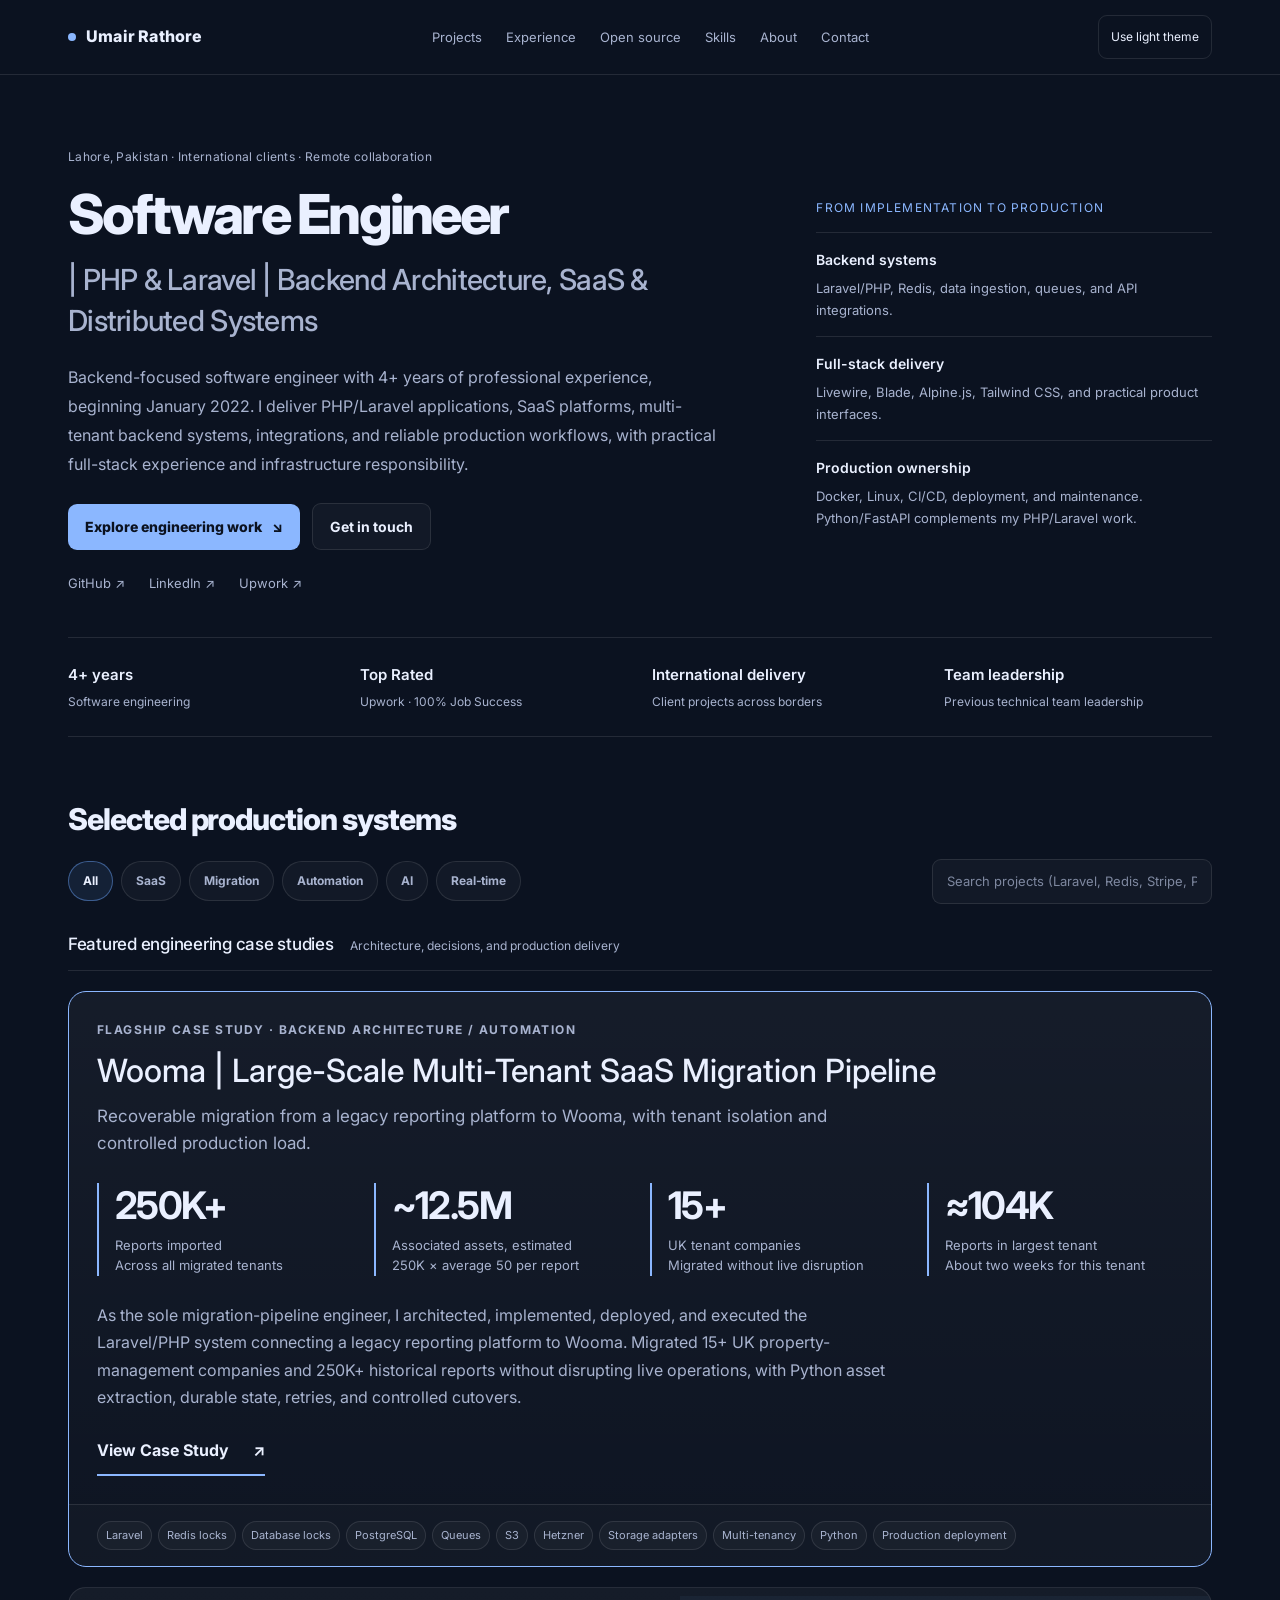
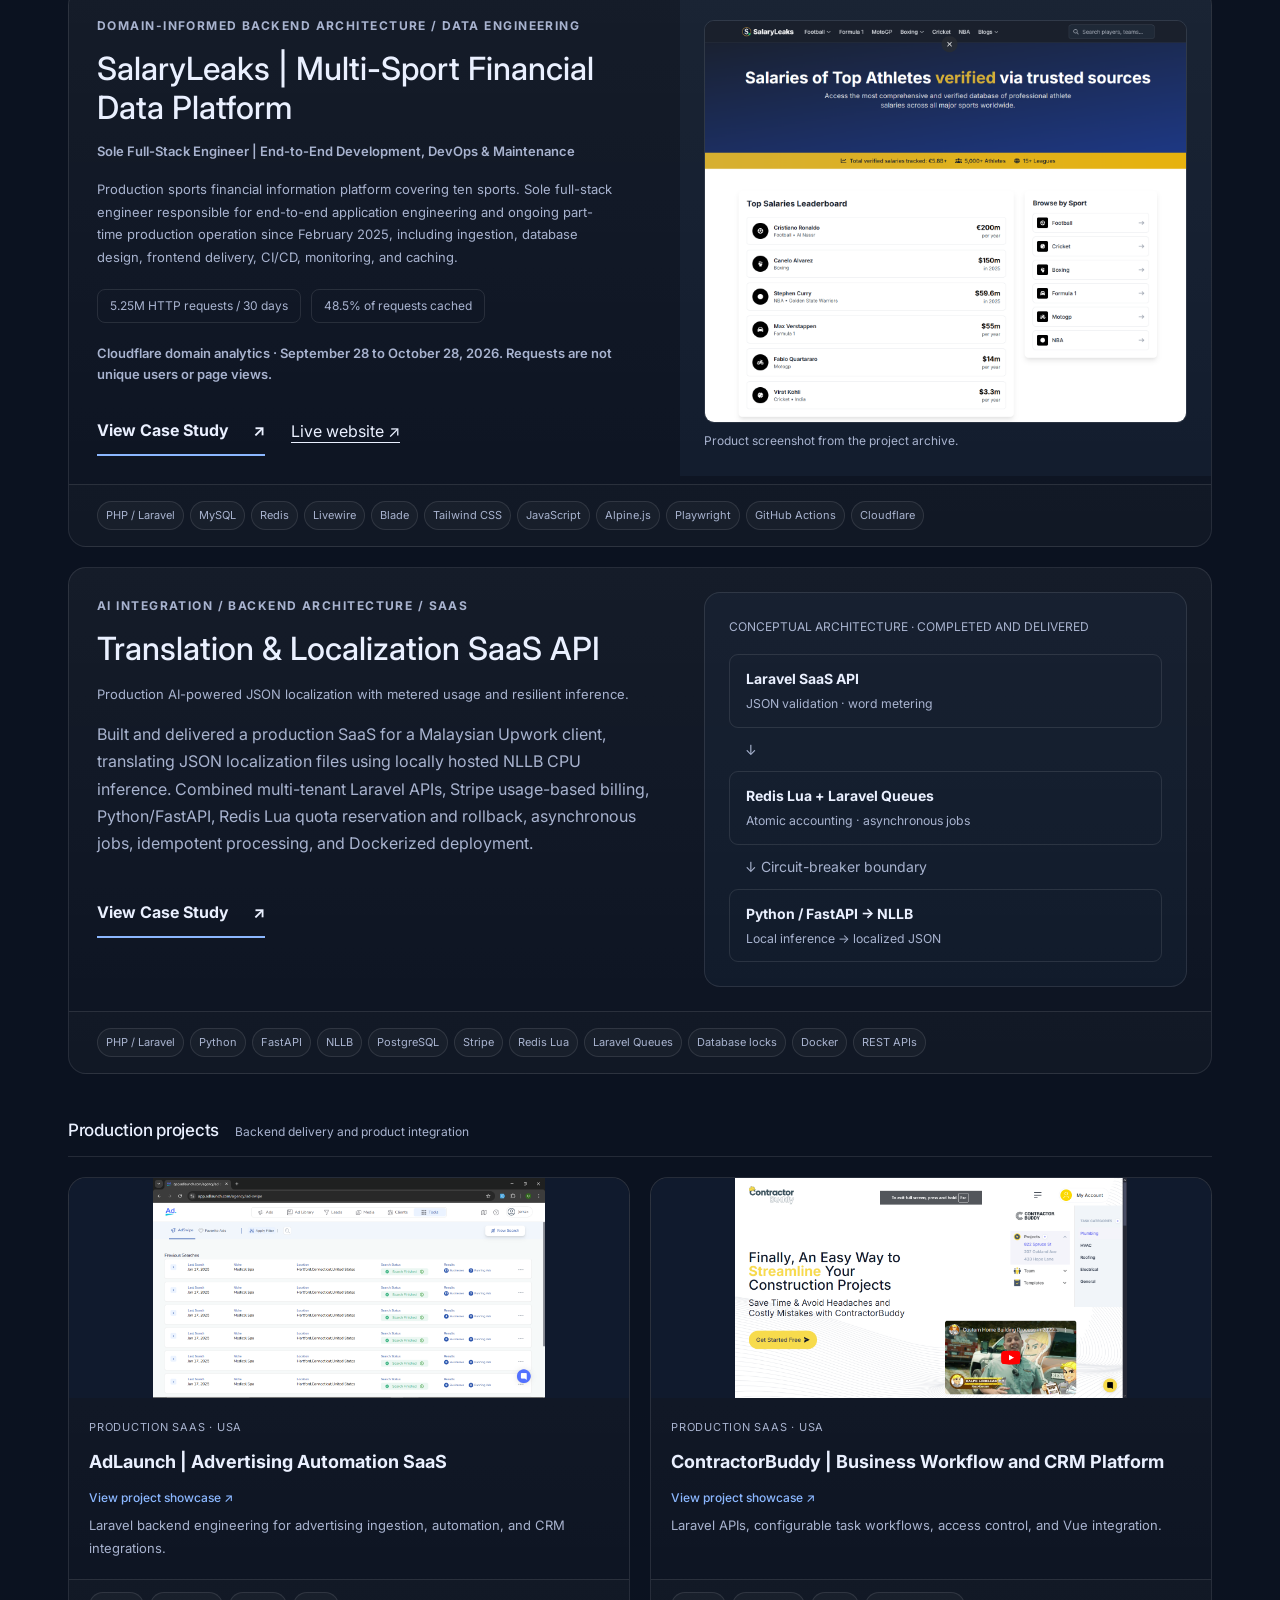
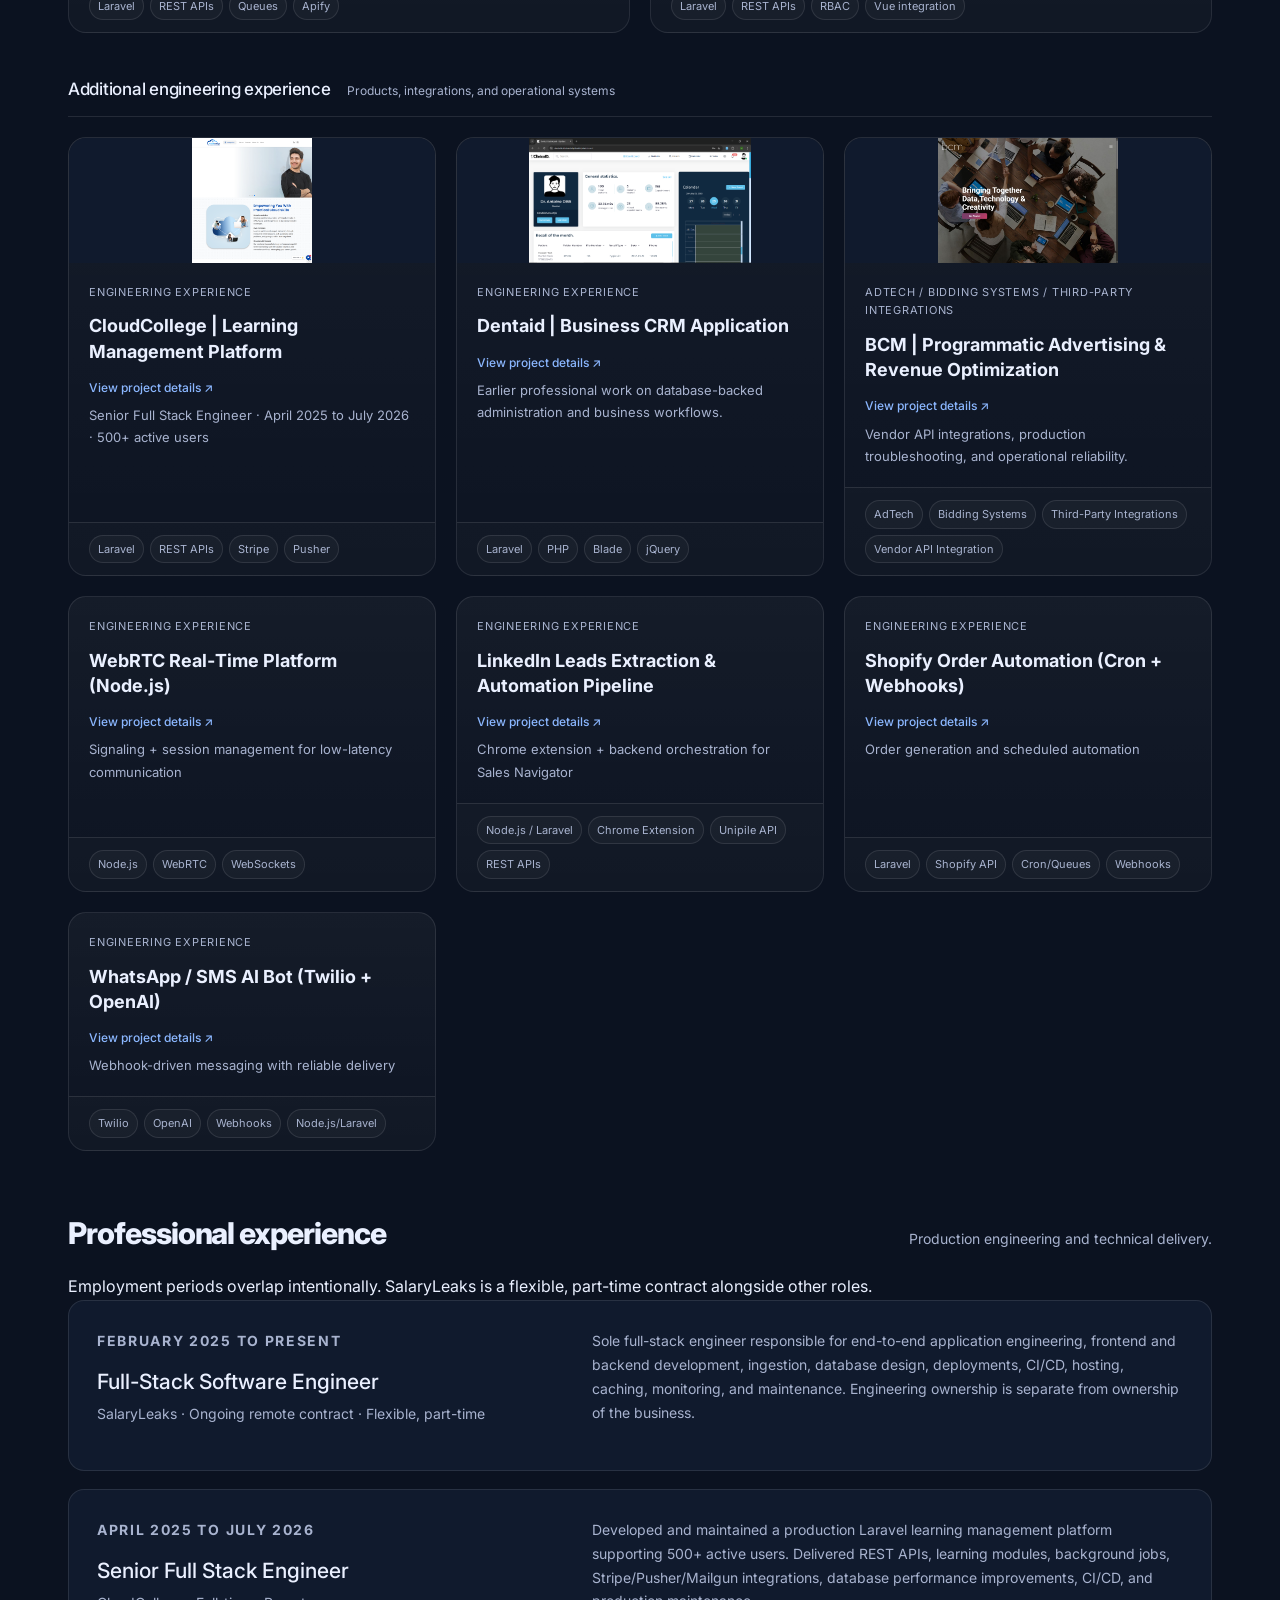
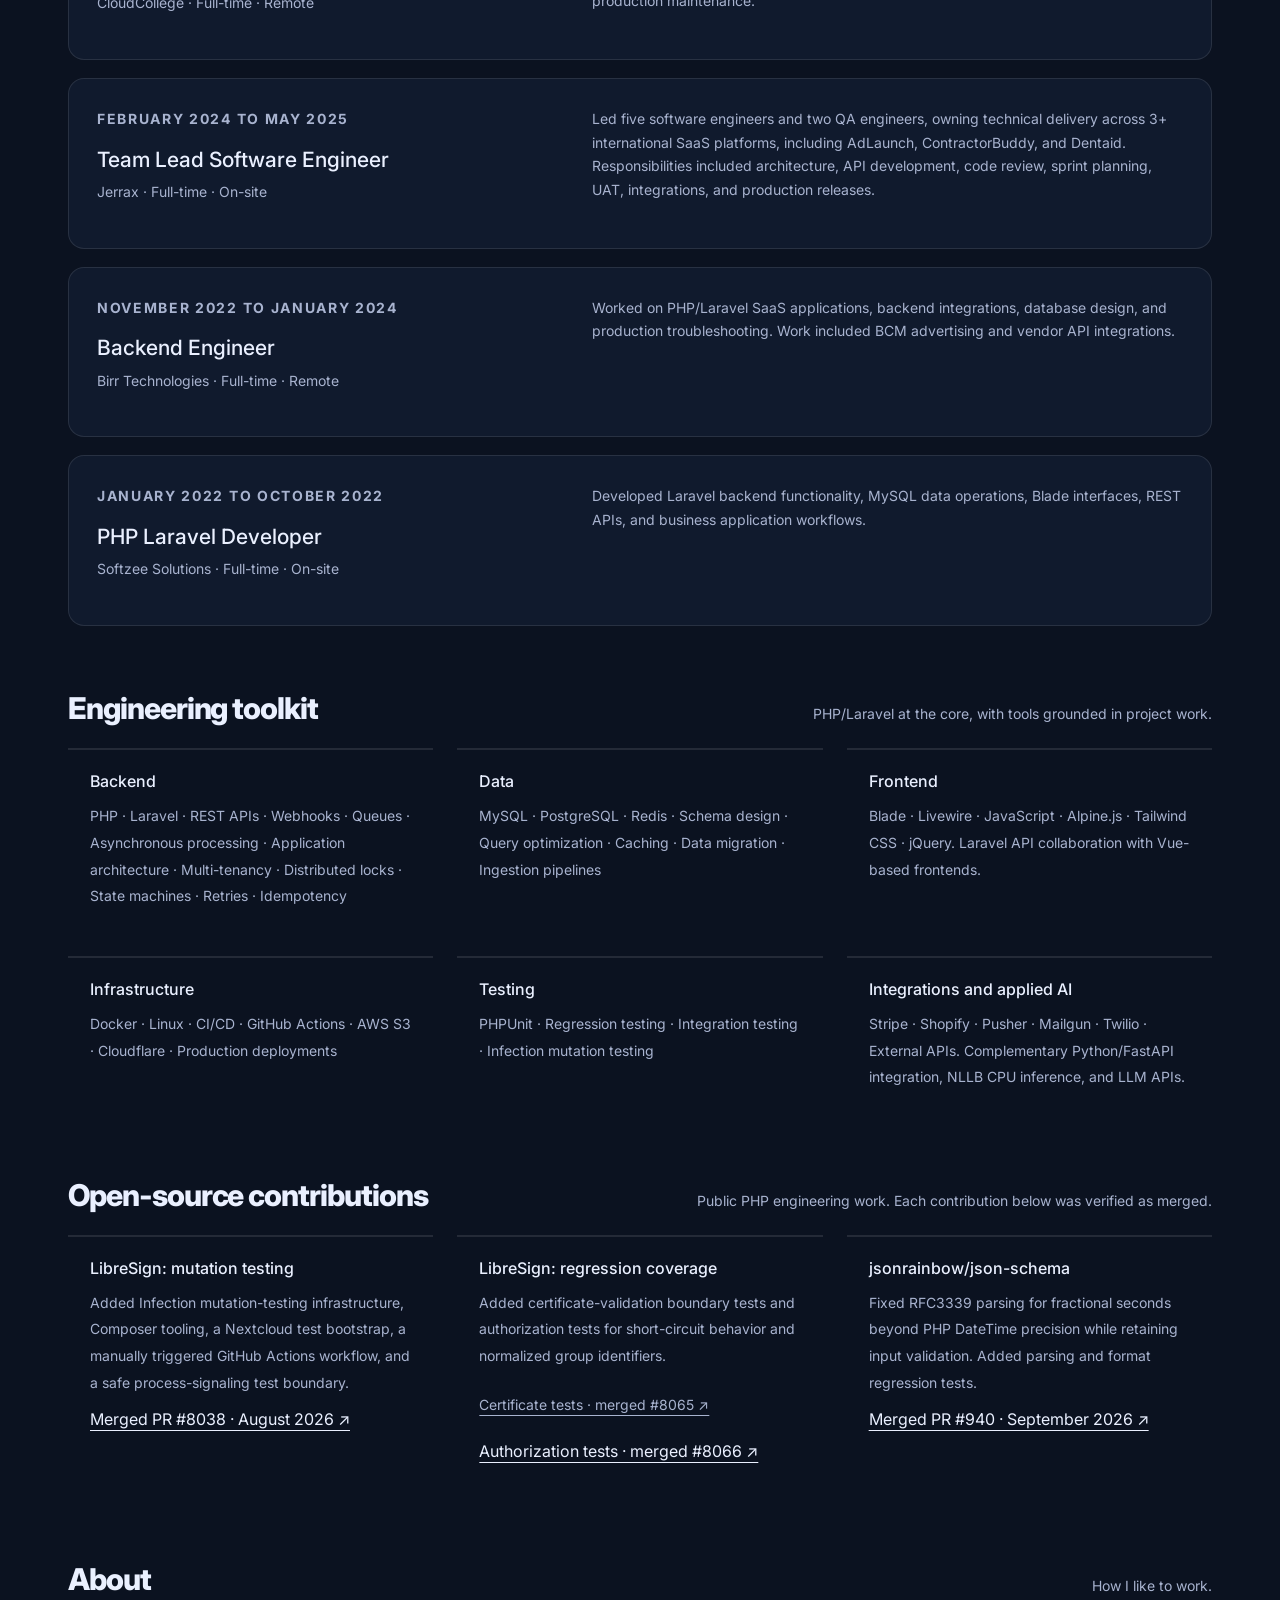
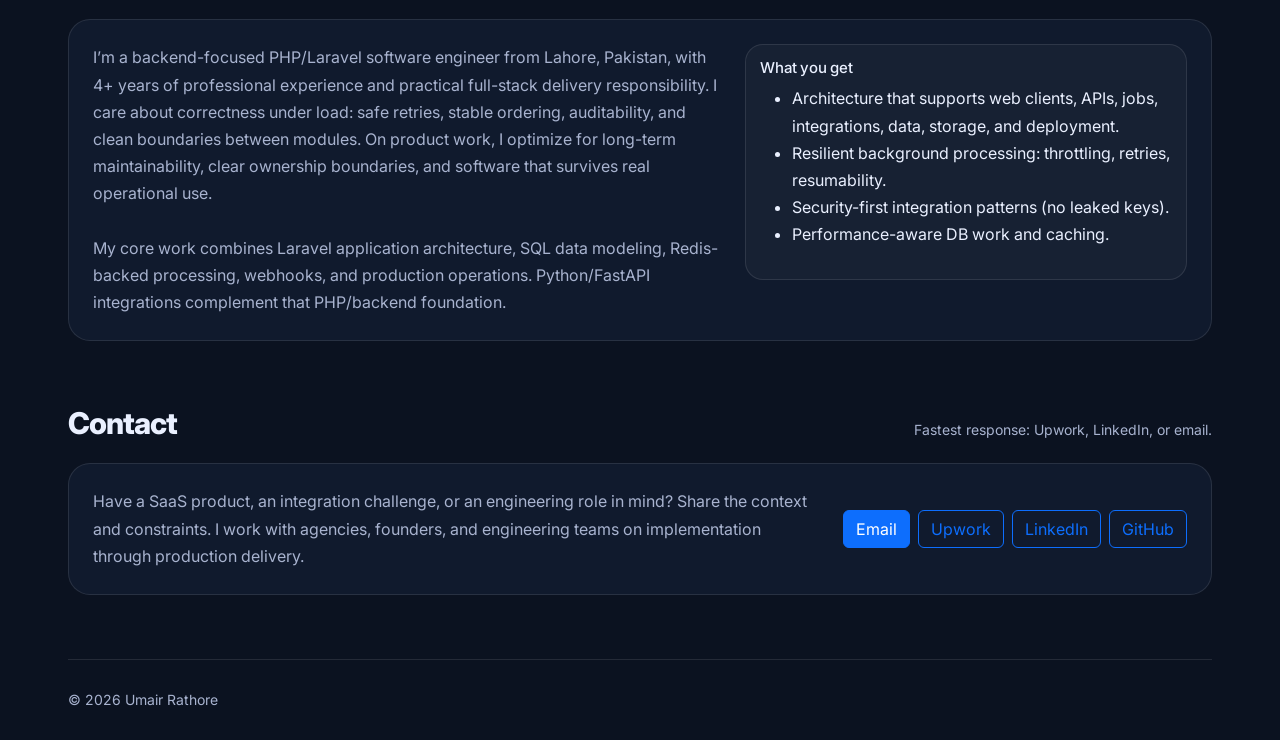
<file: index.html>
<!doctype html>
<html lang="en">
<head>
    <meta charset="utf-8" />
    <meta name="viewport" content="width=device-width, initial-scale=1" />
    <meta name="theme-color" content="#0b1220" />
    <title>Umair Rathore | Software Engineer | PHP &amp; Laravel | Backend Architecture, SaaS &amp; Distributed Systems</title>
    <meta name="description" content="Backend-focused software engineer with 4+ years in PHP/Laravel, SaaS, multi-tenant systems, integrations, production infrastructure and PHP open-source contributions." />
    <link rel="icon" type="image/svg+xml" href="img/favicon.svg">
    <meta name="keywords" content="Umair Rathore,PHP,Laravel,Backend Engineering,Full-Stack,SaaS,PostgreSQL,MySQL,Redis" />
    <meta name="author" content="Umair Rathore" />

    <!-- Open Graph -->
    <meta property="og:title" content="Umair Rathore | Software Engineer | PHP &amp; Laravel | Backend Architecture, SaaS &amp; Distributed Systems" />
    <meta property="og:description" content="Backend-focused software engineer with 4+ years in PHP/Laravel, SaaS, multi-tenant systems, integrations, production infrastructure and PHP open-source contributions." />
    <meta property="og:type" content="website" />
    <meta property="og:site_name" content="Umair Rathore | PHP, Laravel &amp; Backend Engineering" />

    <meta property="og:url" content="https://umairrathore.github.io/PortFolio/" />
    <meta property="og:image" content="https://umairrathore.github.io/PortFolio/img/og-cover.jpg" />
    <meta property="og:image:width" content="1200" />
    <meta property="og:image:height" content="630" />

    <link rel="canonical" href="https://umairrathore.github.io/PortFolio/" />

    <!-- Twitter / X -->
    <meta property="og:image:alt" content="Umair Rathore, Software Engineer specializing in PHP and Laravel, backend architecture, SaaS and distributed systems.">
  <meta name="twitter:image:alt" content="Umair Rathore, Software Engineer specializing in PHP and Laravel, backend architecture, SaaS and distributed systems.">
  <meta name="twitter:card" content="summary_large_image" />
    <meta name="twitter:title" content="Umair Rathore | Software Engineer | PHP &amp; Laravel | Backend Architecture, SaaS &amp; Distributed Systems" />
    <meta name="twitter:description" content="Backend-focused software engineer with 4+ years in PHP/Laravel, SaaS, multi-tenant systems, integrations, production infrastructure and PHP open-source contributions." />
    <meta name="twitter:image" content="https://umairrathore.github.io/PortFolio/img/og-cover.jpg" />

    <!-- Bootstrap 5 -->
    <link href="https://cdn.jsdelivr.net/npm/bootstrap@5.3.3/dist/css/bootstrap.min.css" rel="stylesheet"
          integrity="sha384-QWTKZyjpPEjISv5WaRU9OFeRpok6YctnYmDr5pNlyT2bRjXh0JMhjY6hW+ALEwIH" crossorigin="anonymous" />
    <link rel="preconnect" href="https://fonts.googleapis.com">
    <link rel="preconnect" href="https://fonts.gstatic.com" crossorigin>
    <link href="https://fonts.googleapis.com/css2?family=Inter:wght@400;500;600;700;800&display=swap" rel="stylesheet">

    <link rel="stylesheet" href="css/wooma.css">
    <link rel="stylesheet" href="css/salaryleaks.css">
    <link rel="stylesheet" href="css/translation.css">
    <style>
        :root{
            --bg:#0b1220;
            --panel:#0f1b33;
            --panel2:#101a2d;
            --text:#eaf0ff;
            --muted:#a8b3cf;
            --line:rgba(255,255,255,.10);
            --brand:#6ea8ff;
            --brand2:#8b5cf6;
            --good:#22c55e;
            --warn:#fbbf24;
            --shadow: 0 18px 60px rgba(0,0,0,.38);
            --radius: 18px;
            --radius2: 26px;
            --max: 1160px;
        }
        [data-theme="light"]{
            --bg:#f7f8fb;
            --panel:#ffffff;
            --panel2:#ffffff;
            --text:#0f172a;
            --muted:#475569;
            --line:rgba(2,6,23,.10);
            --shadow: 0 18px 60px rgba(2,6,23,.12);
        }

        *{box-sizing:border-box}
        html{scroll-behavior:smooth}
        body{
            margin:0;
            font-family: Inter, system-ui, -apple-system, Segoe UI, Roboto, Helvetica, Arial, sans-serif;
            background:
                    radial-gradient(1000px 500px at 15% 12%, rgba(110,168,255,.22), transparent 55%),
                    radial-gradient(900px 520px at 85% 16%, rgba(139,92,246,.16), transparent 55%),
                    radial-gradient(900px 520px at 65% 90%, rgba(34,197,94,.10), transparent 55%),
                    var(--bg);
            color:var(--text);
        }
        a{color:inherit}
        .wrap{max-width:var(--max); margin:0 auto; padding:0 18px}

        /* Top bar */
        .topbar{
            position:sticky; top:0; z-index:50;
            backdrop-filter: blur(14px);
            background: color-mix(in srgb, var(--bg) 72%, transparent);
            border-bottom:1px solid var(--line);
        }
        .topbar-inner{
            display:flex; align-items:center; justify-content:space-between;
            padding:12px 0; gap:10px;
        }
        .brand{
            display:flex; align-items:center; gap:10px;
            text-decoration:none;
            font-weight:800; letter-spacing:.2px;
            font-family: Montserrat, Inter, system-ui, sans-serif;
        }
        .brand-dot{
            width:12px; height:12px; border-radius:50%;
            background: linear-gradient(135deg, var(--brand), var(--brand2));
            box-shadow: 0 0 0 5px rgba(110,168,255,.16);
        }
        .navlinks{display:flex; gap:10px; flex-wrap:wrap; justify-content:flex-end}
        .navlinks a{
            text-decoration:none; font-size:14px;
            color:var(--muted);
            padding:8px 10px;
            border-radius:12px;
            border:1px solid transparent;
        }
        .navlinks a:hover{
            color:var(--text);
            border-color: var(--line);
            background: rgba(255,255,255,.04);
        }

        /* Hero */
        .hero{padding:44px 0 18px}
        .hero-grid{
            display:grid;
            grid-template-columns: 1.25fr .75fr;
            gap:18px;
            align-items:stretch;
        }
        @media (max-width: 992px){
            .hero-grid{grid-template-columns:1fr}
        }
        .p-card{
            background: linear-gradient(180deg, rgba(255,255,255,.045), rgba(255,255,255,.012));
            border:1px solid var(--line);
            border-radius: var(--radius2);
            box-shadow: var(--shadow);
            overflow:hidden;
        }
        .hero-left{padding:24px; position:relative}
        .kicker{
            display:inline-flex; align-items:center; gap:10px;
            color:var(--muted); font-weight:600; font-size:14px;
        }
        .pill{
            border:1px solid var(--line);
            background: rgba(255,255,255,.04);
            padding:6px 10px;
            border-radius:999px;
            font-size:12px;
            color:var(--muted);
        }
        h1{
            margin:14px 0 10px;
            font-family: Montserrat, Inter, system-ui, sans-serif;
            font-weight:800;
            letter-spacing:-.6px;
            line-height:1.05;
            font-size: clamp(32px, 3.2vw, 46px);
        }
        .sub{
            color:var(--muted);
            max-width: 70ch;
            margin: 0 0 16px;
            font-size: 15.5px;
        }
        .cta-row{display:flex; gap:10px; flex-wrap:wrap; align-items:center}
        .btn-brand{
            background: linear-gradient(135deg, var(--brand), var(--brand2));
            color: #061024;
            border:0;
            font-weight:800;
            padding:10px 14px;
            border-radius:14px;
            text-decoration:none;
            display:inline-flex; align-items:center; gap:10px;
            box-shadow: 0 12px 30px rgba(110,168,255,.20);
        }
        .btn-ghost{
            border:1px solid var(--line);
            background: rgba(255,255,255,.03);
            color: var(--text);
            font-weight:700;
            padding:10px 14px;
            border-radius:14px;
            text-decoration:none;
            display:inline-flex; align-items:center; gap:10px;
        }
        .btn-ghost:hover{background: rgba(255,255,255,.05)}
        .hero-right{padding:18px}
        .mini{
            border:1px solid var(--line);
            border-radius: 18px;
            background: rgba(255,255,255,.03);
            padding:14px;
            margin-bottom:12px;
        }
        .mini h3{
            margin:0 0 8px;
            font-family: Montserrat, Inter, system-ui, sans-serif;
            font-size: 15px;
            letter-spacing:-.2px;
        }
        .kv{display:flex; gap:10px; flex-wrap:wrap}
        .kv .tag{
            font-size:12px;
            padding:6px 10px;
            border-radius:999px;
            background: rgba(255,255,255,.04);
            border:1px solid var(--line);
            color: var(--muted);
        }

        /* Sections */
        section{padding:36px 0 0}
        .section-title{
            display:flex; align-items:flex-end; justify-content:space-between;
            gap:12px; margin: 0 0 14px;
        }
        .section-title h2{
            font-family: Montserrat, Inter, system-ui, sans-serif;
            font-weight:800; letter-spacing:-.4px;
            margin:0;
        }
        .section-title p{margin:0; color:var(--muted); font-size:14px}

        /* Project grid */
        .filters{
            display:flex; gap:10px; flex-wrap:wrap; align-items:center;
            margin: 10px 0 18px;
        }
        .chip{
            border:1px solid var(--line);
            background: rgba(255,255,255,.03);
            color: var(--muted);
            font-weight:700;
            padding:8px 12px;
            border-radius:999px;
            font-size:13px;
            cursor:pointer;
            user-select:none;
        }
        .chip.active{
            color: var(--text);
            border-color: rgba(110,168,255,.45);
            background: rgba(110,168,255,.10);
        }
        .search{
            margin-left:auto;
            min-width: 260px;
        }
        .search input{
            width:100%;
            border-radius:999px;
            padding:10px 14px;
            border:1px solid var(--line);
            background: rgba(255,255,255,.03);
            color: var(--text);
            outline:none;
        }
        .search input::placeholder{color: color-mix(in srgb, var(--muted) 72%, transparent)}

        .grid{
            display:grid;
            grid-template-columns: repeat(12, 1fr);
            gap:14px;
        }
        @media (max-width: 992px){
            .grid{grid-template-columns: repeat(6, 1fr);}
        }
        @media (max-width: 640px){
            .grid{grid-template-columns: repeat(1, 1fr);}
        }
        .proj{
            grid-column: span 6;
            background: linear-gradient(180deg, rgba(255,255,255,.045), rgba(255,255,255,.012));
            border:1px solid var(--line);
            border-radius: var(--radius);
            overflow:hidden;
            box-shadow: 0 14px 44px rgba(0,0,0,.22);
            transition: transform .25s ease, border-color .25s ease;
            cursor:pointer;
            display:flex; flex-direction:column;
            min-height: 320px;
        }
        @media (max-width: 992px){ .proj{grid-column: span 6;} }
        @media (max-width: 640px){ .proj{grid-column: span 12;} }
        .proj:hover{
            transform: translateY(-6px);
            border-color: rgba(110,168,255,.40);
        }
        .thumb{
            position:relative;
            height: 170px;
            background: rgba(255,255,255,.04);
            overflow:hidden;
        }
        .thumb img{
            width:100%; height:100%;
            object-fit:cover;
            transform: scale(1.03);
            transition: transform .35s ease;
            filter: saturate(1.1);
        }
        .proj:hover .thumb img{transform: scale(1.08)}
        .thumb .overlay{
            position:absolute; inset:0;
            background: linear-gradient(180deg, rgba(0,0,0,0), rgba(0,0,0,.55));
            display:flex;
            align-items:flex-end;
            padding:10px 12px;
            gap:8px;
        }
        .badge-pill{
            font-size:12px;
            font-weight:800;
            padding:6px 10px;
            border-radius:999px;
            background: rgba(0,0,0,.35);
            border:1px solid rgba(255,255,255,.18);
            color:#fff;
        }
        .proj-body{padding:14px 14px 12px; flex:1}
        .proj-title{
            font-family: Montserrat, Inter, system-ui, sans-serif;
            font-weight:800;
            letter-spacing:-.25px;
            margin:0 0 6px;
            font-size: 17px;
            line-height:1.15;
        }
        .proj-desc{margin:0; color:var(--muted); font-size:14px}
        .proj-tags{
            display:flex; flex-wrap:wrap; gap:8px;
            padding: 10px 14px 14px;
            border-top:1px solid var(--line);
            background: rgba(255,255,255,.015);
        }
        .t{
            font-size:12px;
            padding:6px 10px;
            border-radius:999px;
            border:1px solid var(--line);
            background: rgba(255,255,255,.03);
            color: var(--muted);
            white-space:nowrap;
        }

        /* Skills */
        .skills{
            display:flex; flex-wrap:wrap; gap:10px;
        }
        .skill{
            font-size:13px;
            padding:10px 12px;
            border-radius: 999px;
            border:1px solid var(--line);
            background: rgba(255,255,255,.03);
            color: var(--text);
            font-weight:700;
        }
        .skill small{color:var(--muted); font-weight:700}

        /* Footer */
        footer{
            padding:34px 0 40px;
            color: var(--muted);
            border-top:1px solid var(--line);
            margin-top: 38px;
            font-size:14px;
        }

        /* Modal polish (Upwork-ish) */
        .modal-content{
            background: var(--panel);
            border:1px solid var(--line);
            border-radius: 20px;
            box-shadow: var(--shadow);
            color: var(--text);
        }
        .modal-header, .modal-footer{border-color: var(--line)}
        .modal-title{font-family: Montserrat, Inter, system-ui, sans-serif; font-weight:800}
        .modal .meta{
            display:flex; gap:10px; flex-wrap:wrap;
            margin-top: 6px;
        }
        .modal .meta a{
            color: var(--brand);
            text-decoration: none;
            font-weight: 800;
            font-size: 13px;
            border:1px solid color-mix(in srgb, var(--brand) 40%, transparent);
            padding:7px 10px;
            border-radius:999px;
            background: rgba(110,168,255,.10);
        }
        .modal .meta a:hover{background: rgba(110,168,255,.16)}
        .modal .bullets{margin:12px 0 0; padding-left: 18px; color: var(--muted)}
        .carousel-inner{
            border-radius: 16px;
            border:1px solid var(--line);
            overflow:hidden;
            background: transparent;
        }

        .carousel-item img{
            width:100%;
            height: 370px;
            object-fit: cover;
        }
        .carousel-control-prev,
        .carousel-control-next {
            opacity: 1;
        }
        .carousel-control-prev-icon,
        .carousel-control-next-icon {
            filter: none;
            background-color: rgba(0,0,0,0.75);
            border-radius: 50%;
            padding: 12px;
            box-shadow: 0 6px 16px rgba(0,0,0,0.6);
            background-size: 55%;

            mix-blend-mode: difference;

        }
        .carousel-control-prev:hover .carousel-control-prev-icon,
        .carousel-control-next:hover .carousel-control-next-icon {
            transform: scale(1.08);
        }

        @supports not (mix-blend-mode: difference) {
            .carousel-control-prev-icon,
            .carousel-control-next-icon {
                background-color: rgba(0,0,0,0.8);
            }
        }

        .carousel-indicators [data-bs-target] {
            /*width: 8px;*/
            /*height: 8px;*/
            border-radius: 50%;
            /*margin: 0 5px;*/
            width: 7px;
            height: 7px;
            margin: 0 4px;
            background-color: rgba(255,255,255,0.85);

            /* 🔥 adaptive contrast */
            mix-blend-mode: difference;

            opacity: 1;
            border: none;
        }

        .carousel-indicators .active {
            background-color: rgba(255,255,255,1);
            transform: scale(1.25);
        }
        @supports not (mix-blend-mode: difference) {
            .carousel-indicators [data-bs-target] {
                background-color: rgba(0,0,0,0.65);
            }

            .carousel-indicators .active {
                background-color: rgba(0,0,0,0.9);
            }
        }
        .carousel-control-prev,
        .carousel-control-next,
        .carousel-indicators {
            z-index: 3;
        }
        .carousel-indicators {
            display: inline-flex;
            align-items: center;
            justify-content: center;

            width: auto;
            max-width: max-content;

            background: rgba(0, 0, 0, 0.35);
            backdrop-filter: blur(6px);

            padding: 4px 8px;
            border-radius: 999px;

            margin: 0 auto 10px auto;
        }



        @media (max-width: 640px){
            .carousel-item img{height: 260px;}
            .search{min-width: 160px;}
        }


        @media (max-width: 768px){
            .wrap{padding:0 14px}
            .topbar-inner{align-items:flex-start; flex-direction:column}
            .topbar-inner > .d-flex{width:100%; flex-direction:column; align-items:stretch !important}
            .navlinks{display:grid; grid-template-columns:repeat(4, minmax(0, 1fr)); width:100%; gap:6px}
            .navlinks a{text-align:center; padding:8px 6px; font-size:13px}
            #themeBtn{width:100%; margin-top:2px}
            .hero{padding:24px 0 8px}
            .hero-left,.hero-right{padding:16px}
            .kicker{display:flex; flex-wrap:wrap; gap:8px}
            h1{font-size:clamp(30px, 9vw, 38px); line-height:1.08; letter-spacing:-.2px}
            .sub{font-size:15px; max-width:none}
            .cta-row{display:grid; grid-template-columns:1fr 1fr; gap:8px}
            .cta-row a{justify-content:center; min-height:42px; text-align:center}
            .btn-brand{grid-column:1 / -1}
            .section-title{display:block}
            .section-title p{margin-top:6px}
            .filters{display:grid; grid-template-columns:1fr 1fr; gap:8px}
            .chip{text-align:center; padding:9px 10px}
            .search{grid-column:1 / -1; margin-left:0; min-width:0; width:100%}
            .proj{min-height:0}
            .thumb{height:150px}
            .proj-tags{gap:6px}
            .t{white-space:normal}
            .skills{display:grid; grid-template-columns:1fr; gap:8px}
            .skill{border-radius:14px; line-height:1.35}
            .modal-dialog{margin:10px}
            .modal-body{padding:14px}
            .carousel-item img{height:220px; object-fit:contain; background:rgba(255,255,255,.03)}
        }

        @media (max-width: 430px){
            .wrap{padding:0 12px}
            .brand span:last-child{font-size:15px}
            .navlinks{grid-template-columns:repeat(2, minmax(0, 1fr))}
            .hero-left,.hero-right{padding:14px; border-radius:18px}
            .pill,.kv .tag,.badge-pill{font-size:11px}
            .cta-row{grid-template-columns:1fr}
            .btn-brand{grid-column:auto}
            .filters{grid-template-columns:1fr}
            .thumb{height:138px}
            .proj-title{font-size:16px}
            .proj-desc{font-size:13.5px}
            .p-card.p-4{padding:16px !important}
            .col-lg-4.d-flex{justify-content:flex-start !important}
        }
    </style>
    <link rel="stylesheet" href="css/portfolio-polish.css">
</head>

<body>
<a class="home-skip" href="#top">Skip to main content</a>
<header class="topbar"><div class="wrap"><div class="topbar-inner">
<a class="brand" href="#top"><span class="brand-dot" aria-hidden="true"></span>Umair Rathore</a>
<nav class="navlinks" aria-label="Main navigation"><a href="#projects">Projects</a><a href="#experience">Experience</a><a href="#open-source">Open source</a><a href="#skills">Skills</a><a href="#about">About</a><a href="#contact">Contact</a></nav>
<button id="themeBtn" type="button" class="theme-control" aria-pressed="false">Use light theme</button>
</div></div></header>
<main id="top" class="wrap">
    <!-- Hero -->
    <div class="hero" aria-labelledby="hero-title"><div class="hero-grid">
      <div class="hero-left"><p class="hero-kicker">Lahore, Pakistan · International clients · Remote collaboration</p>
        <h1 id="hero-title">Software Engineer <span>| PHP &amp; Laravel | Backend Architecture, SaaS &amp; Distributed Systems</span></h1>
        <p class="sub">Backend-focused software engineer with 4+ years of professional experience, beginning January 2022. I deliver PHP/Laravel applications, SaaS platforms, multi-tenant backend systems, integrations, and reliable production workflows, with practical full-stack experience and infrastructure responsibility.</p>
        <div class="cta-row"><a class="btn-brand" href="#projects">Explore engineering work <span aria-hidden="true">↘</span></a><a class="btn-ghost" href="mailto:umairrathore05@gmail.com">Get in touch</a></div>
        <div class="hero-socials"><a href="https://github.com/UmairRathore" target="_blank" rel="noopener">GitHub ↗</a><a href="https://www.linkedin.com/in/umairrathore/" target="_blank" rel="noopener">LinkedIn ↗</a><a href="https://www.upwork.com/freelancers/~0189e2b25fac579624" target="_blank" rel="noopener">Upwork ↗</a></div>
      </div>
      <aside class="hero-right" aria-label="Engineering focus"><div class="focus-heading">From implementation to production</div><dl class="focus-list"><div><dt>Backend systems</dt><dd>Laravel/PHP, Redis, data ingestion, queues, and API integrations.</dd></div><div><dt>Full-stack delivery</dt><dd>Livewire, Blade, Alpine.js, Tailwind CSS, and practical product interfaces.</dd></div><div><dt>Production ownership</dt><dd>Docker, Linux, CI/CD, deployment, and maintenance. Python/FastAPI complements my PHP/Laravel work.</dd></div></dl></aside>
    </div></div>
    <section class="credibility" aria-label="Professional credentials"><div><strong>4+ years</strong><span>Software engineering</span></div><div><a href="https://www.upwork.com/freelancers/~0189e2b25fac579624" target="_blank" rel="noopener"><strong>Top Rated</strong><span>Upwork · 100% Job Success</span></a></div><div><strong>International delivery</strong><span>Client projects across borders</span></div><div><strong>Team leadership</strong><span>Previous technical team leadership</span></div></section>
    <!-- Projects -->
    <section id="projects">
        <div class="section-title">
            <h2>Selected production systems</h2>
<!--            <p>Click a card for an Upwork-style image preview + details.</p>-->
        </div>

        <div class="filters">
            <button type="button" class="chip active" data-filter="all" aria-pressed="true">All</button>
            <button type="button" class="chip" data-filter="saas" aria-pressed="false">SaaS</button>
            <button type="button" class="chip" data-filter="migration" aria-pressed="false">Migration</button>
            <button type="button" class="chip" data-filter="automation" aria-pressed="false">Automation</button>
            <button type="button" class="chip" data-filter="ai" aria-pressed="false">AI</button>
            <button type="button" class="chip" data-filter="realtime" aria-pressed="false">Real‑time</button>

            <div class="search">
                <label class="visually-hidden" for="searchInput">Search projects</label><input id="searchInput" type="text" placeholder="Search projects (Laravel, Redis, Stripe, PDF)…" />
            </div>
        </div>

        <p id="projectStatus" class="visually-hidden" role="status" aria-live="polite"></p><div id="projectGrid" class="grid"></div>
    </section>

    <!-- Experience -->
    <section id="experience">
<div class="section-title"><h2>Professional experience</h2><p>Production engineering and technical delivery.</p></div><p class="experience-note">Employment periods overlap intentionally. SalaryLeaks is a flexible, part-time contract alongside other roles.</p><article class="experience-entry"><div><p class="wooma-eyebrow">February 2025 to Present</p><h3>Full-Stack Software Engineer</h3><p>SalaryLeaks · Ongoing remote contract · Flexible, part-time</p></div><div><p>Sole full-stack engineer responsible for end-to-end application engineering, frontend and backend development, ingestion, database design, deployments, CI/CD, hosting, caching, monitoring, and maintenance. Engineering ownership is separate from ownership of the business.</p></div></article>
<article class="experience-entry"><div><p class="wooma-eyebrow">April 2025 to July 2026</p><h3>Senior Full Stack Engineer</h3><p>CloudCollege · Full-time · Remote</p></div><div><p>Developed and maintained a production Laravel learning management platform supporting 500+ active users. Delivered REST APIs, learning modules, background jobs, Stripe/Pusher/Mailgun integrations, database performance improvements, CI/CD, and production maintenance.</p></div></article>
<article class="experience-entry"><div><p class="wooma-eyebrow">February 2024 to May 2025</p><h3>Team Lead Software Engineer</h3><p>Jerrax · Full-time · On-site</p></div><div><p>Led five software engineers and two QA engineers, owning technical delivery across 3+ international SaaS platforms, including AdLaunch, ContractorBuddy, and Dentaid. Responsibilities included architecture, API development, code review, sprint planning, UAT, integrations, and production releases.</p></div></article>
<article class="experience-entry"><div><p class="wooma-eyebrow">November 2022 to January 2024</p><h3>Backend Engineer</h3><p>Birr Technologies · Full-time · Remote</p></div><div><p>Worked on PHP/Laravel SaaS applications, backend integrations, database design, and production troubleshooting. Work included BCM advertising and vendor API integrations.</p></div></article>
<article class="experience-entry"><div><p class="wooma-eyebrow">January 2022 to October 2022</p><h3>PHP Laravel Developer</h3><p>Softzee Solutions · Full-time · On-site</p></div><div><p>Developed Laravel backend functionality, MySQL data operations, Blade interfaces, REST APIs, and business application workflows.</p></div></article>
  </section>
    <!-- Skills -->
    <section id="skills">
<div class="section-title"><h2>Engineering toolkit</h2><p>PHP/Laravel at the core, with tools grounded in project work.</p></div><div class="skill-groups"><article><h3>Backend</h3><p>PHP · Laravel · REST APIs · Webhooks · Queues · Asynchronous processing · Application architecture · Multi-tenancy · Distributed locks · State machines · Retries · Idempotency</p></article><article><h3>Data</h3><p>MySQL · PostgreSQL · Redis · Schema design · Query optimization · Caching · Data migration · Ingestion pipelines</p></article><article><h3>Frontend</h3><p>Blade · Livewire · JavaScript · Alpine.js · Tailwind CSS · jQuery. Laravel API collaboration with Vue-based frontends.</p></article><article><h3>Infrastructure</h3><p>Docker · Linux · CI/CD · GitHub Actions · AWS S3 · Cloudflare · Production deployments</p></article><article><h3>Testing</h3><p>PHPUnit · Regression testing · Integration testing · Infection mutation testing</p></article><article><h3>Integrations and applied AI</h3><p>Stripe · Shopify · Pusher · Mailgun · Twilio · External APIs. Complementary Python/FastAPI integration, NLLB CPU inference, and LLM APIs.</p></article></div>
  </section>
<section id="open-source"><div class="section-title"><h2>Open-source contributions</h2><p>Public PHP engineering work. Each contribution below was verified as merged.</p></div><div class="skill-groups">
 <article><h3>LibreSign: mutation testing</h3><p>Added Infection mutation-testing infrastructure, Composer tooling, a Nextcloud test bootstrap, a manually triggered GitHub Actions workflow, and a safe process-signaling test boundary.</p><a href="https://github.com/LibreSign/libresign/pull/8038" target="_blank" rel="noopener">Merged PR #8038 · August 2026 ↗</a></article>
 <article><h3>LibreSign: regression coverage</h3><p>Added certificate-validation boundary tests and authorization tests for short-circuit behavior and normalized group identifiers.</p><p><a href="https://github.com/LibreSign/libresign/pull/8065" target="_blank" rel="noopener">Certificate tests · merged #8065 ↗</a></p><a href="https://github.com/LibreSign/libresign/pull/8066" target="_blank" rel="noopener">Authorization tests · merged #8066 ↗</a></article>
 <article><h3>jsonrainbow/json-schema</h3><p>Fixed RFC3339 parsing for fractional seconds beyond PHP DateTime precision while retaining input validation. Added parsing and format regression tests.</p><a href="https://github.com/jsonrainbow/json-schema/pull/940" target="_blank" rel="noopener">Merged PR #940 · September 2026 ↗</a></article>
 </div></section>
    <!-- About -->
    <section id="about">
        <div class="section-title">
            <h2>About</h2>
            <p>How I like to work.</p>
        </div>

        <div class="p-card p-4" style="border-radius:22px">
            <div class="row g-4">
                <div class="col-lg-7">
                    <div style="color:var(--muted)">
                        I’m a backend-focused PHP/Laravel software engineer from Lahore, Pakistan, with 4+ years of professional experience and practical full-stack delivery responsibility. I care about correctness under load: safe retries, stable ordering,
                        auditability, and clean boundaries between modules. On product work, I optimize for long-term maintainability, clear ownership boundaries, and software that survives real operational use.
                        <br/><br/>
                        My core work combines Laravel application architecture, SQL data modeling, Redis-backed processing, webhooks, and production operations. Python/FastAPI integrations complement that PHP/backend foundation.
                    </div>
                </div>
                <div class="col-lg-5">
                    <div class="mini" style="margin:0">
                        <h3>What you get</h3>
                        <ul class="bullets">
                            <li>Architecture that supports web clients, APIs, jobs, integrations, data, storage, and deployment.</li>
                            <li>Resilient background processing: throttling, retries, resumability.</li>
                            <li>Security-first integration patterns (no leaked keys).</li>
                            <li>Performance-aware DB work and caching.</li>
                        </ul>
                    </div>
                </div>
            </div>
        </div>
    </section>

    <!-- Contact -->
    <section id="contact">
        <div class="section-title">
            <h2>Contact</h2>
            <p>Fastest response: Upwork, LinkedIn, or email.</p>
        </div>

        <div class="p-card p-4" style="border-radius:22px">
            <div class="row g-3 align-items-center">
                <div class="col-lg-8" style="color:var(--muted)">
                    Have a SaaS product, an integration challenge, or an engineering role in mind? Share the context and constraints. I work with agencies, founders, and engineering teams on implementation through production delivery.
                </div>
                <div class="col-lg-4 d-flex gap-2 justify-content-lg-end flex-wrap">
                    <a class="btn btn-primary" href="mailto:umairrathore05@gmail.com">Email</a>
                    <a class="btn btn-outline-primary" href="https://www.upwork.com/freelancers/~0189e2b25fac579624" target="_blank" rel="noopener">Upwork</a>
                    <a class="btn btn-outline-primary" href="https://www.linkedin.com/in/umairrathore/" target="_blank" rel="noopener">LinkedIn</a>
                    <a class="btn btn-outline-primary" href="https://github.com/UmairRathore" target="_blank" rel="noopener">GitHub</a>
                </div>
            </div>
        </div>
    </section>

    <footer>
        <div class="d-flex flex-wrap justify-content-between gap-2">
            <div>© <span id="year"></span> Umair Rathore
<!--                - Built as a single-file GitHub Pages site.-->
            </div>
<!--            <div>Tip: replace the image URLs inside <code>projects</code> in the script to use your own screenshots.</div>-->
        </div>
    </footer>
</main>

<!-- Project Modal -->
<div class="modal" id="projectModal" tabindex="-1" aria-hidden="true" aria-labelledby="pmTitle">
    <div class="modal-dialog modal-xl modal-dialog-centered modal-dialog-scrollable">
        <div class="modal-content">
            <div class="modal-header">
                <div>
                    <h2 class="modal-title h5" id="pmTitle">Project</h2>
                    <div class="meta" id="pmLinks"></div>
                </div>
                <button type="button" class="btn-close btn-close-white" data-bs-dismiss="modal" aria-label="Close"></button>
            </div>

            <div class="modal-body">
                <div id="pmCarouselWrap" class="mb-3"></div>

                <div class="row g-4">
                    <div class="col-lg-7">
                        <div id="pmDesc" style="color:var(--muted)"></div>
                        <ul id="pmBullets" class="bullets"></ul>
                    </div>
                    <div class="col-lg-5">
                        <div class="mini" style="margin:0">
                            <h3>Tech</h3>
                            <div id="pmTech" class="kv"></div>
                        </div>
                        <div class="mini" style="margin:12px 0 0">
                            <h3>Category</h3>
                            <div id="pmCats" class="kv"></div>
                        </div>
                    </div>
                </div>
            </div>

            <div class="modal-footer">
<!--                <div class="me-auto" style="color:var(&#45;&#45;muted); font-size:13px">-->
<!--                    Preview images are placeholders - swap with your real screenshots anytime.-->
<!--                </div>-->
                <button type="button" class="btn btn-outline-light" style="border-color:var(--line); color:var(--text)" data-bs-dismiss="modal">Close</button>
            </div>
        </div>
    </div>
</div>

<!-- Bootstrap JS -->
<script src="https://cdn.jsdelivr.net/npm/bootstrap@5.3.3/dist/js/bootstrap.bundle.min.js"
        integrity="sha384-YvpcrYf0tY3lHB60NNkmXc5s9fDVZLESaAA55NDzOxhy9GkcIdslK1eN7N6jIeHz"
        crossorigin="anonymous"></script>

<script>
    // ---------------------------
    // Data
    // ---------------------------
    const projects = [
        {
            id: "wooma-migration",
            title: "Wooma | Large-Scale Multi-Tenant SaaS Migration Pipeline",
            subtitle: "Recoverable migration from a legacy reporting platform to Wooma, with tenant isolation and controlled production load.",
            cover: "",
            images: [],
            desc: "As the sole migration-pipeline engineer, I architected, implemented, deployed, and executed the Laravel/PHP system connecting a legacy reporting platform to Wooma. Migrated 15+ UK property-management companies and 250K+ historical reports without disrupting live operations, with Python asset extraction, durable state, retries, and controlled cutovers.",
            bullets: [
                "Persistent states, tenant-scoped idempotency, retry-safe jobs, Redis locks, and database locks.",
                "One active migration and a single production worker to protect live systems.",
                "Separate report import and asset preservation with two administrative approvals."
            ],
            tech: ["Laravel", "Redis locks", "Database locks", "PostgreSQL", "Queues", "S3", "Hetzner", "Storage adapters", "Multi-tenancy", "Python", "Production deployment"],
            cats: ["migration", "automation", "saas"],
            links: []
        },
        {
            id: "salaryleaks",
            title: "SalaryLeaks | Multi-Sport Financial Data Platform",
            subtitle: "Ten sports; historical Cloudflare delivery: 5.25M HTTP requests over 30 days, 48.5% cached (September 28 to October 28, 2026).",
            cover: "img/projects/salayrleaks/landing_page.png",
            images: [
                "img/projects/salayrleaks/landing_page.png",
                "img/projects/salayrleaks/admin_portal.png",
                "img/projects/salayrleaks/player_information_page.png"
            ],
            desc: "Production sports financial information platform covering ten sports. Sole full-stack engineer responsible for end-to-end application engineering and ongoing part-time production operation since February 2025, including ingestion, database design, frontend delivery, CI/CD, monitoring, and caching.",
            bullets: [
                "Shared athlete and sport entities with sport-specific financial models and services.",
                "Historical API integrations, source-specific ingestion, and normalization workflows.",
                "Admin operations and searchable public sport, athlete, team, and league experiences.",
                "MySQL query and indexing optimization, Redis caching, and Cloudflare configuration."
            ],
            tech: ["PHP / Laravel", "MySQL", "Redis", "Livewire", "Blade", "Tailwind CSS", "JavaScript", "Alpine.js", "Playwright", "GitHub Actions", "Cloudflare"],
            cats: ["automation"],
            links: [
                { label: "Live website", url: "https://www.salaryleaks.com/" }
            ]
        },
        {
            id: "translation-localization",
            title: "Translation & Localization SaaS API",
            subtitle: "Production AI-powered JSON localization with metered usage and resilient inference.",
            cover: "",
            images: [],
            desc: "Built and delivered a production SaaS for a Malaysian Upwork client, translating JSON localization files using locally hosted NLLB CPU inference. Combined multi-tenant Laravel APIs, Stripe usage-based billing, Python/FastAPI, Redis Lua quota reservation and rollback, asynchronous jobs, idempotent processing, and Dockerized deployment.",
            bullets: [
                "Laravel SaaS API with multi-tenant access, Stripe usage-based billing, and a separate Python/FastAPI inference service.",
                "Redis Lua atomic quota reservations and rollback, persisted state, and database locks.",
                "Asynchronous request processing with retries, idempotency, and a circuit breaker.",
                "Dockerized, tested, deployed, and successfully delivered to a Malaysian Upwork client."
            ],
            tech: ["PHP / Laravel", "Python", "FastAPI", "NLLB", "PostgreSQL", "Stripe", "Redis Lua", "Laravel Queues", "Database locks", "Docker", "REST APIs"],
            cats: ["ai", "automation", "saas"],
            links: []
        },
        {
            id: "adlaunch",
            title: "AdLaunch | Advertising Automation SaaS",
            subtitle: "Laravel backend engineering for advertising ingestion, automation, and CRM integrations.",
            cover: "img/projects/adluanch/home_page.png",
            images: ["img/projects/adluanch/home_page.png", "img/projects/adluanch/search_for_category.png", "img/projects/adluanch/searched_Ads_details.png"],
            desc: "Advertising automation SaaS for a US client. My work focused on Laravel backend services, asynchronous advertising workflows, data ingestion, third-party API integrations, and operational tools.",
            bullets: ["Laravel services and REST APIs", "Background jobs and repeated automation", "Source ingestion and CRM synchronization"],
            tech: ["Laravel", "REST APIs", "Queues", "Apify", "CRM integrations"],
            cats: ["saas", "automation"],
            client: "USA",
            sections: [
                {title: "Product overview", text: "An advertising automation product supported by backend workflows that coordinate data collection, API integrations, and recurring operations. Archived screenshots show the ad-search and results experience from my project work."},
                {title: "My engineering responsibilities", text: "I developed Laravel backend services, REST APIs, background jobs, and administrative functionality. My contribution centered on the backend and integration layer, collaborating with the product frontend."},
                {title: "Data ingestion and automation", text: "I worked on advertising-related scraping and ingestion workflows, including Apify-based collection where applicable. Asynchronous jobs supported repeated background operations and data processing."},
                {title: "API and CRM integrations", text: "Third-party integrations and CRM synchronization connected external data with application workflows. The backend coordinated repeated API operations and structured application data."},
                {title: "Backend architecture and processing", text: "Laravel services and REST APIs organized application logic, while background jobs handled automation outside the immediate request. Operational and admin tools supported day-to-day use."},
                {title: "Outcomes and technical takeaways", text: "The work brought together ingestion, background automation, and integrations in a production SaaS. It demonstrates backend delivery across external dependencies and repeatable operations."}
            ],
            links: [{label: "AdLaunch website", url: "https://adlaunch.com/"}]
        },
        {
            id: "contractorbuddy",
            title: "ContractorBuddy | Business Workflow and CRM Platform",
            subtitle: "Laravel APIs, configurable task workflows, access control, and Vue integration.",
            cover: "img/projects/contractorbuddy/homepage.png",
            images: ["img/projects/contractorbuddy/homepage.png", "img/projects/contractorbuddy/projects_listing.png", "img/projects/contractorbuddy/project_summary.png"],
            desc: "A business workflow and CRM platform for a US client. I contributed Laravel backend APIs, role-based access control, configurable workflows, task management pipelines, and integration with Vue-based frontend components.",
            bullets: ["Configurable workflows and task pipelines", "Role-based access control", "Laravel APIs integrated with Vue components"],
            tech: ["Laravel", "REST APIs", "RBAC", "Vue integration", "Database design"],
            cats: ["saas"],
            client: "USA",
            sections: [
                {title: "Product overview", text: "A business and contractor management platform connecting CRM functionality with workflow and task management. Archived screens show project listings and project summaries."},
                {title: "My engineering responsibilities", text: "I developed Laravel APIs and database-backed logic, collaborating with the product team to integrate those APIs with Vue-based frontend components."},
                {title: "Workflow and task management", text: "Configurable workflows and task management pipelines supported business operations. My work connected those workflows to the application backend and its persistent data."},
                {title: "RBAC and permissions", text: "Role-based access control governed application functionality. Access checks formed part of the backend behavior alongside workflow and business logic."},
                {title: "Backend APIs and database design", text: "Laravel APIs and database-backed application logic supported the platform's workflow, task, business, and contractor management functionality."},
                {title: "Frontend integration", text: "API integration with Vue-based components connected backend behavior to the user interface. My contribution connected backend workflows with frontend functionality in collaboration with the product team."},
                {title: "Engineering outcomes", text: "The project demonstrates delivery across API design, configurable workflows, permissions, and frontend integration in a business SaaS."}
            ],
            links: [{label: "ContractorBuddy application", url: "https://app.contractorbuddy.io/login"}]
        },
        {
            id: "cloudcollege",
            title: "CloudCollege | Learning Management Platform",
            subtitle: "Senior Full Stack Engineer · April 2025 to July 2026 · 500+ active users",
            cover: "img/projects/cloudcollege/landing_page.png",
            images: ["img/projects/cloudcollege/landing_page.png", "img/projects/cloudcollege/dashboard.png", "img/projects/cloudcollege/courses_listing.png"],
            desc: "As Senior Full Stack Engineer from April 2025 to July 2026, I developed and maintained a Laravel learning management platform supporting more than 500 active users. My work included learning modules, REST APIs, background jobs, database performance, CI/CD, and production releases and maintenance.",
            bullets: ["Integrated Stripe billing, Pusher real-time notifications, and Mailgun email workflows.", "Worked on database queries, caching, and background jobs.", "Supported production stability, releases, and ongoing maintenance."],
            tech: ["Laravel", "REST APIs", "Stripe", "Pusher", "Mailgun", "Caching"],
            cats: ["saas"],
            links: []
        },
        {
            id: "dentaid",
            title: "Dentaid | Business CRM Application",
            subtitle: "Earlier professional work on database-backed administration and business workflows.",
            cover: "img/projects/dentaid/dashboard.png",
            images: ["img/projects/dentaid/dashboard.png", "img/projects/dentaid/task_lists_for_dentist.png", "img/projects/dentaid/stock_graph.png"],
            desc: "An earlier professional CRM project built with Laravel, PHP, Blade, jQuery, and MySQL. My work contributed to database-backed application functionality, administrative interfaces, and business workflows.",
            bullets: ["Administrative dashboard and statistics views represented in the project archive.", "Task and stock-management interfaces supported by database-backed application logic.", "Laravel and Blade development with jQuery interactions and MySQL persistence."],
            tech: ["Laravel", "PHP", "Blade", "jQuery", "MySQL"],
            cats: ["saas"],
            // Former public destination no longer resolves. Retain for future verification.
            archivedUrl: "https://dentaid.clinicaid.ch/login",
            links: []
        },
        {
            id: "bcm",
            title: "BCM | Programmatic Advertising & Revenue Optimization",
            category: "AdTech / Bidding Systems / Third-Party Integrations",
            subtitle: "Vendor API integrations, production troubleshooting, and operational reliability.",
            cover: "img/projects/bcm/homepage.jpg",
            images: ["img/projects/bcm/homepage.jpg"],
            desc: "BCM is an AdTech platform focused on ad placement, bidding-related operations, third-party advertising vendors, and revenue optimization for registered publisher websites. My contribution focused on technical support, vendor API integrations, production troubleshooting, and integration reliability.",
            bullets: ["Investigated production logs and failed vendor API requests.", "Resolved authentication and expired-credential issues.", "Understood and extended existing vendor integrations, supporting operational reliability."],
            tech: ["AdTech", "Bidding Systems", "Third-Party Integrations", "Vendor API Integration", "Production Support", "Logging"],
            cats: ["automation"],
                          sections: [{"title": "Product overview and business purpose", "text": "BCM connects publisher websites with external advertising and demand vendors. Ad placement and bidding-related operations support its revenue-optimization objective; no measured revenue uplift is attributed to my work."}, {"title": "Publisher and vendor ecosystem", "text": "Registered publisher websites interact with the BCM platform and third-party demand vendors. The conceptual diagram shows responsibilities without asserting a real-time bidding protocol or auction architecture."}, {"title": "My integration engineering responsibilities", "text": "My work primarily involved technical support and vendor API integration. I understood and extended existing integrations and debugged third-party behavior within the advertising workflow."}, {"title": "Production troubleshooting", "text": "I investigated logs and production failures, diagnosed failed API requests, and resolved authentication and expired-credential issues."}, {"title": "Operational reliability", "text": "Integration troubleshooting and operational support helped maintain the advertising workflow. I did not architect the bidding engine or develop the entire platform; backend API development, revenue reporting implementation, and bidding algorithms are not attributed to me."}],
links: [{label: "BCM website", url: "https://www.bcm.ltd/"}]
        },
        /*{
          id: "beezjobs",
          title: "Beez Jobs",
          subtitle: "Web app with production backend features",
          cover: "https://images.unsplash.com/photo-1521737604893-d14cc237f11d?auto=format&fit=crop&w=1400&q=80",
          images: [
            "https://images.unsplash.com/photo-1504384308090-c894fdcc538d?auto=format&fit=crop&w=1600&q=80",
            "https://images.unsplash.com/photo-1531297484001-80022131f5a1?auto=format&fit=crop&w=1600&q=80",
            "https://images.unsplash.com/photo-1545239351-1141bd82e8a6?auto=format&fit=crop&w=1600&q=80"
          ],
          desc: "A production web app demonstrating solid Laravel development fundamentals across backend features and workflows.",
          bullets: [
            "Stable backend patterns and CRUD flows.",
            "Production deployment and maintenance experience."
          ],
          tech: ["Laravel", "MySQL", "Product UI delivery"],
          cats: ["saas"],
          links: [
            { label: "http://beezjobs.com", url: "http://beezjobs.com" }
          ]
        },*/
        {
            id: "webrtc-node",
            title: "WebRTC Real‑Time Platform (Node.js)",
            subtitle: "Signaling + session management for low-latency communication",
            cover: "",
            images: [],
            desc: "A Node.js + WebRTC real-time system focusing on correct signaling, session state, and scalable room management. Designed as a backend-first real-time service that can power calls, streaming, or collaborative apps.",
            bullets: [
                "WebRTC signaling (offer/answer/ICE) with room + participant state.",
                "WebSocket transport and guarded reconnection flows.",
                "Backpressure-safe messaging and basic observability hooks.",
                "Backend architecture transferable to call, streaming, or collaborative clients without claiming mobile specialization."
            ],
            tech: ["Node.js", "WebRTC", "WebSockets"],
            cats: ["realtime", "saas"],
            links: [
                // { label: "GitHub (add repo link)", url: "https://github.com/UmairRathore" }
            ]
        },
        {
            id: "linkedin-leads-pipeline",
            title: "LinkedIn Leads Extraction & Automation Pipeline",
            subtitle: "Chrome extension + backend orchestration for Sales Navigator",
            cover: "",
            images: [],
            desc: "A backend-driven lead extraction system built around a Chrome extension and third-party APIs to collect structured LinkedIn Sales Navigator lead data for sales and marketing workflows. The system focuses on controlled, user-initiated capture, data normalization, and safe rate-limited processing.",
            bullets: [
                "Chrome extension for user-initiated lead capture from Sales Navigator profiles.",
                "Backend APIs to normalize, enrich, and export structured lead datasets.",
                "Integration with Unipile API for LinkedIn session and identity handling.",
                "Rate-limit aware workflows to reduce account risk and prevent throttling.",
                "CSV and structured exports for CRM and outreach pipelines."
            ],
            tech: [
                "Node.js / Laravel",
                "Chrome Extension",
                "Unipile API",
                "REST APIs",
                "Queues & Rate Limiting",
                "CSV / Data Pipelines"
            ],
            cats: ["automation", "saas"],
            links: []
        },

        {
            id: "shopify-bot",
            title: "Shopify Order Automation (Cron + Webhooks)",
            subtitle: "Order generation and scheduled automation",
            cover: "",
            images: [],
            desc: "Automated Shopify order creation using cron-driven jobs, with careful rate limiting and error handling to keep flows stable.",
            bullets: [
                "Cron-based scheduling and safe retry patterns.",
                "Shopify API integration + structured payload handling.",
                "Operational logging and failure visibility."
            ],
            tech: ["Laravel", "Shopify API", "Cron/Queues", "Webhooks"],
            cats: ["automation"],
            links: []
        },
        {
            id: "twilio-openai",
            title: "WhatsApp / SMS AI Bot (Twilio + OpenAI)",
            subtitle: "Webhook-driven messaging with reliable delivery",
            cover: "",
            images: [],
            desc: "Production-style AI integration work around Twilio webhooks and OpenAI calls. The emphasis is software reliability: validating incoming webhooks, orchestrating async LLM calls, logging failures, and preserving delivery behavior.",
            bullets: [
                "Twilio webhook handling with strict request validation.",
                "Async AI orchestration and delivery handling.",
                "Observability-friendly logging and failure handling."
            ],
            tech: ["Twilio", "OpenAI", "Webhooks", "Node.js/Laravel"],
            cats: ["ai", "automation"],
            links: []
        },

    ];

    // ---------------------------
    // UI rendering
    // ---------------------------
    const grid = document.getElementById("projectGrid");
    const searchInput = document.getElementById("searchInput");
    const chips = Array.from(document.querySelectorAll(".chip"));

    let activeFilter = "all";
    let activeSearch = "";

    function matches(project){
        const inFilter = activeFilter === "all" || project.cats.includes(activeFilter);
        const s = activeSearch.trim().toLowerCase();
        if(!s) return inFilter;

        const hay = [
            project.title, project.subtitle, project.desc,
            ...(project.tech || []), ...(project.cats || [])
        ].join(" ").toLowerCase();

        return inFilter && hay.includes(s);
    }

    function cardHTML(p){
        if(p.id === "translation-localization"){
            return `<article class="proj translation-card" aria-labelledby="translation-card-title">
              <div class="translation-card-layout">
                <div class="proj-body">
                  <div class="wooma-eyebrow">AI Integration / Backend Architecture / SaaS</div>
                  <h4 id="translation-card-title">${escapeHtml(p.title)}</h4>
                  <p class="proj-desc">${escapeHtml(p.subtitle)}</p>
                  <p class="wooma-summary">${escapeHtml(p.desc)}</p>
                  <a class="wooma-link" href="case-studies/translation.html">View Case Study <span aria-hidden="true">↗</span></a>
                </div>
                <figure class="translation-preview" aria-label="Conceptual architecture preview">
                  <figcaption>CONCEPTUAL ARCHITECTURE · COMPLETED AND DELIVERED</figcaption>
                  <div class="mini-flow">
                    <div><strong>Laravel SaaS API</strong><small>JSON validation · word metering</small></div>
                    <div class="flow-arrow" aria-hidden="true">↓</div>
                    <div><strong>Redis Lua + Laravel Queues</strong><small>Atomic accounting · asynchronous jobs</small></div>
                    <div class="flow-arrow" aria-hidden="true">↓ Circuit-breaker boundary</div>
                    <div><strong>Python / FastAPI → NLLB</strong><small>Local inference → localized JSON</small></div>
                  </div>
                </figure>
              </div>
              <div class="proj-tags">${p.tech.map(t => `<span class="t">${escapeHtml(t)}</span>`).join("")}</div>
            </article>`;
        }
        if(p.id === "salaryleaks"){
            return `<article class="proj salary-card" aria-labelledby="salary-card-title">
              <div class="salary-card-layout">
                <div class="proj-body">
                  <div class="wooma-eyebrow">Domain-Informed Backend Architecture / Data Engineering</div>
                  <h4 id="salary-card-title">${escapeHtml(p.title)}</h4>
                  <p class="salary-card-role">Sole Full-Stack Engineer | End-to-End Development, DevOps &amp; Maintenance</p>
                  <p class="proj-desc">${escapeHtml(p.desc)}</p>
                  <div class="infra" aria-label="Historical delivery metrics"><span>5.25M HTTP requests / 30 days</span><span>48.5% of requests cached</span></div>
                  <p class="salary-card-role">Cloudflare domain analytics · September 28 to October 28, 2026. Requests are not unique users or page views.</p>
                  <div class="salary-actions">
                    <a class="wooma-link" href="case-studies/salaryleaks.html">View Case Study <span aria-hidden="true">↗</span></a>
                    <a href="https://www.salaryleaks.com/" target="_blank" rel="noopener">Live website <span aria-hidden="true">↗</span><span class="visually-hidden"> (opens in a new tab)</span></a>
                  </div>
                </div>
                <figure class="salary-card-preview">
                  <img src="${escapeAttr(p.cover)}" alt="SalaryLeaks homepage with athlete rankings and sport navigation" width="1434" height="1196" loading="lazy">
                  <figcaption>Product screenshot from the project archive.</figcaption>
                </figure>
              </div>
              <div class="proj-tags">${p.tech.map(t => `<span class="t">${escapeHtml(t)}</span>`).join("")}</div>
            </article>`;
        }
        if(p.id === "wooma-migration"){
            return `<article class="proj wooma-card" aria-labelledby="wooma-card-title">
              <div class="proj-body">
                <div class="wooma-eyebrow">Flagship case study · Backend Architecture / Automation</div>
                <h4 id="wooma-card-title">${escapeHtml(p.title)}</h4>
                <p class="proj-desc">${escapeHtml(p.subtitle)}</p>
                <div class="wooma-metrics wooma-scale" aria-label="Migration scale">
                  <div class="wooma-metric"><strong>250K+</strong><span>Reports imported<br>Across all migrated tenants</span></div>
                  <div class="wooma-metric"><strong>~12.5M</strong><span>Associated assets, estimated<br>250K × average 50 per report</span></div>
                  <div class="wooma-metric"><strong>15+</strong><span>UK tenant companies<br>Migrated without live disruption</span></div>
                  <div class="wooma-metric"><strong>≈104K</strong><span>Reports in largest tenant<br>About two weeks for this tenant</span></div>
                </div>
                <p class="wooma-summary">${escapeHtml(p.desc)}</p>
                <a class="wooma-link" href="case-studies/wooma.html">View Case Study <span aria-hidden="true">↗</span></a>
              </div>
              <div class="proj-tags">${p.tech.map(t => `<span class="t">${escapeHtml(t)}</span>`).join("")}</div>
            </article>`;
        }
        const hasCover = !!(p.cover && String(p.cover).trim());
        const isProduction = ["adlaunch", "contractorbuddy"].includes(p.id);
        return `<article class="proj" data-project-id="${escapeAttr(p.id)}">
          ${hasCover ? `<div class="thumb"><img loading="lazy" src="${escapeAttr(p.cover)}" alt="${escapeAttr(p.title)} archived interface"></div>` : ""}
          <div class="proj-body">
            <div class="project-category">${escapeHtml(p.category || (isProduction ? "Production SaaS · USA" : "Engineering experience"))}</div>
            <h4 class="proj-title"><button type="button" class="project-open" data-id="${escapeAttr(p.id)}"><span class="card-name">${escapeHtml(p.title)}</span><span>View ${isProduction ? "project showcase" : "project details"} ↗</span></button></h4>
            <p class="proj-desc">${escapeHtml(p.subtitle)}</p>
          </div>
          <div class="proj-tags">${(p.tech || []).slice(0,4).map(t => `<span class="t">${escapeHtml(t)}</span>`).join("")}</div>
        </article>`;
    }

    function render(){
        const visible = projects.filter(matches);
        document.getElementById("projectStatus").textContent = `${visible.length} ${visible.length === 1 ? "project" : "projects"} shown`;
        if(!visible.length){
            grid.innerHTML = `<div class="p-card p-4"><div style="color:var(--muted)">No projects match your search/filter.</div></div>`;
            return;
        }
        const tiers = [
            {title: "Featured engineering case studies", note: "Architecture, decisions, and production delivery", cls: "featured-tier", ids: ["wooma-migration", "salaryleaks", "translation-localization"]},
            {title: "Production projects", note: "Backend delivery and product integration", cls: "production-tier", ids: ["adlaunch", "contractorbuddy"]},
            {title: "Additional engineering experience", note: "Products, integrations, and operational systems", cls: "additional-tier", ids: projects.map(p => p.id).filter(id => !["wooma-migration", "salaryleaks", "translation-localization", "adlaunch", "contractorbuddy"].includes(id))}
        ];
        grid.innerHTML = tiers.map((tier,i) => {
            const items = tier.ids.map(id => visible.find(p => p.id === id)).filter(Boolean);
            if(!items.length) return "";
            return `<div class="project-tier ${tier.cls}" aria-labelledby="tier-${i}"><div class="tier-header"><h3 id="tier-${i}">${tier.title}</h3><span>${tier.note}</span></div><div class="grid">${items.map(cardHTML).join("")}</div></div>`;
        }).join("");
        grid.querySelectorAll(".project-open").forEach(el => {
            el.addEventListener("click", () => openProject(el.dataset.id));
        });
        grid.querySelectorAll("[data-project-id]").forEach(card => {
            card.addEventListener("click", event => {
                if(event.target.closest("button, a")) return;
                card.querySelector(".project-open").focus();
                openProject(card.dataset.projectId);
            });
        });
    }
    // ---------------------------
    // Modal
    // ---------------------------
    const modalEl = document.getElementById("projectModal");
    const modal = typeof bootstrap !== "undefined" ? new bootstrap.Modal(modalEl) : null;
    let projectTrigger = null;
    modalEl.addEventListener("hidden.bs.modal", () => { if(projectTrigger?.isConnected) projectTrigger.focus(); });
    const pmTitle = document.getElementById("pmTitle");
    const pmLinks = document.getElementById("pmLinks");
    const pmCarouselWrap = document.getElementById("pmCarouselWrap");
    const pmDesc = document.getElementById("pmDesc");
    const pmBullets = document.getElementById("pmBullets");
    const pmTech = document.getElementById("pmTech");
    const pmCats = document.getElementById("pmCats");

    function openProject(id){
        const p = projects.find(x => x.id === id);
        if(!p) return;

        if(!modal){ alert("Project details need the Bootstrap script. Please reload when your connection is available."); return; }
        projectTrigger = document.activeElement;
        const oldCarousel = modalEl.querySelector(".carousel");
        if(oldCarousel) bootstrap.Carousel.getInstance(oldCarousel)?.dispose();
        pmTitle.textContent = p.title;

        pmLinks.innerHTML = (p.links || []).filter(l => l.url && l.url !== "#").map(l => {
            return `<a href="${escapeAttr(l.url)}" target="_blank" rel="noopener">${escapeHtml(l.label)}</a>`;
        }).join("");

        pmDesc.innerHTML = `<p>${escapeHtml(p.desc || "")}</p>` + (p.sections?.length ? `<div class="showcase-sections">${p.sections.map(s => `<article><h3>${escapeHtml(s.title)}</h3><p>${escapeHtml(s.text)}</p></article>`).join("")}</div>` : "");

        pmBullets.innerHTML = (p.bullets || []).map(b => `<li>${escapeHtml(b)}</li>`).join("");

        pmTech.innerHTML = (p.tech || []).map(t => `<span class="tag">${escapeHtml(t)}</span>`).join("");
        pmCats.innerHTML = (p.category ? [p.category] : (p.cats || [])).map(c => `<span class="tag">${escapeHtml(c)}</span>`).join("");

        // Build carousel only when screenshots exist.
        const imgs = (p.images && p.images.length) ? p.images.filter(Boolean) : (p.cover ? [p.cover] : []);
        if(p.id === "bcm"){
            pmCarouselWrap.innerHTML = `<figure class="mini" aria-labelledby="bcm-diagram-title">
              <h3 id="bcm-diagram-title">Publisher and demand-vendor ecosystem</h3>
              <ol class="row g-3 list-unstyled mt-2 mb-0">
                <li class="col-md-4"><div class="mini h-100 mb-0"><strong>Registered Publisher Websites</strong><div style="color:var(--muted);font-size:13px">Publisher integration and ad placement context</div><span aria-hidden="true">→</span></div></li>
                <li class="col-md-4"><div class="mini h-100 mb-0"><strong>BCM Advertising Platform</strong><div style="color:var(--muted);font-size:13px">Advertising placement, bidding-related interactions, and reporting</div><span aria-hidden="true">→</span></div></li>
                <li class="col-md-4"><div class="mini h-100 mb-0"><strong>Third-Party Demand Vendors</strong><div style="color:var(--muted);font-size:13px">Advertising API interactions and reporting data</div></div></li>
              </ol>
              <figcaption class="mt-3" style="color:var(--muted);font-size:13px">Conceptual integration flow: publisher websites → BCM → demand vendors. Bidding-related interactions and reporting are shown by responsibility, without specifying a bidding protocol or auction design.</figcaption>
            </figure>
            <figure class="mt-4 mb-0">
              <a href="${escapeAttr(p.cover)}" target="_blank" rel="noopener" aria-label="Open BCM homepage screenshot at full size in a new tab"><img src="${escapeAttr(p.cover)}" class="img-fluid rounded" width="1440" height="1000" alt="BCM homepage with its logo and Bringing Together Data, Technology and Creativity headline" loading="lazy"></a>
              <figcaption class="mt-2" style="color:var(--muted);font-size:13px">BCM public homepage. Select the screenshot to view it at full size.</figcaption>
            </figure>`;
        } else if(!imgs.length){
            pmCarouselWrap.innerHTML = `<div class="mini" style="margin:0 0 12px">
              <h3>Engineering scope</h3>
              <div style="color:var(--muted); font-size:14px">Implementation responsibilities and technical details.</div>
            </div>`;
        } else {
        const carouselId = "pmCarousel";
        const indicators = imgs.map((_, i) =>
            `<button type="button" data-bs-target="#${carouselId}" data-bs-slide-to="${i}" ${i===0?'class="active" aria-current="true"':''} aria-label="Slide ${i+1}"></button>`
        ).join("");

        const slides = imgs.map((src, i) =>
            `<div class="carousel-item ${i===0?'active':''}">
          <img src="${escapeAttr(src)}" alt="${escapeAttr(p.title)} screenshot ${i+1}" />
        </div>`
        ).join("");

        pmCarouselWrap.innerHTML = `
        <div id="${carouselId}" class="carousel slide">
          <div class="carousel-indicators">${indicators}</div>
          <div class="carousel-inner">${slides}</div>
          <button class="carousel-control-prev" type="button" data-bs-target="#${carouselId}" data-bs-slide="prev">
            <span class="carousel-control-prev-icon" aria-hidden="true"></span>
            <span class="visually-hidden">Previous</span>
          </button>
          <button class="carousel-control-next" type="button" data-bs-target="#${carouselId}" data-bs-slide="next">
            <span class="carousel-control-next-icon" aria-hidden="true"></span>
            <span class="visually-hidden">Next</span>
          </button>
        </div>
      `;
        }

        modal.show();
    }

    // ---------------------------
    // Filter + search
    // ---------------------------
    chips.forEach(chip => {
        chip.addEventListener("click", () => {
            chips.forEach(c => { c.classList.remove("active"); c.setAttribute("aria-pressed", "false"); });
            chip.classList.add("active");
            chip.setAttribute("aria-pressed", "true");
            activeFilter = chip.dataset.filter;
            render();
        });
    });

    searchInput.addEventListener("input", () => {
        activeSearch = searchInput.value || "";
        render();
    });


    // ---------------------------
    // Theme toggle
    // ---------------------------
    const themeBtn = document.getElementById("themeBtn");
    const root = document.documentElement;

    function setTheme(mode){
        if(mode === "light") root.setAttribute("data-theme","light");
        else root.removeAttribute("data-theme");
        try { localStorage.setItem("theme", mode); } catch (_) {}
        themeBtn.textContent = mode === "light" ? "Use dark theme" : "Use light theme";
        themeBtn.setAttribute("aria-pressed", String(mode === "light"));
        document.querySelector('meta[name="theme-color"]').content = mode === "light" ? "#f7f8fb" : "#0b1220";
    }
    let saved;
    try { saved = localStorage.getItem("theme"); } catch (_) {}
    if(saved) setTheme(saved);

    themeBtn.addEventListener("click", () => {
        const isLight = root.getAttribute("data-theme") === "light";
        setTheme(isLight ? "dark" : "light");
    });

    // ---------------------------
    // Helpers
    // ---------------------------
    function escapeHtml(str){
        return String(str ?? "")
            .replaceAll("&","&amp;")
            .replaceAll("<","&lt;")
            .replaceAll(">","&gt;")
            .replaceAll('"',"&quot;")
            .replaceAll("'","&#039;");
    }
    function escapeAttr(str){ return escapeHtml(str); }

    document.getElementById("year").textContent = new Date().getFullYear();

    // Initial render
    render();
</script>
<script type="application/ld+json">
    {
        "@context": "https://schema.org",
        "@type": "Person",
        "name": "Umair Rathore",
        "url": "https://umairrathore.github.io/PortFolio/",
        "sameAs": [
            "https://www.linkedin.com/in/umairrathore/",
            "https://github.com/UmairRathore",
            "https://www.upwork.com/freelancers/~0189e2b25fac579624"
        ],
        "jobTitle": "Software Engineer | PHP & Laravel | Backend Architecture, SaaS & Distributed Systems",
        "email": "umairrathore05@gmail.com",
        "knowsAbout": ["PHP", "Laravel", "Backend Architecture", "Distributed Systems", "Multi-tenant Architecture", "Full-Stack Engineering", "SaaS", "REST APIs", "Redis", "PostgreSQL", "MySQL", "Queues", "Production Deployment"]
    }
</script>

</body>
</html>
</file>
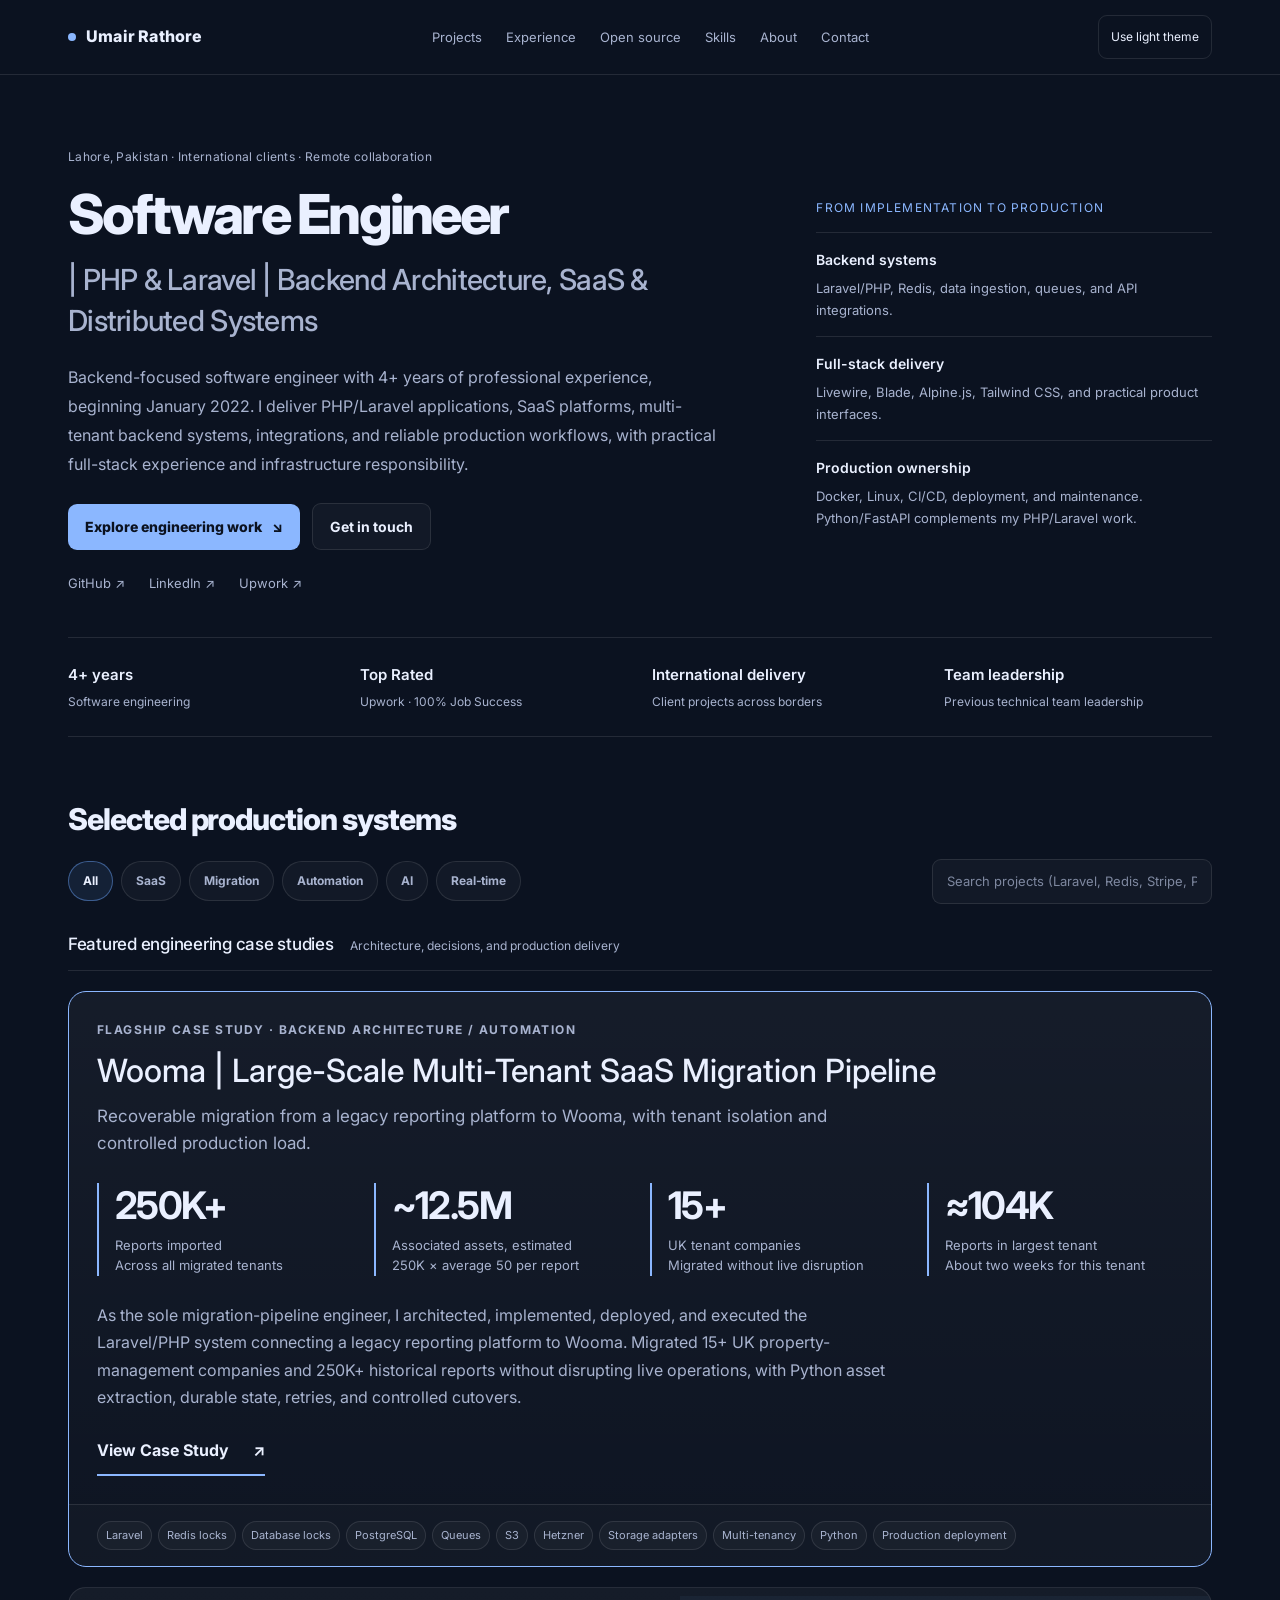
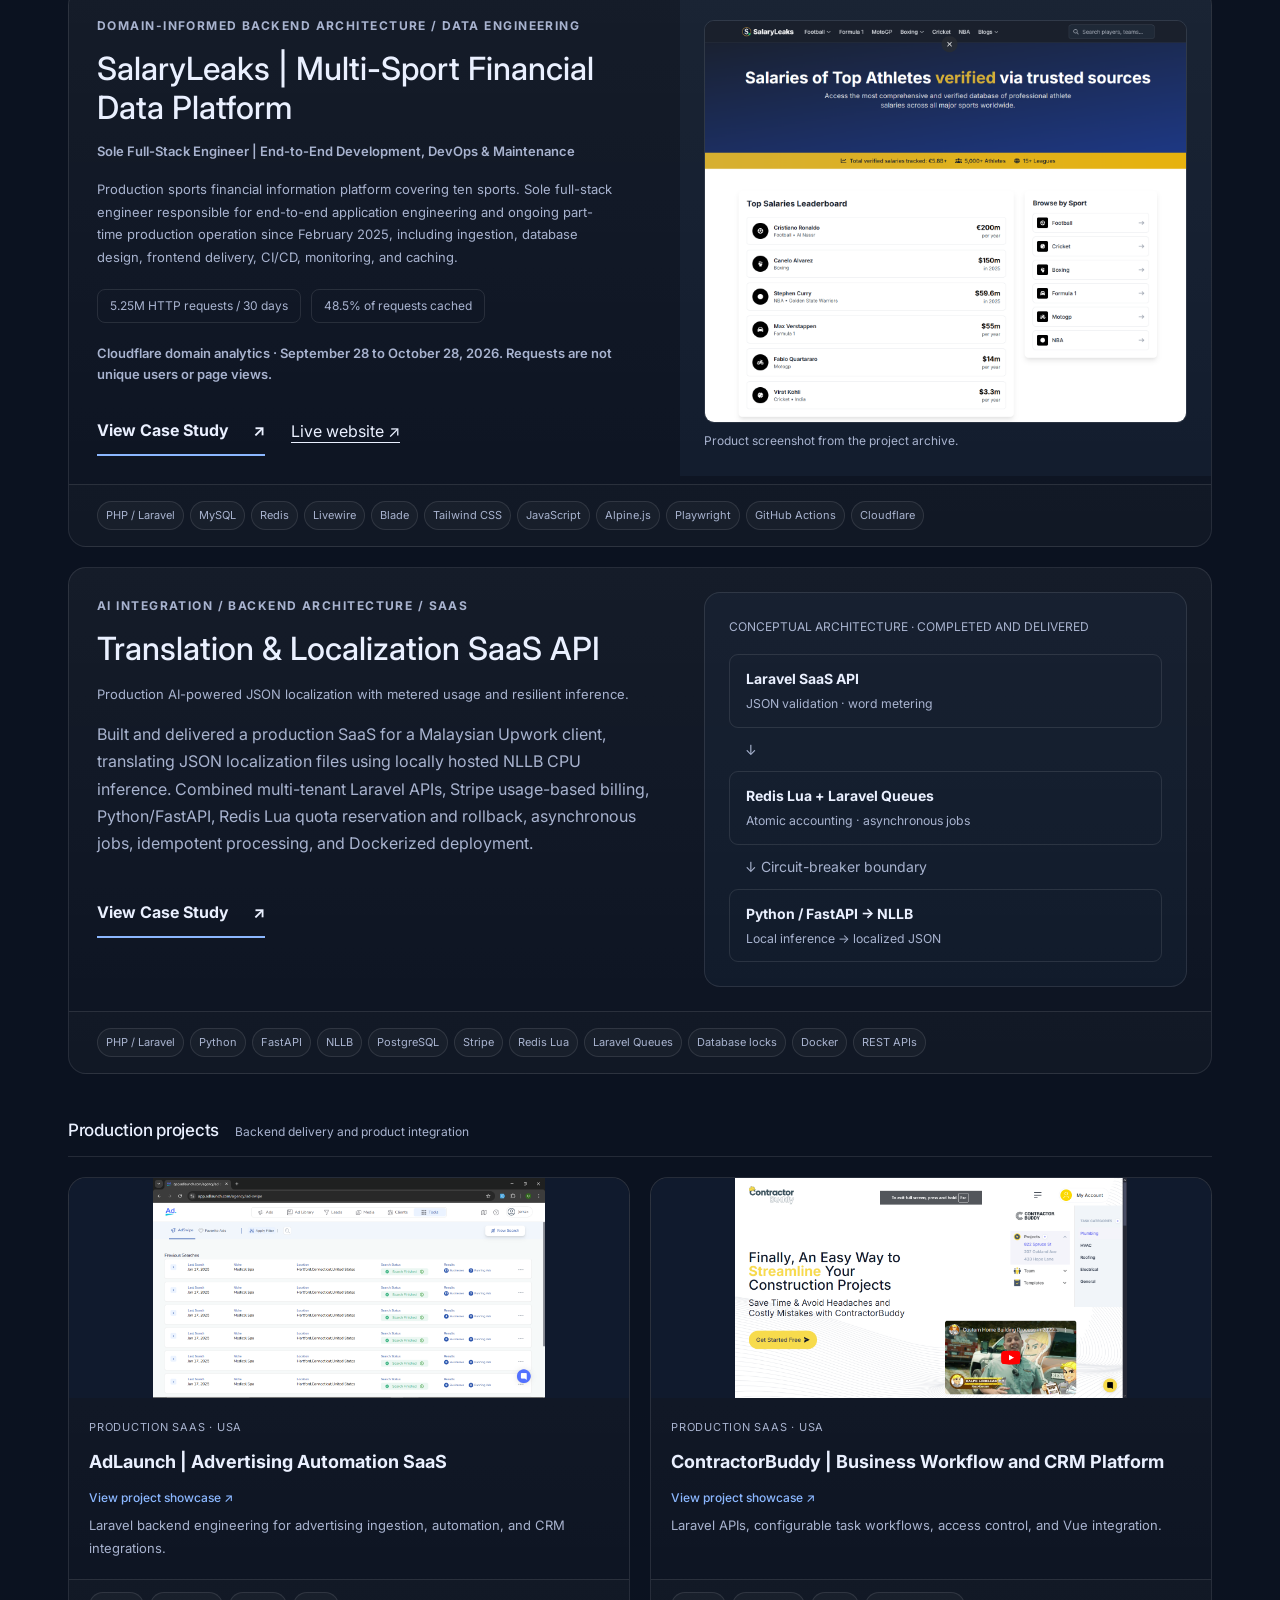
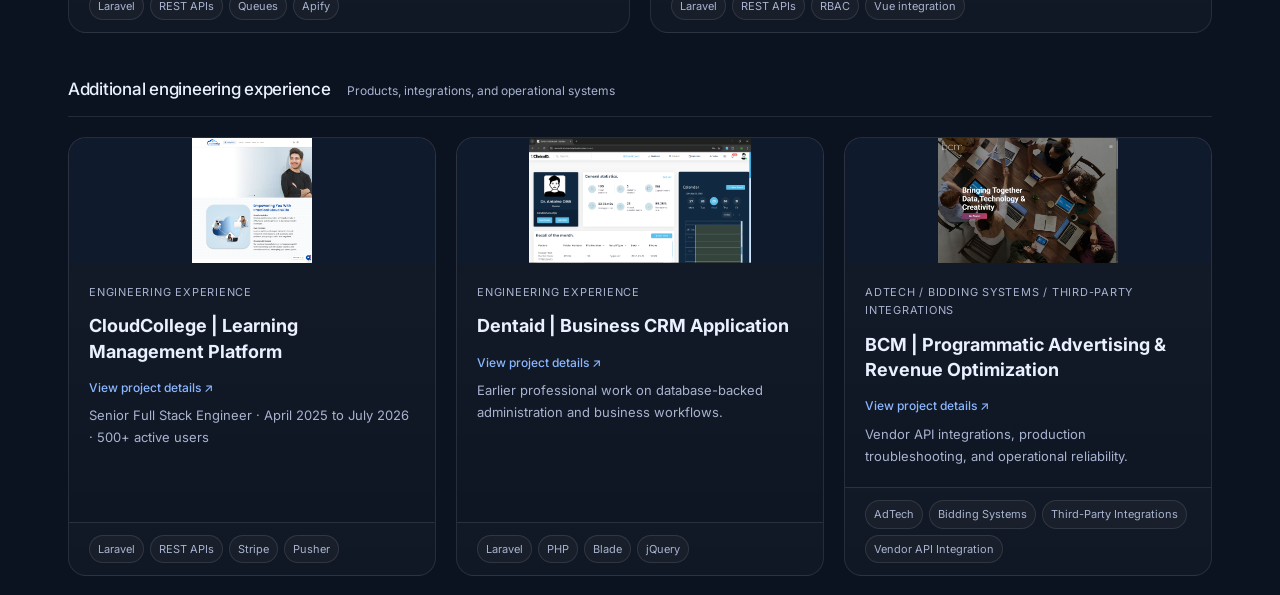
<file: portfolio_final.html>
<!doctype html>
<html lang="en"><head><meta charset="utf-8"><meta name="viewport" content="width=device-width, initial-scale=1"><meta name="robots" content="noindex,follow"><link rel="canonical" href="https://umairrathore.github.io/PortFolio/"><meta http-equiv="refresh" content="0;url=index.html"><title>Umair Rathore | Portfolio</title></head><body><p>This earlier portfolio draft has moved. <a href="index.html">Visit the current portfolio</a>.</p></body></html>
</file>
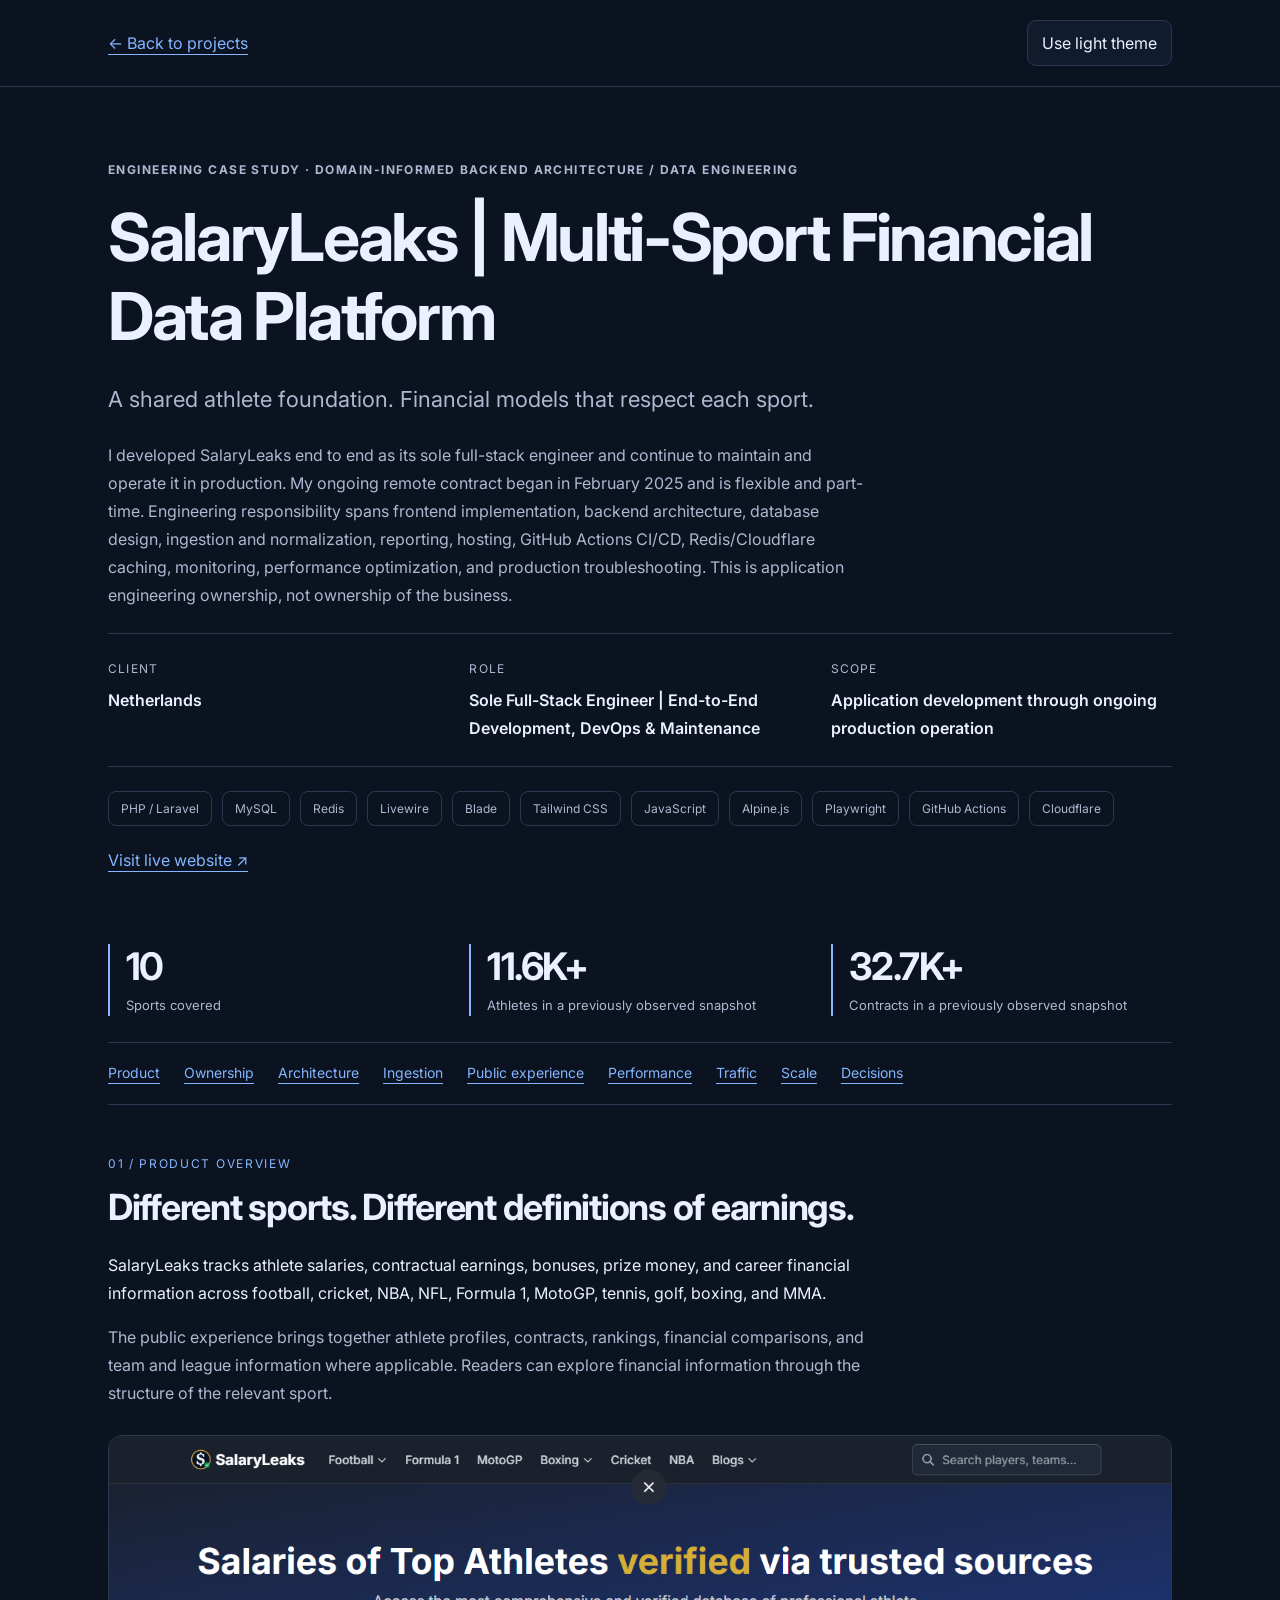
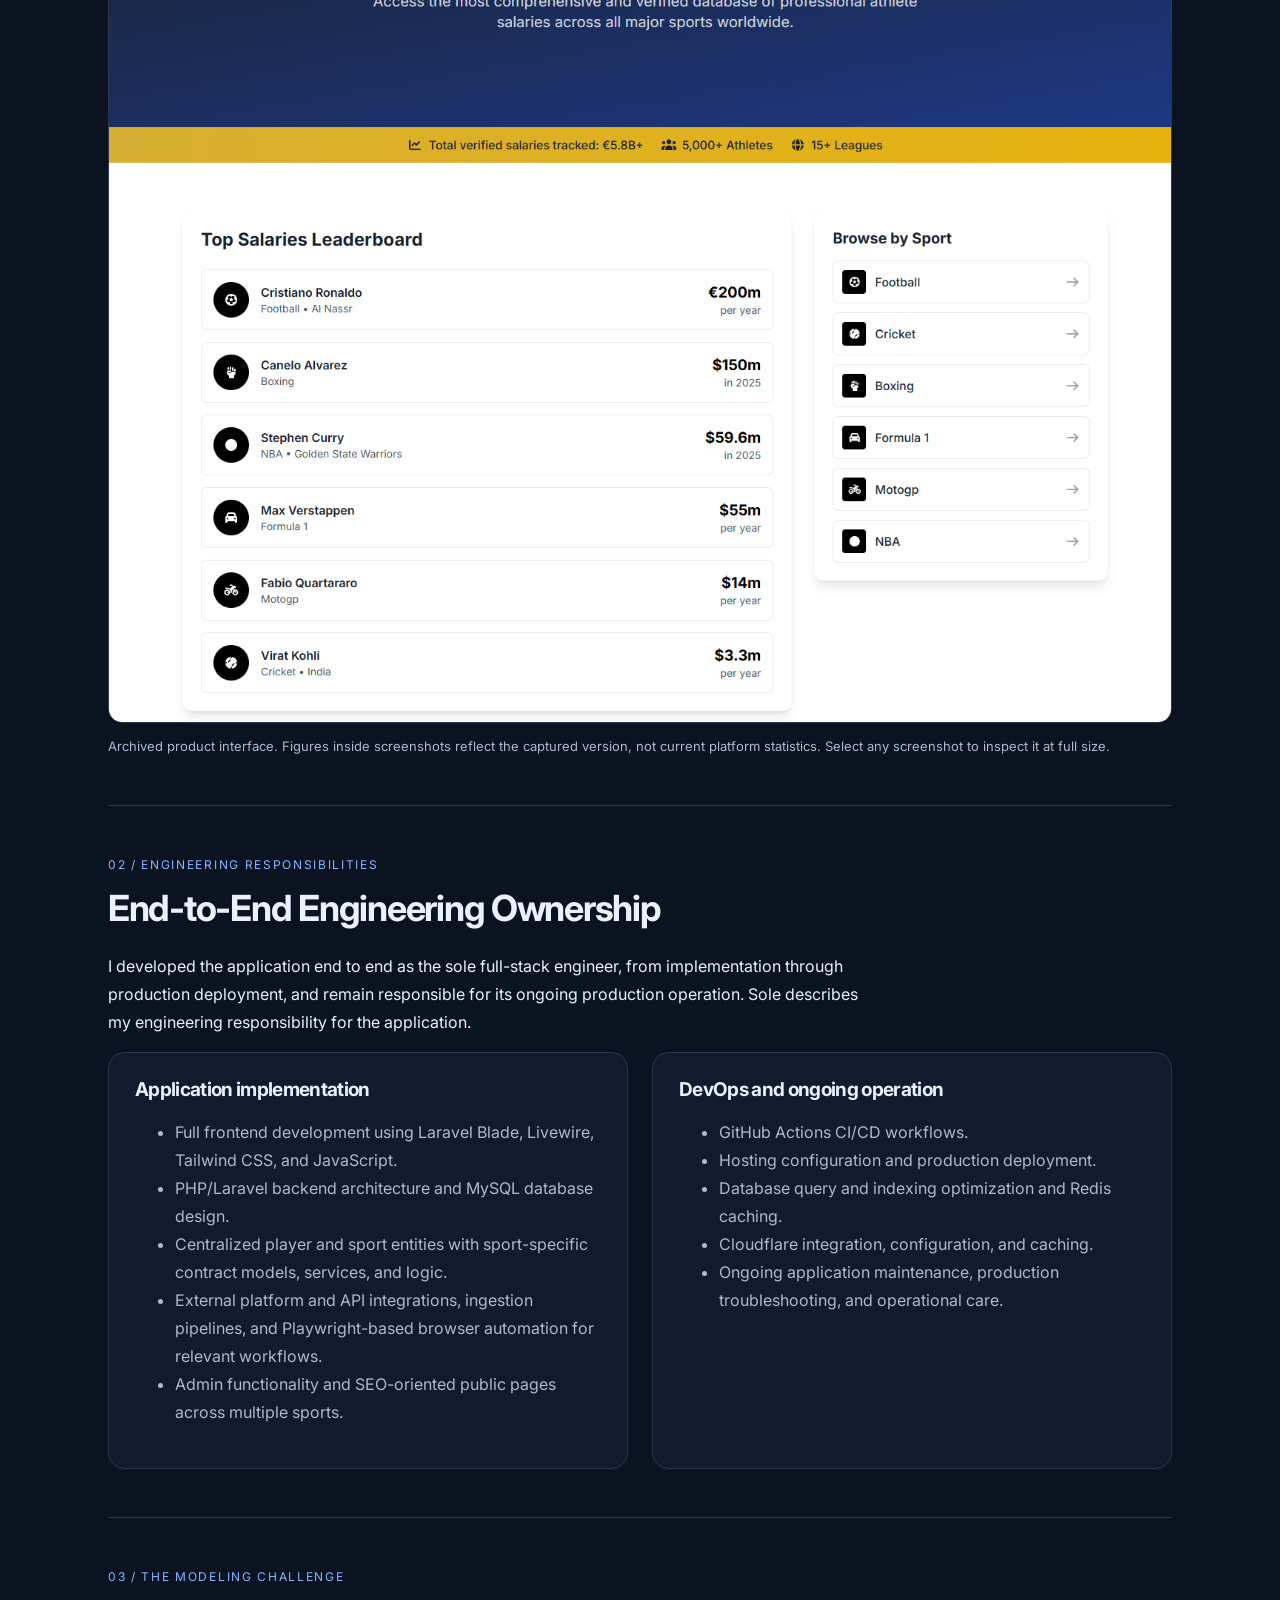
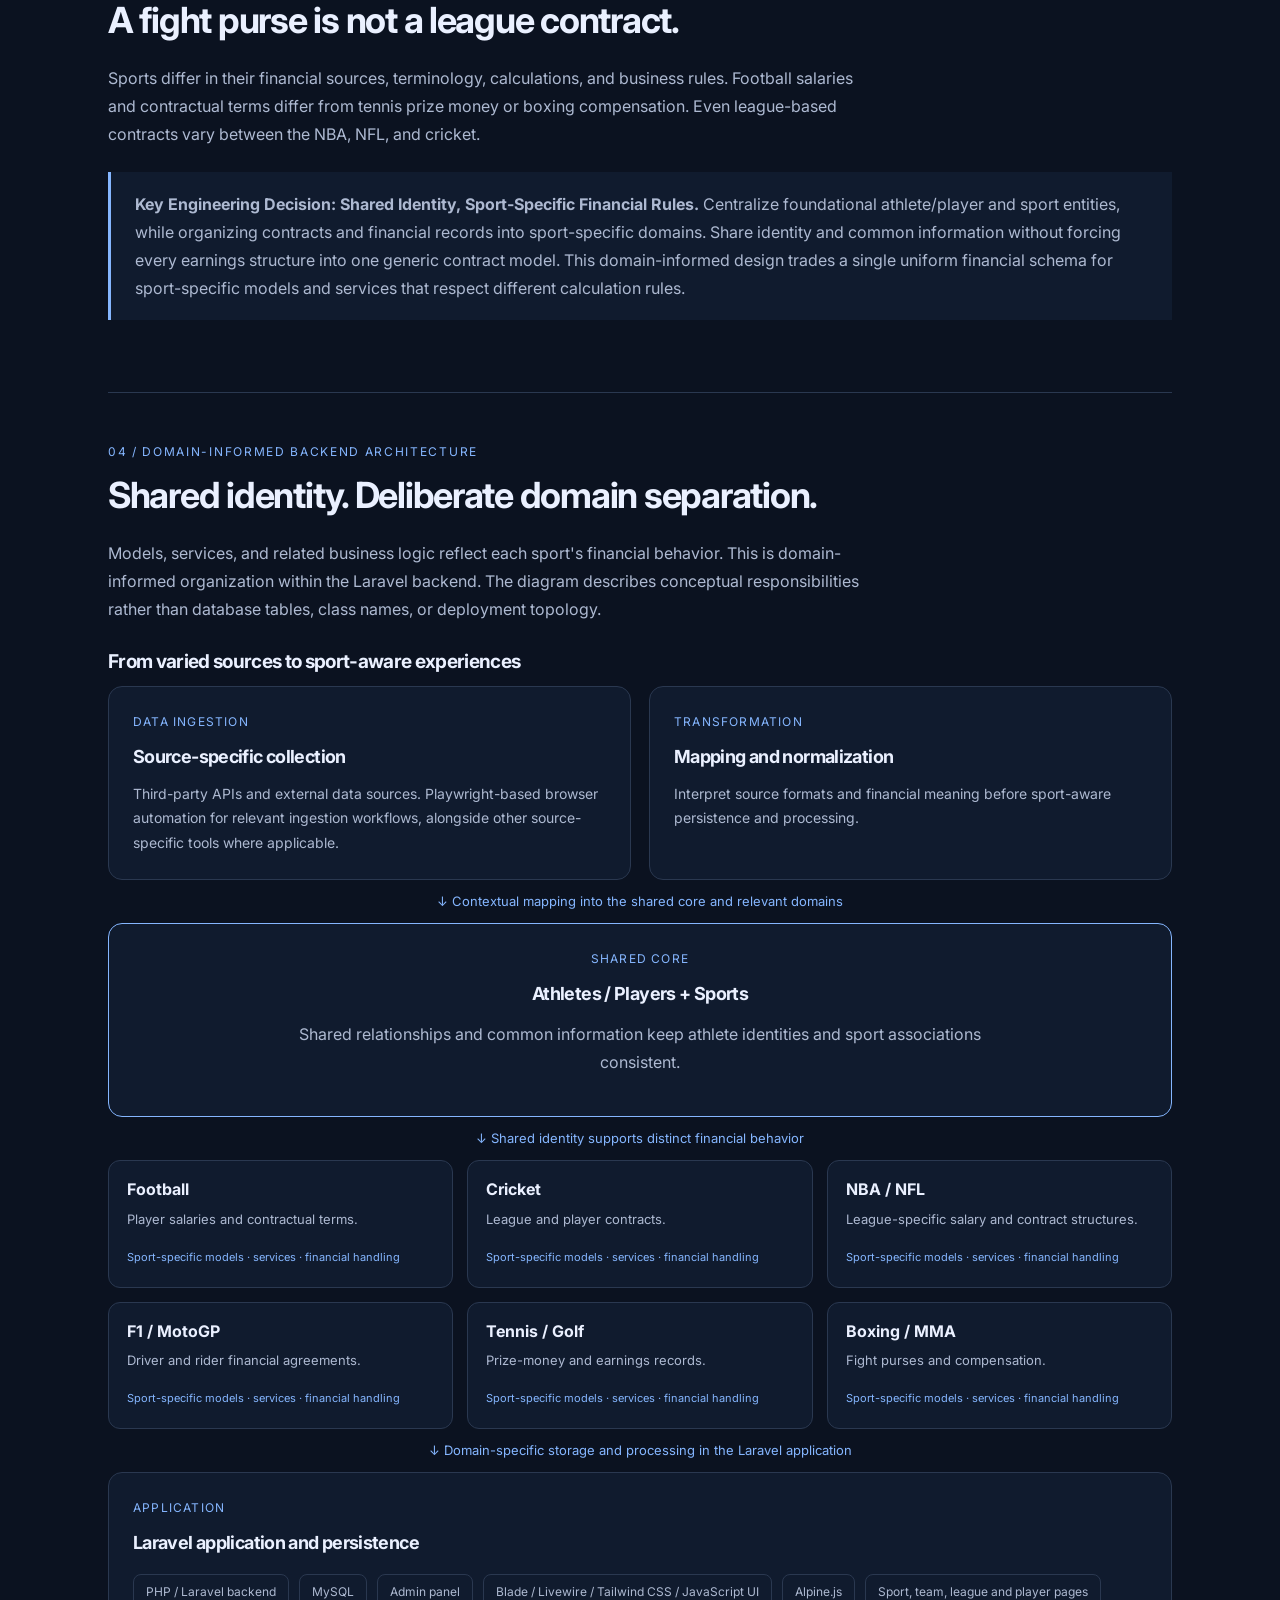
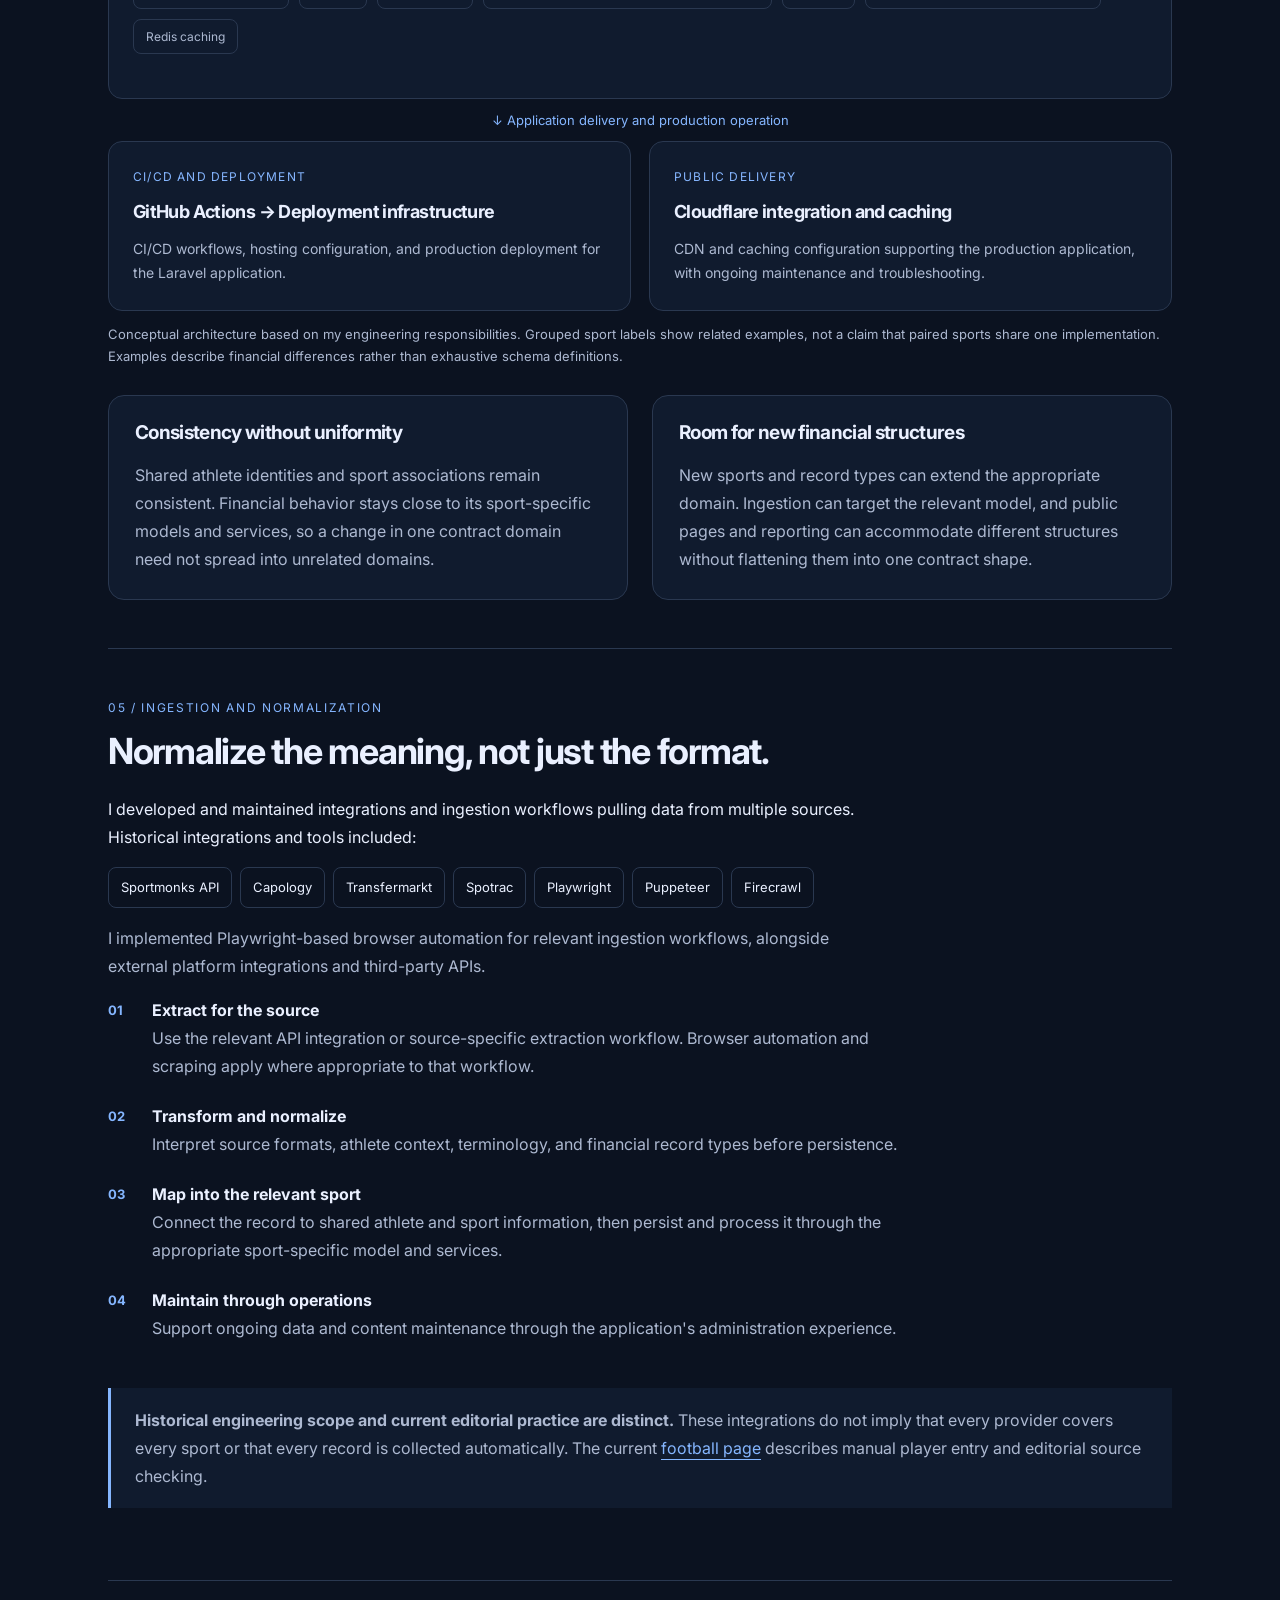
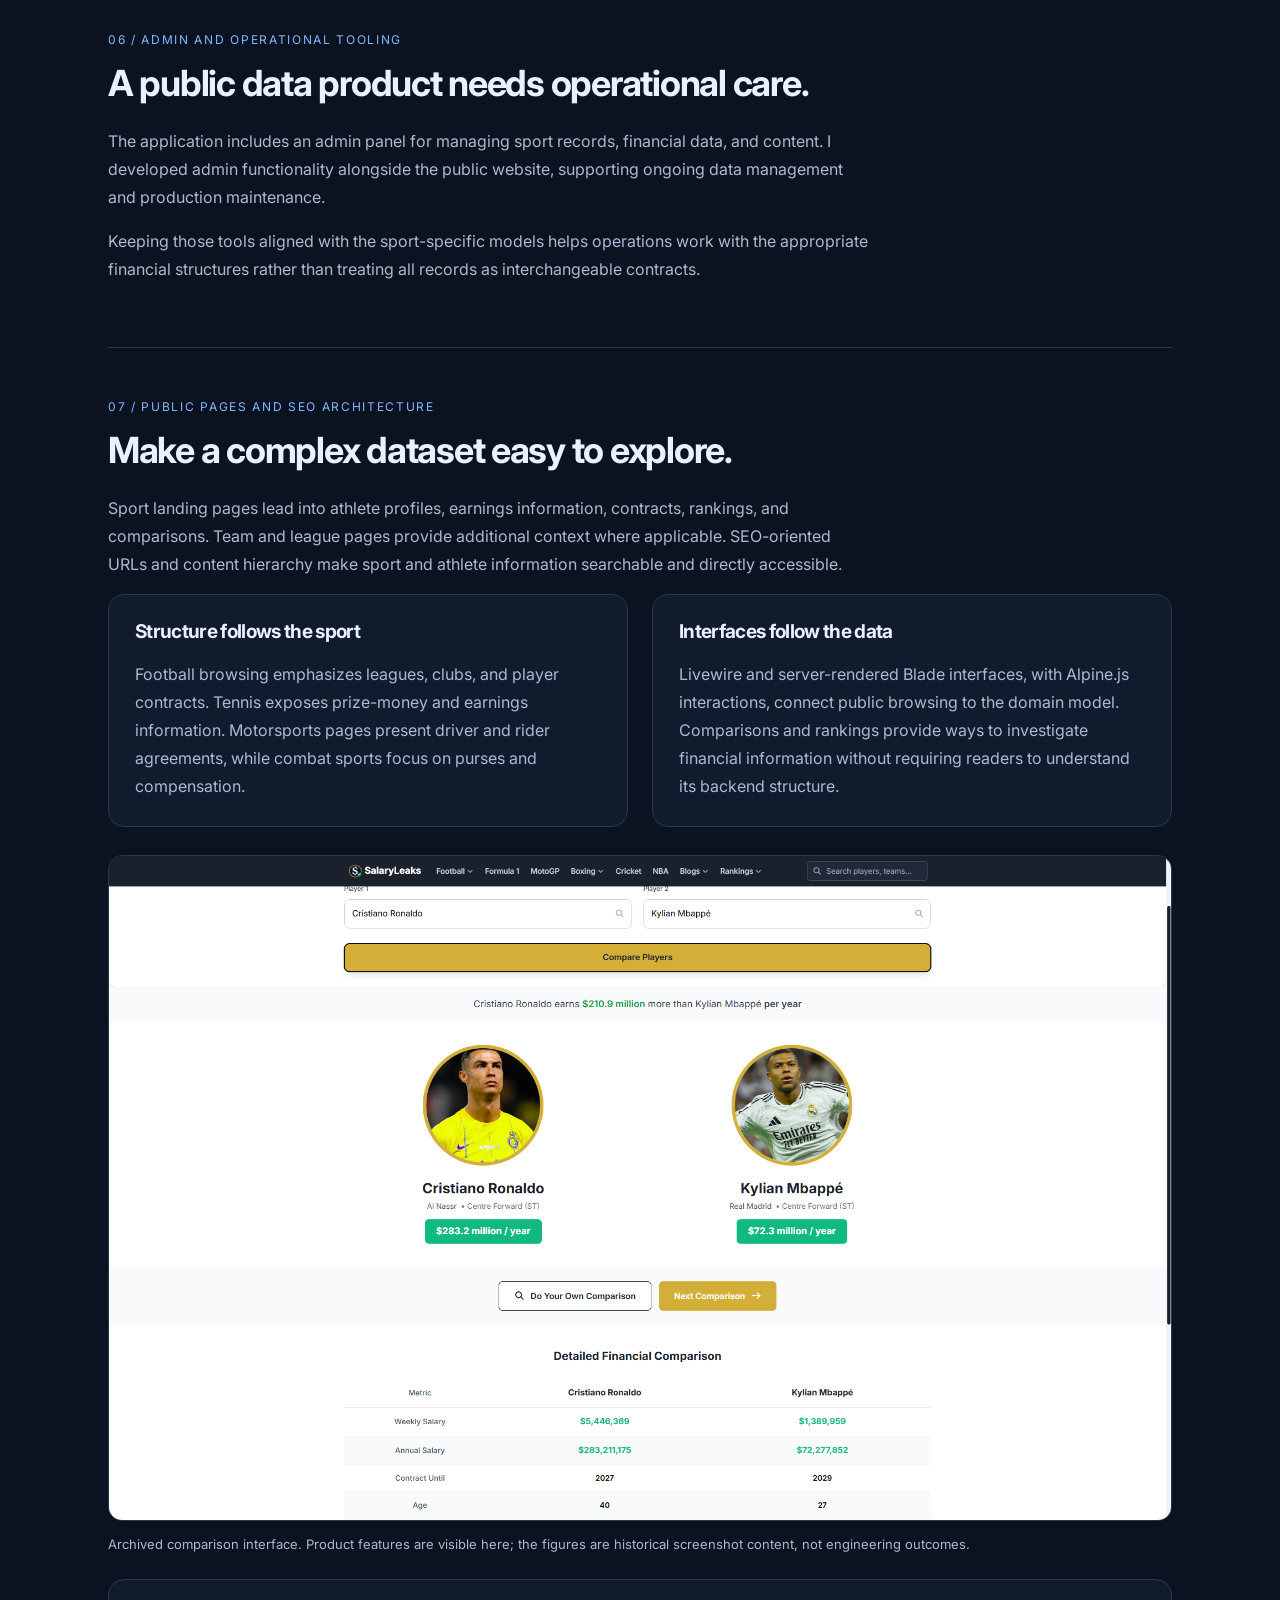
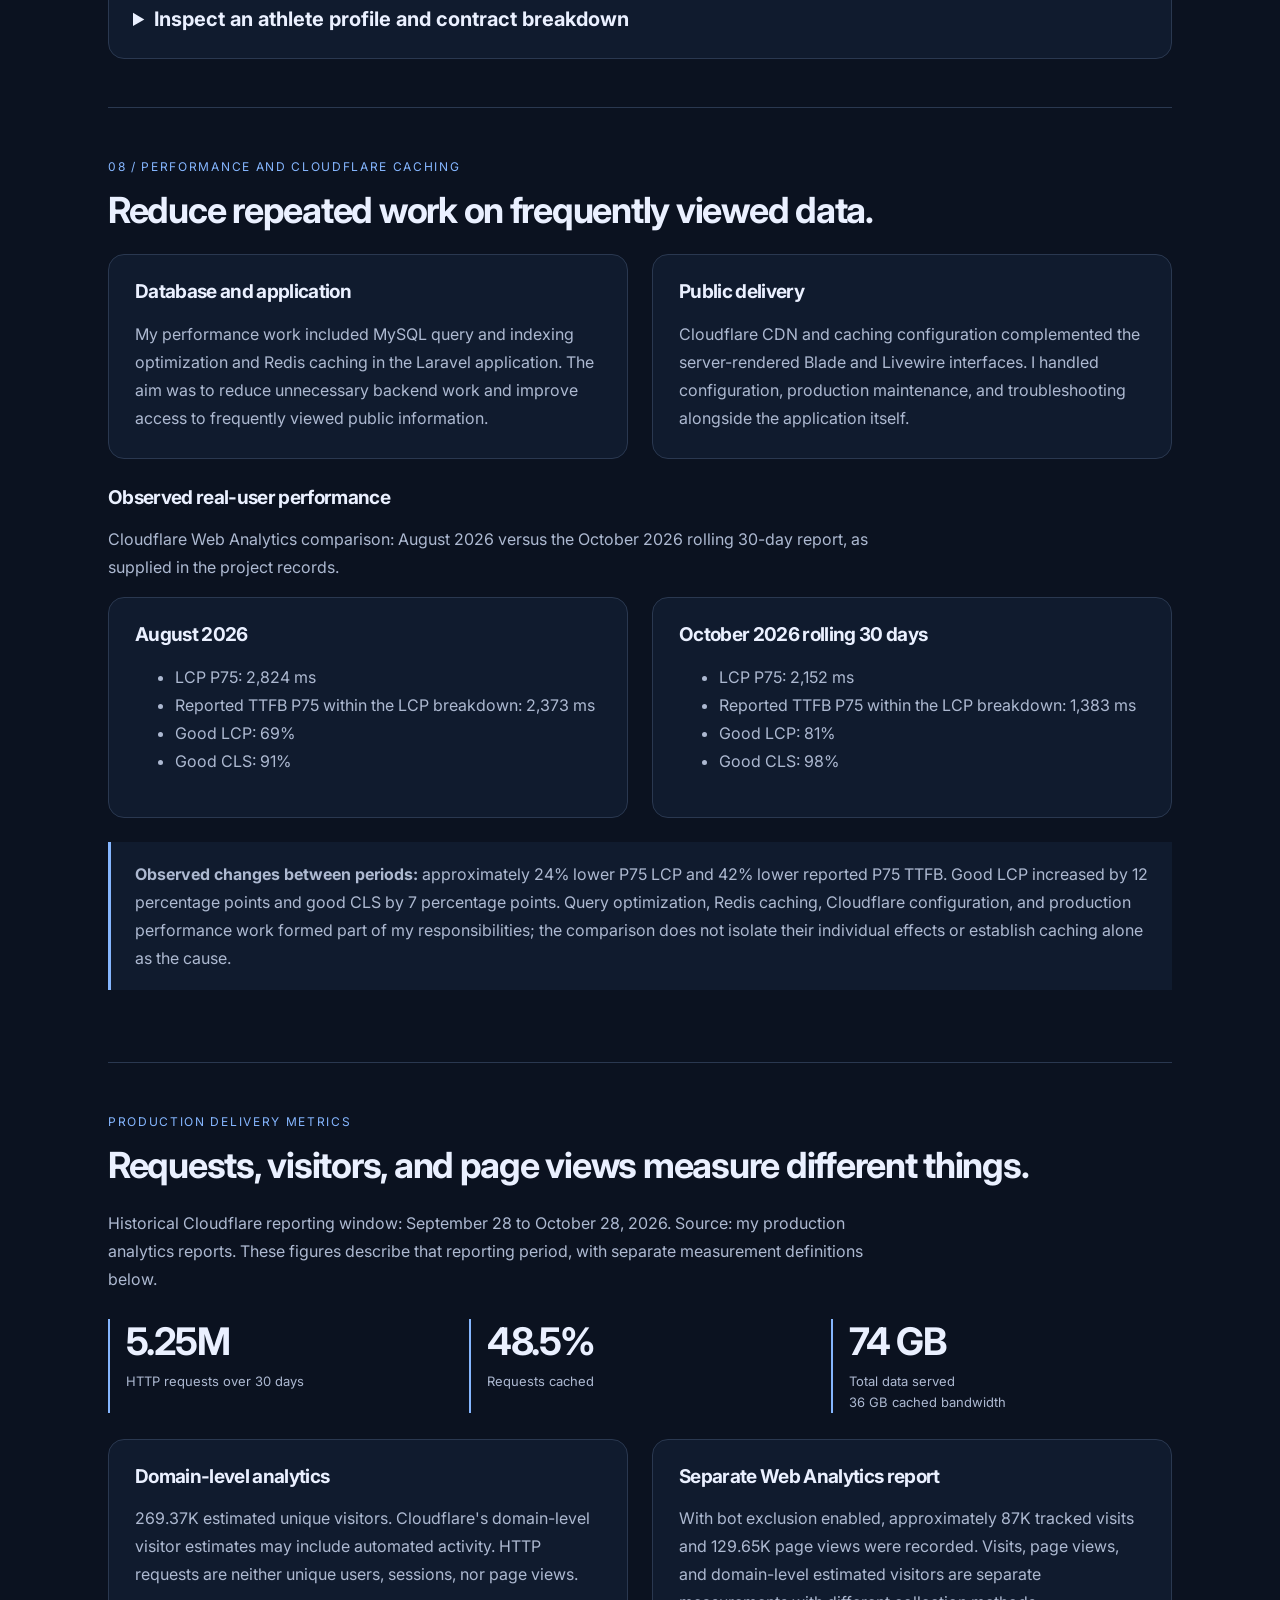
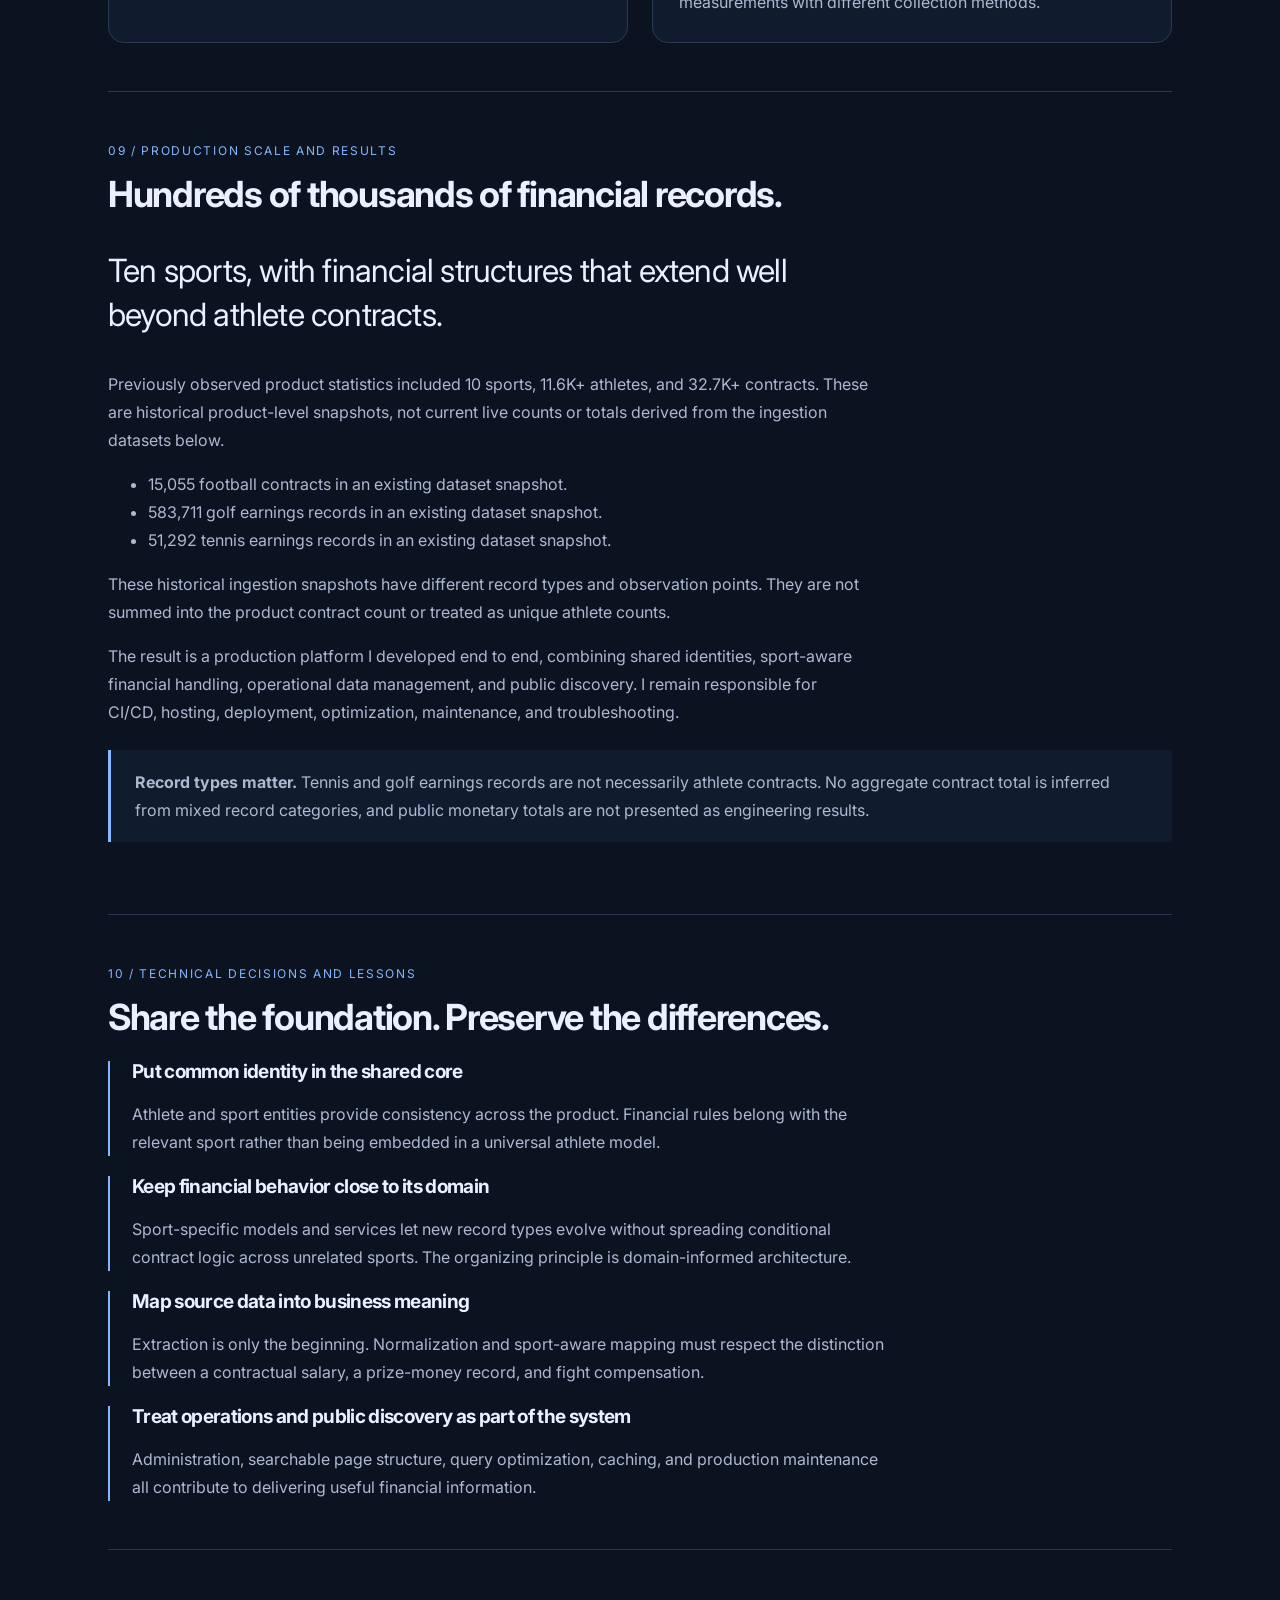
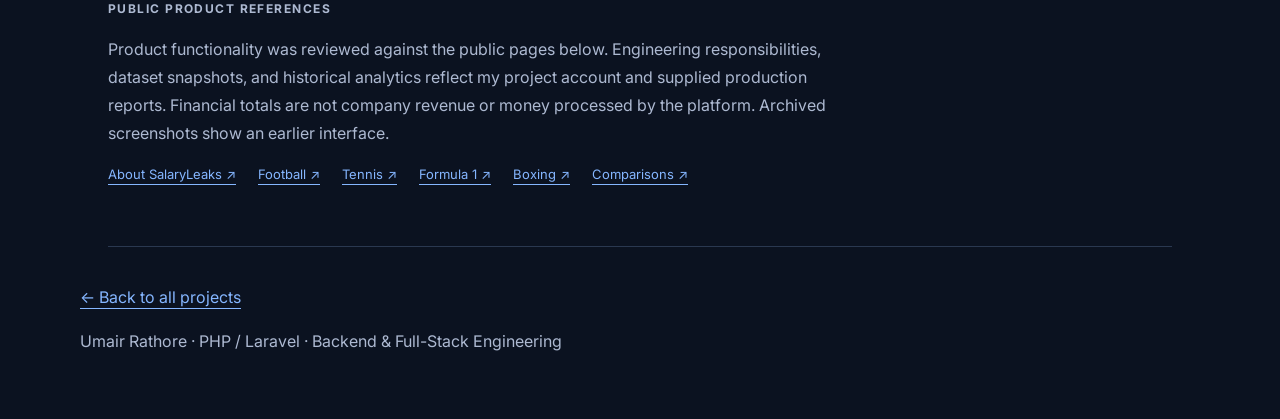
<file: case-studies/salaryleaks.html>
<!doctype html>
<html lang="en">
<head>
  <meta charset="utf-8">
  <meta name="viewport" content="width=device-width, initial-scale=1">
  <meta name="theme-color" content="#0b1220">
  <title>SalaryLeaks | Multi-Sport Financial Data Platform | Umair Rathore</title>
  <meta name="description" content="Sole full-stack engineering of a Laravel sports financial platform. Historical Cloudflare analytics: 5.25M HTTP requests over 30 days, 48.5% cached; sport-aware data and production ownership.">
  <link rel="canonical" href="https://umairrathore.github.io/PortFolio/case-studies/salaryleaks.html">
  <meta property="og:type" content="article">
  <meta property="og:title" content="SalaryLeaks | Multi-Sport Financial Data Platform | Umair Rathore">
  <meta property="og:description" content="Sole full-stack engineering of a Laravel sports financial platform. Historical Cloudflare analytics: 5.25M HTTP requests over 30 days, 48.5% cached; sport-aware data and production ownership.">
  <meta property="og:url" content="https://umairrathore.github.io/PortFolio/case-studies/salaryleaks.html">
  <meta property="og:image" content="https://umairrathore.github.io/PortFolio/img/projects/salayrleaks/landing_page.png">
  <meta property="og:image:alt" content="Archived SalaryLeaks homepage with sport navigation and athlete financial information.">
  <meta name="twitter:image:alt" content="Umair Rathore, Software Engineer specializing in PHP and Laravel, backend architecture, SaaS and distributed systems.">
  <meta name="twitter:card" content="summary_large_image">
  <meta name="twitter:title" content="SalaryLeaks | Multi-Sport Financial Data Platform | Umair Rathore">
  <meta name="twitter:description" content="Sole full-stack engineering of a Laravel sports financial platform. Historical Cloudflare analytics: 5.25M HTTP requests over 30 days, 48.5% cached; sport-aware data and production ownership.">
  <meta name="twitter:image" content="https://umairrathore.github.io/PortFolio/img/og-cover.jpg">
  <script>try { if (localStorage.getItem('theme') === 'light') document.documentElement.dataset.theme = 'light'; } catch (_) {}</script>
  <link rel="preconnect" href="https://fonts.googleapis.com">
  <link rel="preconnect" href="https://fonts.gstatic.com" crossorigin>
  <link href="https://fonts.googleapis.com/css2?family=Inter:wght@400;500;600;700;800&display=swap" rel="stylesheet">
  <link rel="stylesheet" href="../css/wooma.css">
  <link rel="stylesheet" href="../css/salaryleaks.css">
  <script src="../js/wooma.js" defer></script>
</head>
<body class="wooma-page salary-page">
<a class="skip" href="#main">Skip to case study</a>
<header class="case-header"><div class="case-wrap"><nav aria-label="Case study navigation">
  <a href="../index.html#projects">← Back to projects</a>
  <button id="caseTheme" type="button" aria-pressed="false">Use light theme</button>
</nav></div></header>
<main id="main" class="case-wrap">
  <div class="case-hero">
    <div class="wooma-eyebrow">Engineering case study · Domain-Informed Backend Architecture / Data Engineering</div>
    <h1>SalaryLeaks | Multi-Sport Financial Data Platform</h1>
    <p class="lead">A shared athlete foundation. Financial models that respect each sport.</p>
    <p class="muted">I developed SalaryLeaks end to end as its sole full-stack engineer and continue to maintain and operate it in production. My ongoing remote contract began in February 2025 and is flexible and part-time. Engineering responsibility spans frontend implementation, backend architecture, database design, ingestion and normalization, reporting, hosting, GitHub Actions CI/CD, Redis/Cloudflare caching, monitoring, performance optimization, and production troubleshooting. This is application engineering ownership, not ownership of the business.</p>
    <dl class="salary-facts"><div><dt>Client</dt><dd>Netherlands</dd></div><div><dt>Role</dt><dd>Sole Full-Stack Engineer | End-to-End Development, DevOps &amp; Maintenance</dd></div><div><dt>Scope</dt><dd>Application development through ongoing production operation</dd></div></dl>
    <div class="infra" aria-label="Technology stack"><span>PHP / Laravel</span><span>MySQL</span><span>Redis</span><span>Livewire</span><span>Blade</span><span>Tailwind CSS</span><span>JavaScript</span><span>Alpine.js</span><span>Playwright</span><span>GitHub Actions</span><span>Cloudflare</span></div>
    <a href="https://www.salaryleaks.com/" target="_blank" rel="noopener">Visit live website ↗ <span class="visually-hidden">(opens in a new tab)</span></a>
  </div>
  <div class="wooma-metrics" aria-label="Historical product statistics"><div class="wooma-metric"><strong>10</strong><span>Sports covered</span></div><div class="wooma-metric"><strong>11.6K+</strong><span>Athletes in a previously observed snapshot</span></div><div class="wooma-metric"><strong>32.7K+</strong><span>Contracts in a previously observed snapshot</span></div></div>
  <nav class="case-nav" aria-label="On this page"><a href="#overview">Product</a><a href="#ownership">Ownership</a><a href="#architecture">Architecture</a><a href="#ingestion">Ingestion</a><a href="#public-experience">Public experience</a><a href="#performance">Performance</a><a href="#traffic">Traffic</a><a href="#scale">Scale</a><a href="#decisions">Decisions</a></nav>
  <section id="overview">
    <span class="section-no">01 / PRODUCT OVERVIEW</span><h2>Different sports. Different definitions of earnings.</h2>
    <p>SalaryLeaks tracks athlete salaries, contractual earnings, bonuses, prize money, and career financial information across football, cricket, NBA, NFL, Formula 1, MotoGP, tennis, golf, boxing, and MMA.</p>
    <p class="muted">The public experience brings together athlete profiles, contracts, rankings, financial comparisons, and team and league information where applicable. Readers can explore financial information through the structure of the relevant sport.</p>
    <figure class="salary-figure"><a href="../img/projects/salayrleaks/landing_page.png" target="_blank" rel="noopener" aria-label="Open archived SalaryLeaks homepage screenshot at full size in a new tab"><img src="../img/projects/salayrleaks/landing_page.png" width="1434" height="1196" alt="Archived SalaryLeaks homepage showing athlete salary rankings and browse-by-sport navigation" loading="lazy"></a><figcaption>Archived product interface. Figures inside screenshots reflect the captured version, not current platform statistics. Select any screenshot to inspect it at full size.</figcaption></figure>
  </section>
  <section id="ownership">
    <span class="section-no">02 / ENGINEERING RESPONSIBILITIES</span><h2>End-to-End Engineering Ownership</h2>
    <p>I developed the application end to end as the sole full-stack engineer, from implementation through production deployment, and remain responsible for its ongoing production operation. Sole describes my engineering responsibility for the application.</p>
    <div class="two-col"><article class="panel"><h3>Application implementation</h3><ul class="muted"><li>Full frontend development using Laravel Blade, Livewire, Tailwind CSS, and JavaScript.</li><li>PHP/Laravel backend architecture and MySQL database design.</li><li>Centralized player and sport entities with sport-specific contract models, services, and logic.</li><li>External platform and API integrations, ingestion pipelines, and Playwright-based browser automation for relevant workflows.</li><li>Admin functionality and SEO-oriented public pages across multiple sports.</li></ul></article><article class="panel"><h3>DevOps and ongoing operation</h3><ul class="muted"><li>GitHub Actions CI/CD workflows.</li><li>Hosting configuration and production deployment.</li><li>Database query and indexing optimization and Redis caching.</li><li>Cloudflare integration, configuration, and caching.</li><li>Ongoing application maintenance, production troubleshooting, and operational care.</li></ul></article></div>
  </section>
  <section id="challenge">
    <span class="section-no">03 / THE MODELING CHALLENGE</span><h2>A fight purse is not a league contract.</h2>
    <p class="muted">Sports differ in their financial sources, terminology, calculations, and business rules. Football salaries and contractual terms differ from tennis prize money or boxing compensation. Even league-based contracts vary between the NBA, NFL, and cricket.</p>
    <aside class="callout"><strong>Key Engineering Decision: Shared Identity, Sport-Specific Financial Rules.</strong> Centralize foundational athlete/player and sport entities, while organizing contracts and financial records into sport-specific domains. Share identity and common information without forcing every earnings structure into one generic contract model. This domain-informed design trades a single uniform financial schema for sport-specific models and services that respect different calculation rules.</aside>
  </section>
  <section id="architecture">
    <span class="section-no">04 / DOMAIN-INFORMED BACKEND ARCHITECTURE</span><h2>Shared identity. Deliberate domain separation.</h2>
    <p class="muted">Models, services, and related business logic reflect each sport's financial behavior. This is domain-informed organization within the Laravel backend. The diagram describes conceptual responsibilities rather than database tables, class names, or deployment topology.</p>
    <figure class="architecture" aria-labelledby="salary-diagram-title">
      <h3 id="salary-diagram-title">From varied sources to sport-aware experiences</h3>
      <div class="diagram-ingestion"><div class="diagram-layer"><div class="diagram-label">Data ingestion</div><h3>Source-specific collection</h3><p>Third-party APIs and external data sources. Playwright-based browser automation for relevant ingestion workflows, alongside other source-specific tools where applicable.</p></div><div class="diagram-layer"><div class="diagram-label">Transformation</div><h3>Mapping and normalization</h3><p>Interpret source formats and financial meaning before sport-aware persistence and processing.</p></div></div>
      <div class="diagram-connector" aria-hidden="true">↓ Contextual mapping into the shared core and relevant domains</div>
      <div class="diagram-layer diagram-core"><div class="diagram-label">Shared core</div><h3>Athletes / Players + Sports</h3><p class="muted">Shared relationships and common information keep athlete identities and sport associations consistent.</p></div>
      <div class="diagram-connector" aria-hidden="true">↓ Shared identity supports distinct financial behavior</div>
      <div class="domain-grid" role="group" aria-label="Sport-specific financial domains">
        <article><h4>Football</h4><p>Player salaries and contractual terms.</p><small>Sport-specific models · services · financial handling</small></article>
        <article><h4>Cricket</h4><p>League and player contracts.</p><small>Sport-specific models · services · financial handling</small></article>
        <article><h4>NBA / NFL</h4><p>League-specific salary and contract structures.</p><small>Sport-specific models · services · financial handling</small></article>
        <article><h4>F1 / MotoGP</h4><p>Driver and rider financial agreements.</p><small>Sport-specific models · services · financial handling</small></article>
        <article><h4>Tennis / Golf</h4><p>Prize-money and earnings records.</p><small>Sport-specific models · services · financial handling</small></article>
        <article><h4>Boxing / MMA</h4><p>Fight purses and compensation.</p><small>Sport-specific models · services · financial handling</small></article>
      </div>
      <div class="diagram-connector" aria-hidden="true">↓ Domain-specific storage and processing in the Laravel application</div>
      <div class="diagram-layer"><div class="diagram-label">Application</div><h3>Laravel application and persistence</h3><div class="infra"><span>PHP / Laravel backend</span><span>MySQL</span><span>Admin panel</span><span>Blade / Livewire / Tailwind CSS / JavaScript UI</span><span>Alpine.js</span><span>Sport, team, league and player pages</span><span>Redis caching</span></div></div>
      <div class="diagram-connector" aria-hidden="true">↓ Application delivery and production operation</div>
      <div class="diagram-ingestion"><div class="diagram-layer"><div class="diagram-label">CI/CD and deployment</div><h3>GitHub Actions → Deployment infrastructure</h3><p>CI/CD workflows, hosting configuration, and production deployment for the Laravel application.</p></div><div class="diagram-layer"><div class="diagram-label">Public delivery</div><h3>Cloudflare integration and caching</h3><p>CDN and caching configuration supporting the production application, with ongoing maintenance and troubleshooting.</p></div></div>
      <figcaption>Conceptual architecture based on my engineering responsibilities. Grouped sport labels show related examples, not a claim that paired sports share one implementation. Examples describe financial differences rather than exhaustive schema definitions.</figcaption>
    </figure>
    <div class="two-col"><article class="panel"><h3>Consistency without uniformity</h3><p class="muted">Shared athlete identities and sport associations remain consistent. Financial behavior stays close to its sport-specific models and services, so a change in one contract domain need not spread into unrelated domains.</p></article><article class="panel"><h3>Room for new financial structures</h3><p class="muted">New sports and record types can extend the appropriate domain. Ingestion can target the relevant model, and public pages and reporting can accommodate different structures without flattening them into one contract shape.</p></article></div>
  </section>
  <section id="ingestion">
    <span class="section-no">05 / INGESTION AND NORMALIZATION</span><h2>Normalize the meaning, not just the format.</h2>
    <p>I developed and maintained integrations and ingestion workflows pulling data from multiple sources. Historical integrations and tools included:</p>
    <ul class="source-list" aria-label="Integrations and ingestion tools"><li>Sportmonks API</li><li>Capology</li><li>Transfermarkt</li><li>Spotrac</li><li>Playwright</li><li>Puppeteer</li><li>Firecrawl</li></ul>
    <p class="muted">I implemented Playwright-based browser automation for relevant ingestion workflows, alongside external platform integrations and third-party APIs.</p>
    <ol class="lifecycle"><li><strong>Extract for the source</strong><span>Use the relevant API integration or source-specific extraction workflow. Browser automation and scraping apply where appropriate to that workflow.</span></li><li><strong>Transform and normalize</strong><span>Interpret source formats, athlete context, terminology, and financial record types before persistence.</span></li><li><strong>Map into the relevant sport</strong><span>Connect the record to shared athlete and sport information, then persist and process it through the appropriate sport-specific model and services.</span></li><li><strong>Maintain through operations</strong><span>Support ongoing data and content maintenance through the application's administration experience.</span></li></ol>
    <aside class="callout"><strong>Historical engineering scope and current editorial practice are distinct.</strong> These integrations do not imply that every provider covers every sport or that every record is collected automatically. The current <a href="https://www.salaryleaks.com/football" target="_blank" rel="noopener">football page</a> describes manual player entry and editorial source checking.</aside>
  </section>
  <section id="administration">
    <span class="section-no">06 / ADMIN AND OPERATIONAL TOOLING</span><h2>A public data product needs operational care.</h2>
    <p class="muted">The application includes an admin panel for managing sport records, financial data, and content. I developed admin functionality alongside the public website, supporting ongoing data management and production maintenance.</p>
    <p class="muted">Keeping those tools aligned with the sport-specific models helps operations work with the appropriate financial structures rather than treating all records as interchangeable contracts.</p>
  </section>
  <section id="public-experience">
    <span class="section-no">07 / PUBLIC PAGES AND SEO ARCHITECTURE</span><h2>Make a complex dataset easy to explore.</h2>
    <p class="muted">Sport landing pages lead into athlete profiles, earnings information, contracts, rankings, and comparisons. Team and league pages provide additional context where applicable. SEO-oriented URLs and content hierarchy make sport and athlete information searchable and directly accessible.</p>
    <div class="two-col"><article class="panel"><h3>Structure follows the sport</h3><p class="muted">Football browsing emphasizes leagues, clubs, and player contracts. Tennis exposes prize-money and earnings information. Motorsports pages present driver and rider agreements, while combat sports focus on purses and compensation.</p></article><article class="panel"><h3>Interfaces follow the data</h3><p class="muted">Livewire and server-rendered Blade interfaces, with Alpine.js interactions, connect public browsing to the domain model. Comparisons and rankings provide ways to investigate financial information without requiring readers to understand its backend structure.</p></article></div>
    <figure class="salary-figure"><a href="../img/projects/salayrleaks/compare_players.png" target="_blank" rel="noopener" aria-label="Open archived athlete comparison screenshot at full size in a new tab"><img src="../img/projects/salayrleaks/compare_players.png" width="1919" height="1199" alt="SalaryLeaks comparison interface showing two athletes and a detailed financial comparison" loading="lazy"></a><figcaption>Archived comparison interface. Product features are visible here; the figures are historical screenshot content, not engineering outcomes.</figcaption></figure>
    <details style="margin-top:24px"><summary>Inspect an athlete profile and contract breakdown</summary><figure class="salary-figure"><a href="../img/projects/salayrleaks/player_information_page.png" target="_blank" rel="noopener" aria-label="Open archived athlete profile screenshot at full size in a new tab"><img src="../img/projects/salayrleaks/player_information_page.png" width="730" height="1149" alt="Archived Stephen Curry profile with current contract, annual breakdown, and contract history" loading="lazy"></a><figcaption>A sport-specific profile brings athlete identity and detailed contract information into one public reading experience.</figcaption></figure></details>
  </section>
  <section id="performance">
    <span class="section-no">08 / PERFORMANCE AND CLOUDFLARE CACHING</span><h2>Reduce repeated work on frequently viewed data.</h2>
    <div class="two-col"><article class="panel"><h3>Database and application</h3><p class="muted">My performance work included MySQL query and indexing optimization and Redis caching in the Laravel application. The aim was to reduce unnecessary backend work and improve access to frequently viewed public information.</p></article><article class="panel"><h3>Public delivery</h3><p class="muted">Cloudflare CDN and caching configuration complemented the server-rendered Blade and Livewire interfaces. I handled configuration, production maintenance, and troubleshooting alongside the application itself.</p></article></div>
    <h3 style="margin-top:28px">Observed real-user performance</h3>
    <p class="muted">Cloudflare Web Analytics comparison: August 2026 versus the October 2026 rolling 30-day report, as supplied in the project records.</p>
    <div class="two-col"><article class="panel"><h3>August 2026</h3><ul class="muted"><li>LCP P75: 2,824 ms</li><li>Reported TTFB P75 within the LCP breakdown: 2,373 ms</li><li>Good LCP: 69%</li><li>Good CLS: 91%</li></ul></article><article class="panel"><h3>October 2026 rolling 30 days</h3><ul class="muted"><li>LCP P75: 2,152 ms</li><li>Reported TTFB P75 within the LCP breakdown: 1,383 ms</li><li>Good LCP: 81%</li><li>Good CLS: 98%</li></ul></article></div>
    <aside class="callout"><strong>Observed changes between periods:</strong> approximately 24% lower P75 LCP and 42% lower reported P75 TTFB. Good LCP increased by 12 percentage points and good CLS by 7 percentage points. Query optimization, Redis caching, Cloudflare configuration, and production performance work formed part of my responsibilities; the comparison does not isolate their individual effects or establish caching alone as the cause.</aside>
  </section>
  <section id="traffic">
    <span class="section-no">PRODUCTION DELIVERY METRICS</span><h2>Requests, visitors, and page views measure different things.</h2>
    <p class="muted">Historical Cloudflare reporting window: September 28 to October 28, 2026. Source: my production analytics reports. These figures describe that reporting period, with separate measurement definitions below.</p>
    <div class="wooma-metrics" aria-label="Historical Cloudflare domain analytics"><div class="wooma-metric"><strong>5.25M</strong><span>HTTP requests over 30 days</span></div><div class="wooma-metric"><strong>48.5%</strong><span>Requests cached</span></div><div class="wooma-metric"><strong>74 GB</strong><span>Total data served<br>36 GB cached bandwidth</span></div></div>
    <div class="two-col"><article class="panel"><h3>Domain-level analytics</h3><p class="muted">269.37K estimated unique visitors. Cloudflare's domain-level visitor estimates may include automated activity. HTTP requests are neither unique users, sessions, nor page views.</p></article><article class="panel"><h3>Separate Web Analytics report</h3><p class="muted">With bot exclusion enabled, approximately 87K tracked visits and 129.65K page views were recorded. Visits, page views, and domain-level estimated visitors are separate measurements with different collection methods.</p></article></div>
  </section>
  <section id="scale">
    <span class="section-no">09 / PRODUCTION SCALE AND RESULTS</span><h2>Hundreds of thousands of financial records.</h2>
    <p class="scale-note">Ten sports, with financial structures that extend well beyond athlete contracts.</p>
    <p class="muted">Previously observed product statistics included 10 sports, 11.6K+ athletes, and 32.7K+ contracts. These are historical product-level snapshots, not current live counts or totals derived from the ingestion datasets below.</p>
    <ul class="muted"><li>15,055 football contracts in an existing dataset snapshot.</li><li>583,711 golf earnings records in an existing dataset snapshot.</li><li>51,292 tennis earnings records in an existing dataset snapshot.</li></ul>
    <p class="muted">These historical ingestion snapshots have different record types and observation points. They are not summed into the product contract count or treated as unique athlete counts.</p>
    <p class="muted">The result is a production platform I developed end to end, combining shared identities, sport-aware financial handling, operational data management, and public discovery. I remain responsible for CI/CD, hosting, deployment, optimization, maintenance, and troubleshooting.</p>
    <aside class="callout"><strong>Record types matter.</strong> Tennis and golf earnings records are not necessarily athlete contracts. No aggregate contract total is inferred from mixed record categories, and public monetary totals are not presented as engineering results.</aside>
  </section>
  <section id="decisions">
    <span class="section-no">10 / TECHNICAL DECISIONS AND LESSONS</span><h2>Share the foundation. Preserve the differences.</h2>
    <div class="decision-list"><article><h3>Put common identity in the shared core</h3><p>Athlete and sport entities provide consistency across the product. Financial rules belong with the relevant sport rather than being embedded in a universal athlete model.</p></article><article><h3>Keep financial behavior close to its domain</h3><p>Sport-specific models and services let new record types evolve without spreading conditional contract logic across unrelated sports. The organizing principle is domain-informed architecture.</p></article><article><h3>Map source data into business meaning</h3><p>Extraction is only the beginning. Normalization and sport-aware mapping must respect the distinction between a contractual salary, a prize-money record, and fight compensation.</p></article><article><h3>Treat operations and public discovery as part of the system</h3><p>Administration, searchable page structure, query optimization, caching, and production maintenance all contribute to delivering useful financial information.</p></article></div>
  </section>
  <section id="references">
    <div class="wooma-eyebrow">Public product references</div><p class="muted">Product functionality was reviewed against the public pages below. Engineering responsibilities, dataset snapshots, and historical analytics reflect my project account and supplied production reports. Financial totals are not company revenue or money processed by the platform. Archived screenshots show an earlier interface.</p>
    <ul class="reference-links"><li><a href="https://www.salaryleaks.com/about" target="_blank" rel="noopener">About SalaryLeaks ↗</a></li><li><a href="https://www.salaryleaks.com/football" target="_blank" rel="noopener">Football ↗</a></li><li><a href="https://www.salaryleaks.com/tennis/atp" target="_blank" rel="noopener">Tennis ↗</a></li><li><a href="https://www.salaryleaks.com/formula-1" target="_blank" rel="noopener">Formula 1 ↗</a></li><li><a href="https://www.salaryleaks.com/boxing" target="_blank" rel="noopener">Boxing ↗</a></li><li><a href="https://www.salaryleaks.com/compare" target="_blank" rel="noopener">Comparisons ↗</a></li></ul>
  </section>
</main>
<footer class="case-wrap"><a href="../index.html#projects">← Back to all projects</a><p class="muted">Umair Rathore · PHP / Laravel · Backend &amp; Full-Stack Engineering</p></footer>
</body>
</html>
</file>
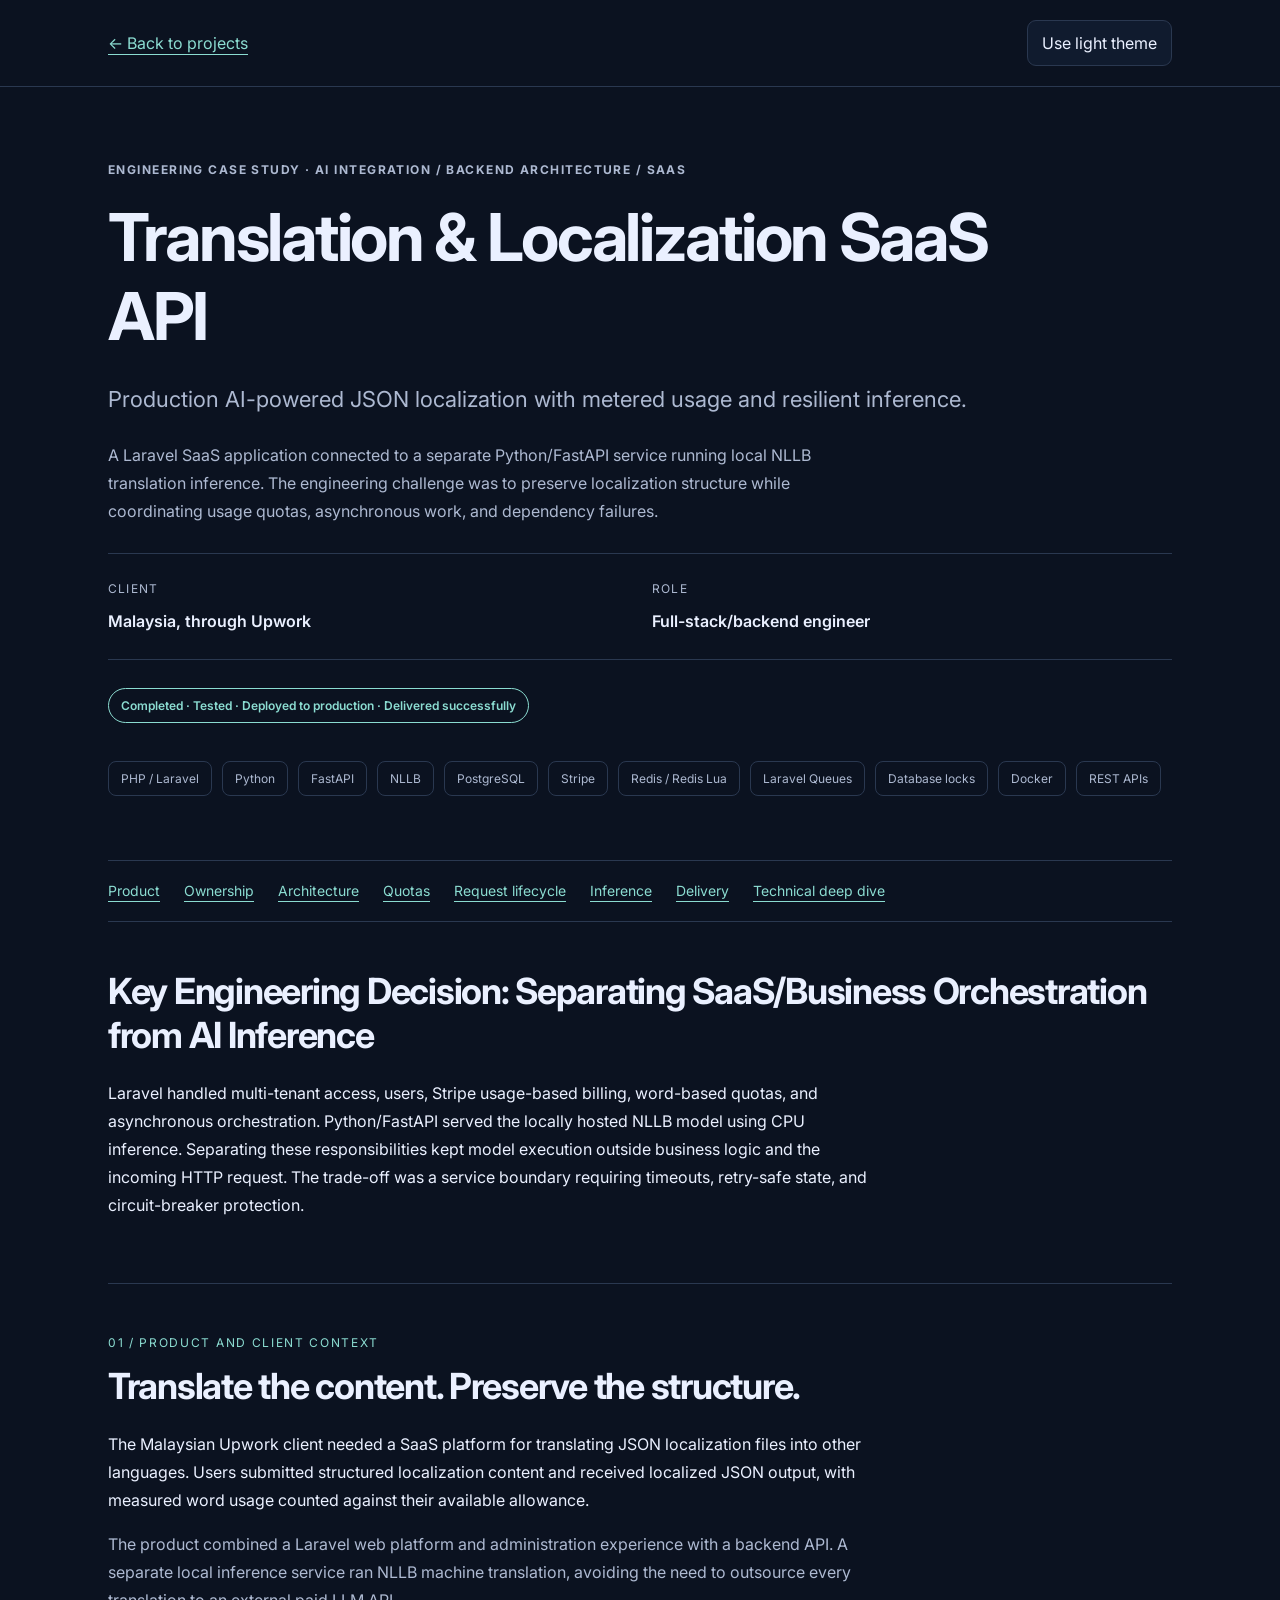
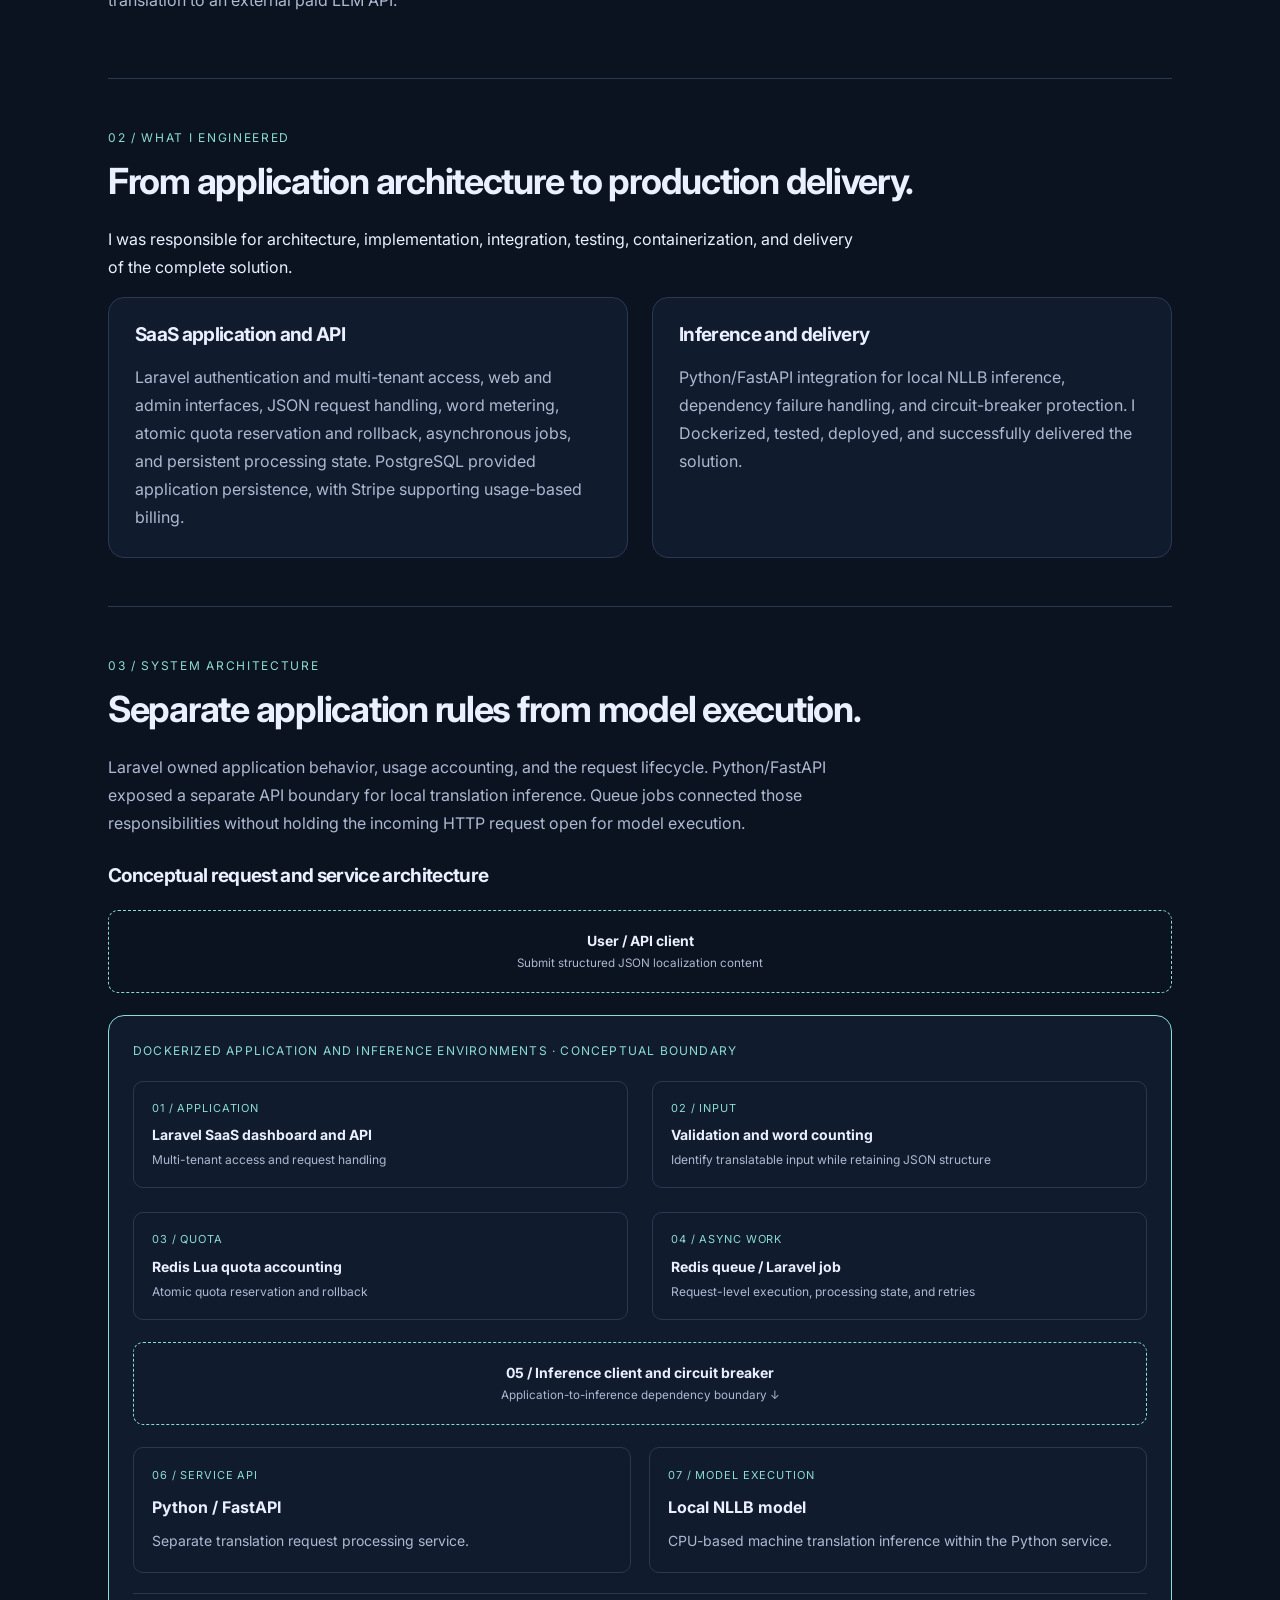
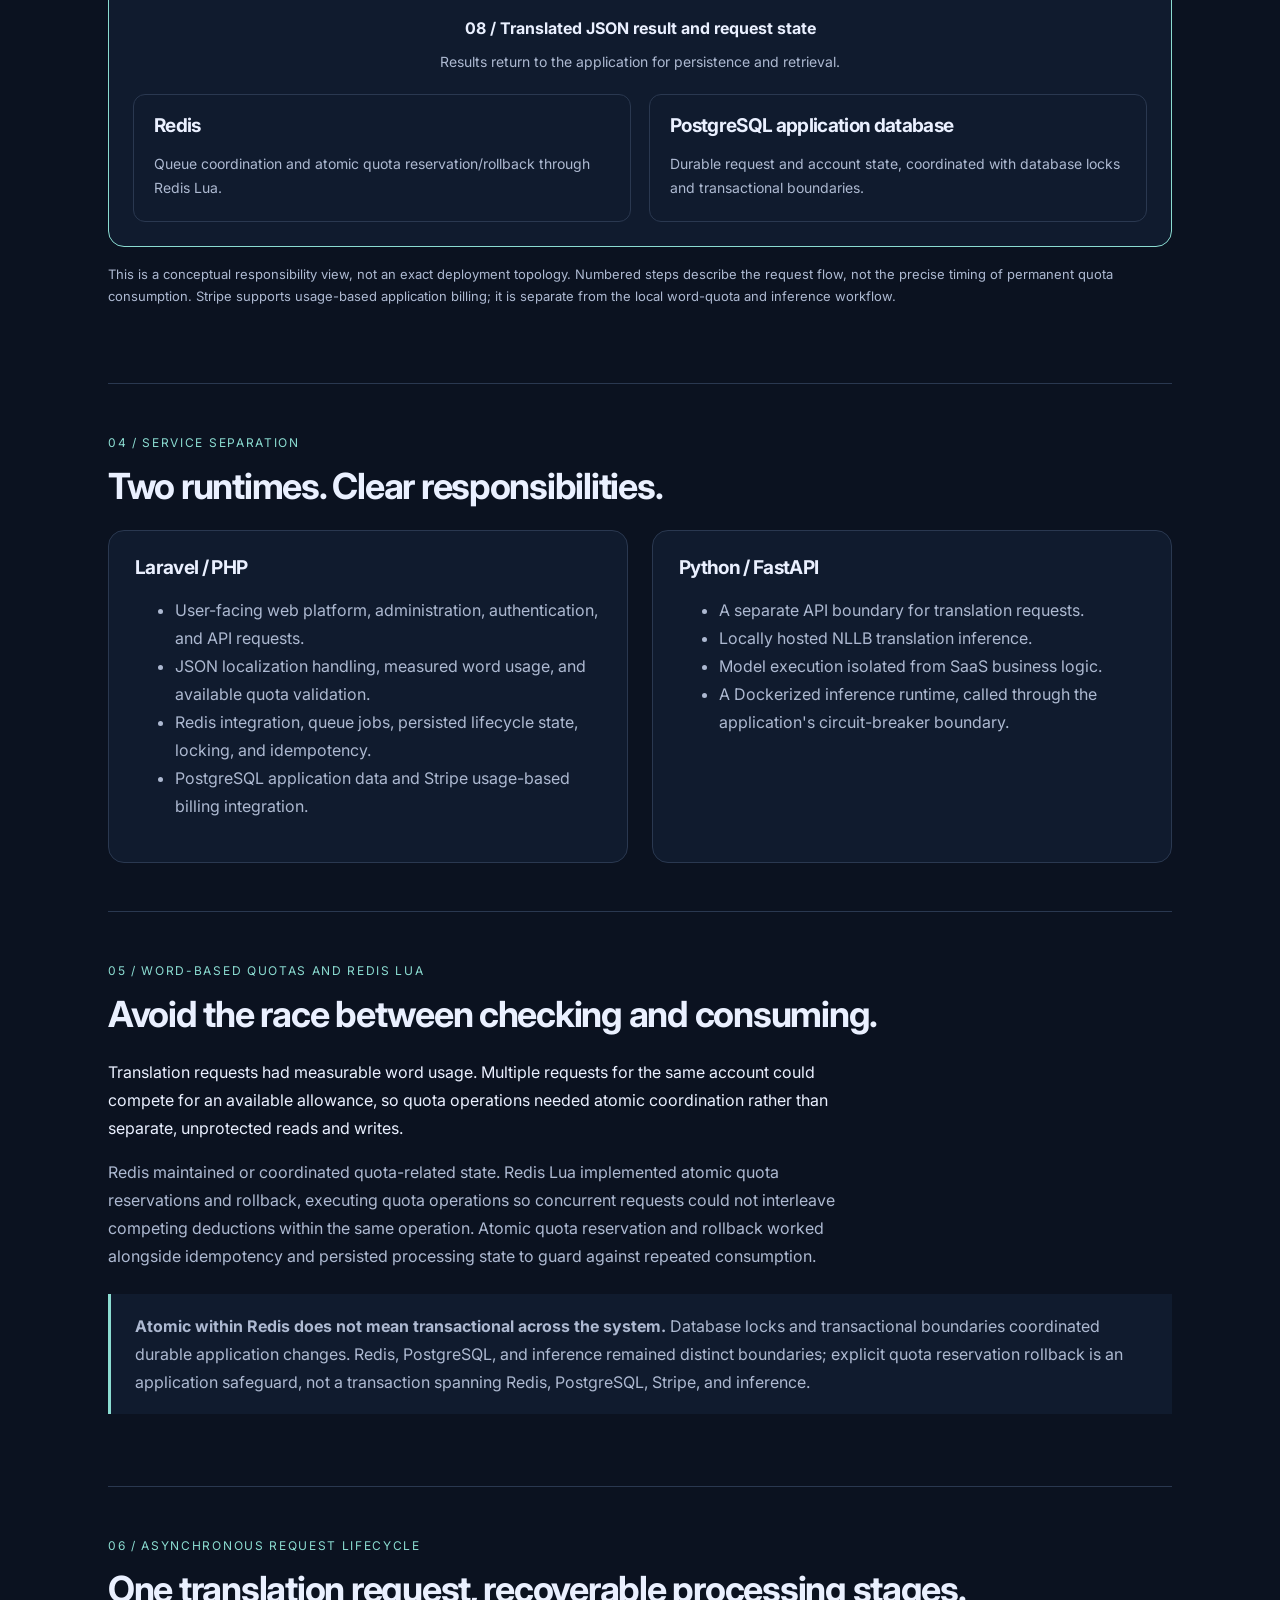
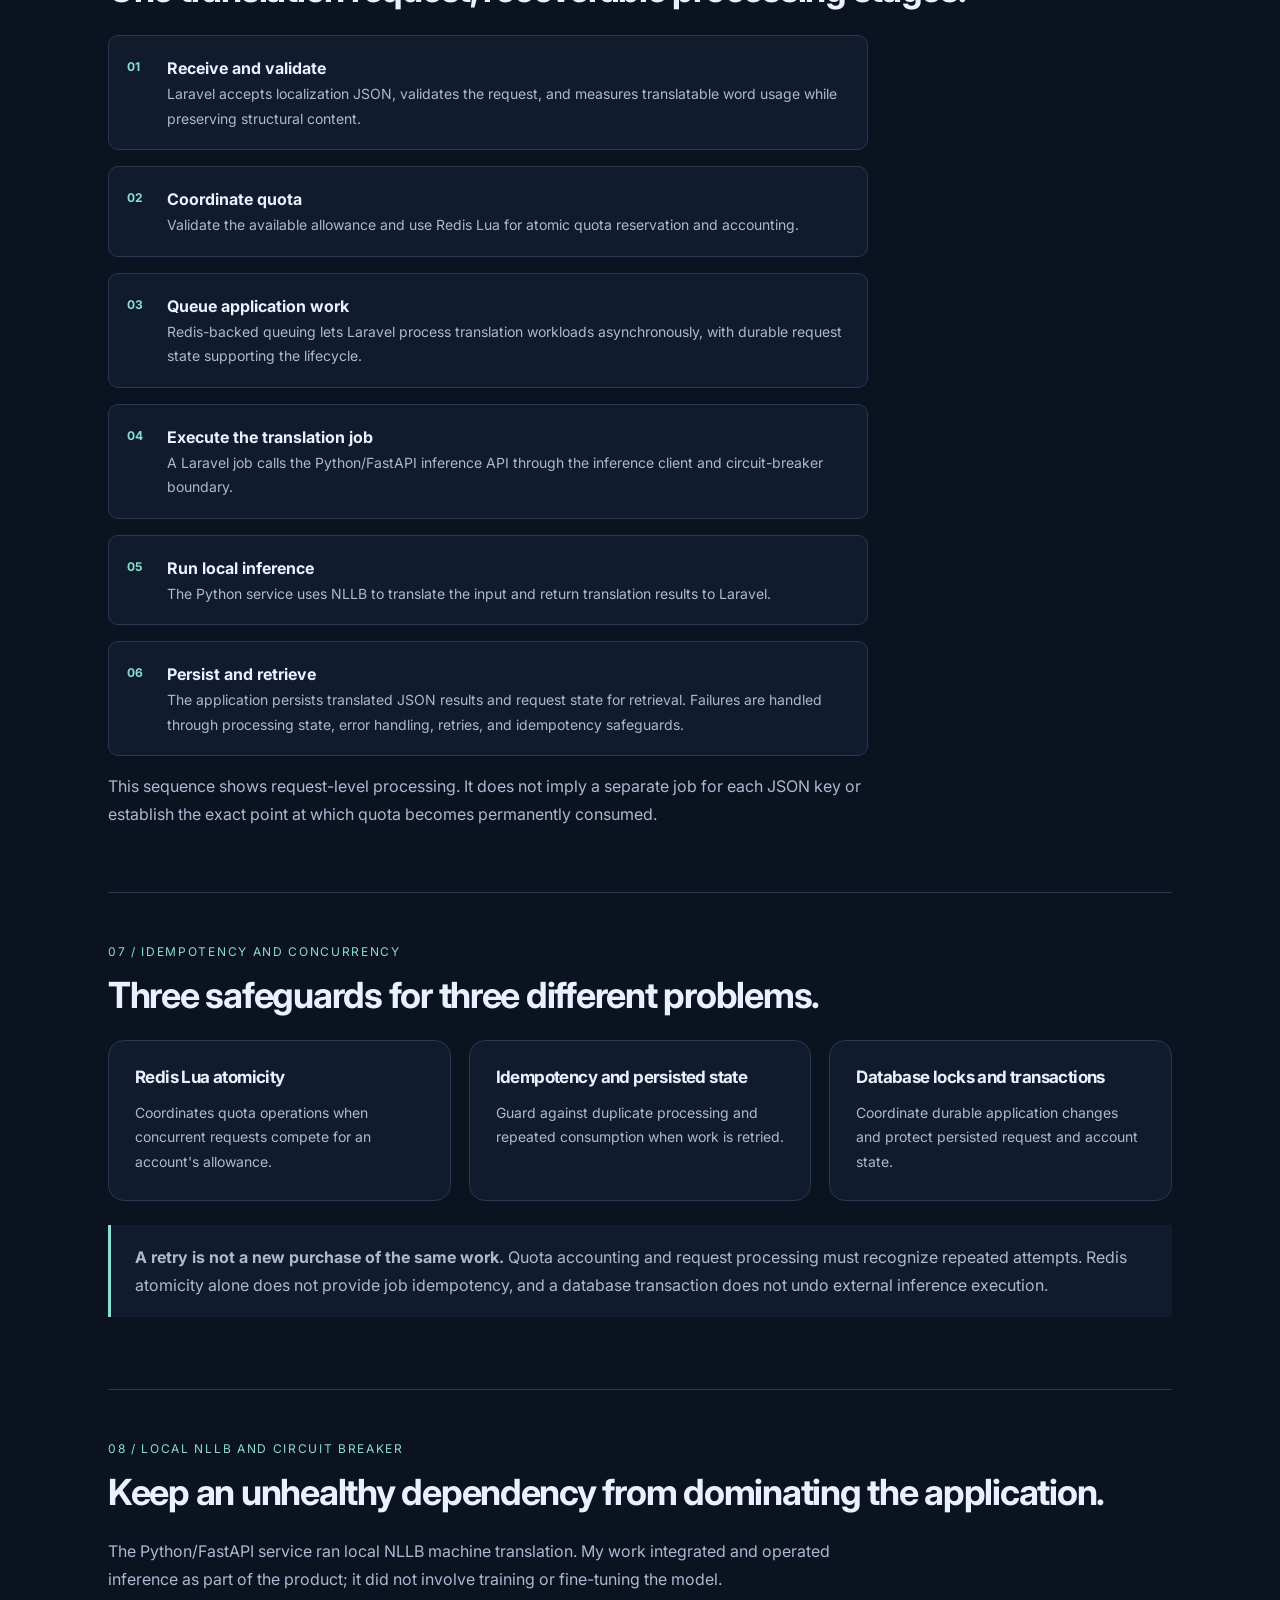
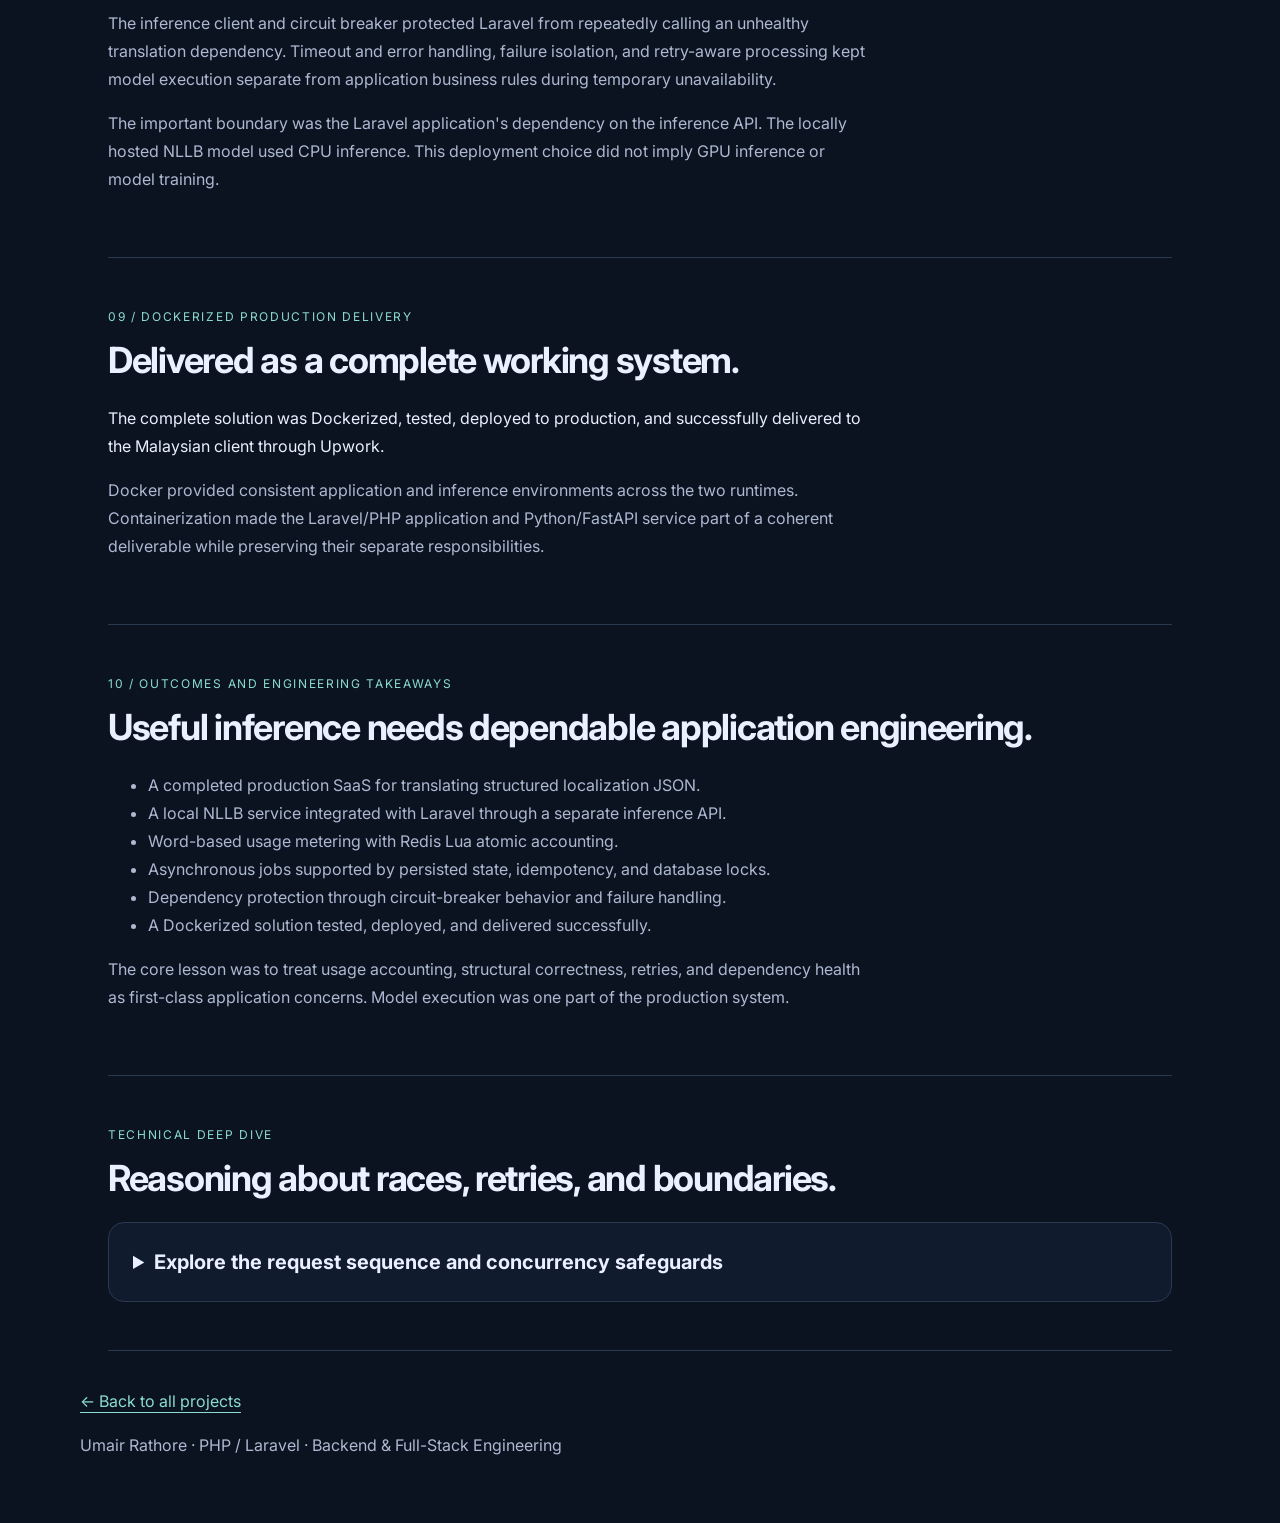
<file: case-studies/translation.html>
<!doctype html>
<html lang="en">
<head>
  <meta charset="utf-8">
  <meta name="viewport" content="width=device-width, initial-scale=1">
  <meta name="theme-color" content="#0b1220">
  <title>Translation &amp; Localization SaaS API | Umair Rathore</title>
  <meta name="description" content="Laravel multi-tenant JSON translation SaaS with Stripe usage-based billing, Redis Lua quota reservation and rollback, FastAPI/NLLB CPU inference, queues, and Docker deployment.">
  <link rel="canonical" href="https://umairrathore.github.io/PortFolio/case-studies/translation.html">
  <meta property="og:type" content="article">
  <meta property="og:title" content="Translation &amp; Localization SaaS API | Umair Rathore">
  <meta property="og:description" content="Laravel multi-tenant JSON translation SaaS with Stripe usage-based billing, Redis Lua quota reservation and rollback, FastAPI/NLLB CPU inference, queues, and Docker deployment.">
  <meta property="og:url" content="https://umairrathore.github.io/PortFolio/case-studies/translation.html">
  <meta property="og:image" content="https://umairrathore.github.io/PortFolio/img/og-cover.jpg">
  <meta property="og:image:alt" content="Umair Rathore, Software Engineer specializing in PHP and Laravel, backend architecture, SaaS and distributed systems.">
  <meta name="twitter:image:alt" content="Umair Rathore, Software Engineer specializing in PHP and Laravel, backend architecture, SaaS and distributed systems.">
  <meta name="twitter:card" content="summary_large_image">
  <meta name="twitter:title" content="Translation &amp; Localization SaaS API | Umair Rathore">
  <meta name="twitter:description" content="Laravel multi-tenant JSON translation SaaS with Stripe usage-based billing, Redis Lua quota reservation and rollback, FastAPI/NLLB CPU inference, queues, and Docker deployment.">
  <meta name="twitter:image" content="https://umairrathore.github.io/PortFolio/img/og-cover.jpg">
  <script>try { if (localStorage.getItem('theme') === 'light') document.documentElement.dataset.theme = 'light'; } catch (_) {}</script>
  <link rel="preconnect" href="https://fonts.googleapis.com">
  <link rel="preconnect" href="https://fonts.gstatic.com" crossorigin>
  <link href="https://fonts.googleapis.com/css2?family=Inter:wght@400;500;600;700;800&display=swap" rel="stylesheet">
  <link rel="stylesheet" href="../css/wooma.css">
  <link rel="stylesheet" href="../css/translation.css">
  <script src="../js/wooma.js" defer></script>
</head>
<body class="wooma-page translation-page">
<a class="skip" href="#main">Skip to case study</a>
<header class="case-header"><div class="case-wrap"><nav aria-label="Case study navigation"><a href="../index.html#projects">← Back to projects</a><button id="caseTheme" type="button" aria-pressed="false">Use light theme</button></nav></div></header>
<main id="main" class="case-wrap">
  <div class="case-hero">
    <div class="wooma-eyebrow">Engineering case study · AI Integration / Backend Architecture / SaaS</div>
    <h1>Translation &amp; Localization SaaS API</h1>
    <p class="lead">Production AI-powered JSON localization with metered usage and resilient inference.</p>
    <p class="muted">A Laravel SaaS application connected to a separate Python/FastAPI service running local NLLB translation inference. The engineering challenge was to preserve localization structure while coordinating usage quotas, asynchronous work, and dependency failures.</p>
    <dl class="project-context"><div><dt>Client</dt><dd>Malaysia, through Upwork</dd></div><div><dt>Role</dt><dd>Full-stack/backend engineer</dd></div></dl>
    <span class="delivery-status">Completed · Tested · Deployed to production · Delivered successfully</span>
    <div class="infra" aria-label="Technology stack"><span>PHP / Laravel</span><span>Python</span><span>FastAPI</span><span>NLLB</span><span>PostgreSQL</span><span>Stripe</span><span>Redis / Redis Lua</span><span>Laravel Queues</span><span>Database locks</span><span>Docker</span><span>REST APIs</span></div>
  </div>
  <nav class="case-nav" aria-label="On this page"><a href="#overview">Product</a><a href="#ownership">Ownership</a><a href="#architecture">Architecture</a><a href="#quotas">Quotas</a><a href="#lifecycle">Request lifecycle</a><a href="#inference">Inference</a><a href="#delivery">Delivery</a><a href="#deep-dive">Technical deep dive</a></nav>
  <section id="key-decision"><h2>Key Engineering Decision: Separating SaaS/Business Orchestration from AI Inference</h2><p>Laravel handled multi-tenant access, users, Stripe usage-based billing, word-based quotas, and asynchronous orchestration. Python/FastAPI served the locally hosted NLLB model using CPU inference. Separating these responsibilities kept model execution outside business logic and the incoming HTTP request. The trade-off was a service boundary requiring timeouts, retry-safe state, and circuit-breaker protection.</p></section>
  <section id="overview">
    <span class="section-no">01 / PRODUCT AND CLIENT CONTEXT</span><h2>Translate the content. Preserve the structure.</h2>
    <p>The Malaysian Upwork client needed a SaaS platform for translating JSON localization files into other languages. Users submitted structured localization content and received localized JSON output, with measured word usage counted against their available allowance.</p>
    <p class="muted">The product combined a Laravel web platform and administration experience with a backend API. A separate local inference service ran NLLB machine translation, avoiding the need to outsource every translation to an external paid LLM API.</p>
  </section>
  <section id="ownership">
    <span class="section-no">02 / WHAT I ENGINEERED</span><h2>From application architecture to production delivery.</h2>
    <p>I was responsible for architecture, implementation, integration, testing, containerization, and delivery of the complete solution.</p>
    <div class="two-col"><article class="panel"><h3>SaaS application and API</h3><p class="muted">Laravel authentication and multi-tenant access, web and admin interfaces, JSON request handling, word metering, atomic quota reservation and rollback, asynchronous jobs, and persistent processing state. PostgreSQL provided application persistence, with Stripe supporting usage-based billing.</p></article><article class="panel"><h3>Inference and delivery</h3><p class="muted">Python/FastAPI integration for local NLLB inference, dependency failure handling, and circuit-breaker protection. I Dockerized, tested, deployed, and successfully delivered the solution.</p></article></div>
  </section>
  <section id="architecture">
    <span class="section-no">03 / SYSTEM ARCHITECTURE</span><h2>Separate application rules from model execution.</h2>
    <p class="muted">Laravel owned application behavior, usage accounting, and the request lifecycle. Python/FastAPI exposed a separate API boundary for local translation inference. Queue jobs connected those responsibilities without holding the incoming HTTP request open for model execution.</p>
    <figure class="service-diagram" aria-labelledby="translation-diagram-title">
      <h3 id="translation-diagram-title">Conceptual request and service architecture</h3>
      <div class="dependency-boundary"><strong>User / API client</strong><small>Submit structured JSON localization content</small></div>
      <div class="diagram-boundary">
        <div class="boundary-label">Dockerized application and inference environments · conceptual boundary</div>
        <ol class="request-chain"><li><span class="step-number">01 / APPLICATION</span><strong>Laravel SaaS dashboard and API</strong><small>Multi-tenant access and request handling</small></li><li><span class="step-number">02 / INPUT</span><strong>Validation and word counting</strong><small>Identify translatable input while retaining JSON structure</small></li><li><span class="step-number">03 / QUOTA</span><strong>Redis Lua quota accounting</strong><small>Atomic quota reservation and rollback</small></li><li><span class="step-number">04 / ASYNC WORK</span><strong>Redis queue / Laravel job</strong><small>Request-level execution, processing state, and retries</small></li></ol>
        <div class="dependency-boundary"><strong>05 / Inference client and circuit breaker</strong><small>Application-to-inference dependency boundary ↓</small></div>
        <div class="inference-chain"><div><span class="step-number">06 / SERVICE API</span><strong>Python / FastAPI</strong><p>Separate translation request processing service.</p></div><div><span class="step-number">07 / MODEL EXECUTION</span><strong>Local NLLB model</strong><p>CPU-based machine translation inference within the Python service.</p></div></div>
        <div class="result-node"><strong>08 / Translated JSON result and request state</strong><p>Results return to the application for persistence and retrieval.</p></div>
        <div class="infrastructure-view" role="group" aria-label="Supporting state layers"><article><h3>Redis</h3><p>Queue coordination and atomic quota reservation/rollback through Redis Lua.</p></article><article><h3>PostgreSQL application database</h3><p>Durable request and account state, coordinated with database locks and transactional boundaries.</p></article></div>
      </div>
      <figcaption>This is a conceptual responsibility view, not an exact deployment topology. Numbered steps describe the request flow, not the precise timing of permanent quota consumption. Stripe supports usage-based application billing; it is separate from the local word-quota and inference workflow.</figcaption>
    </figure>
  </section>
  <section id="service-separation">
    <span class="section-no">04 / SERVICE SEPARATION</span><h2>Two runtimes. Clear responsibilities.</h2>
    <div class="two-col"><article class="panel"><h3>Laravel / PHP</h3><ul class="muted"><li>User-facing web platform, administration, authentication, and API requests.</li><li>JSON localization handling, measured word usage, and available quota validation.</li><li>Redis integration, queue jobs, persisted lifecycle state, locking, and idempotency.</li><li>PostgreSQL application data and Stripe usage-based billing integration.</li></ul></article><article class="panel"><h3>Python / FastAPI</h3><ul class="muted"><li>A separate API boundary for translation requests.</li><li>Locally hosted NLLB translation inference.</li><li>Model execution isolated from SaaS business logic.</li><li>A Dockerized inference runtime, called through the application's circuit-breaker boundary.</li></ul></article></div>
  </section>
  <section id="quotas">
    <span class="section-no">05 / WORD-BASED QUOTAS AND REDIS LUA</span><h2>Avoid the race between checking and consuming.</h2>
    <p>Translation requests had measurable word usage. Multiple requests for the same account could compete for an available allowance, so quota operations needed atomic coordination rather than separate, unprotected reads and writes.</p>
    <p class="muted">Redis maintained or coordinated quota-related state. Redis Lua implemented atomic quota reservations and rollback, executing quota operations so concurrent requests could not interleave competing deductions within the same operation. Atomic quota reservation and rollback worked alongside idempotency and persisted processing state to guard against repeated consumption.</p>
    <aside class="callout"><strong>Atomic within Redis does not mean transactional across the system.</strong> Database locks and transactional boundaries coordinated durable application changes. Redis, PostgreSQL, and inference remained distinct boundaries; explicit quota reservation rollback is an application safeguard, not a transaction spanning Redis, PostgreSQL, Stripe, and inference.</aside>
  </section>
  <section id="lifecycle">
    <span class="section-no">06 / ASYNCHRONOUS REQUEST LIFECYCLE</span><h2>One translation request, recoverable processing stages.</h2>
    <ol class="sequence" aria-label="Conceptual translation request sequence"><li><strong>Receive and validate</strong><span>Laravel accepts localization JSON, validates the request, and measures translatable word usage while preserving structural content.</span></li><li><strong>Coordinate quota</strong><span>Validate the available allowance and use Redis Lua for atomic quota reservation and accounting.</span></li><li><strong>Queue application work</strong><span>Redis-backed queuing lets Laravel process translation workloads asynchronously, with durable request state supporting the lifecycle.</span></li><li><strong>Execute the translation job</strong><span>A Laravel job calls the Python/FastAPI inference API through the inference client and circuit-breaker boundary.</span></li><li><strong>Run local inference</strong><span>The Python service uses NLLB to translate the input and return translation results to Laravel.</span></li><li><strong>Persist and retrieve</strong><span>The application persists translated JSON results and request state for retrieval. Failures are handled through processing state, error handling, retries, and idempotency safeguards.</span></li></ol>
    <p class="muted">This sequence shows request-level processing. It does not imply a separate job for each JSON key or establish the exact point at which quota becomes permanently consumed.</p>
  </section>
  <section id="concurrency">
    <span class="section-no">07 / IDEMPOTENCY AND CONCURRENCY</span><h2>Three safeguards for three different problems.</h2>
    <div class="guard-grid"><article class="panel"><h3>Redis Lua atomicity</h3><p>Coordinates quota operations when concurrent requests compete for an account's allowance.</p></article><article class="panel"><h3>Idempotency and persisted state</h3><p>Guard against duplicate processing and repeated consumption when work is retried.</p></article><article class="panel"><h3>Database locks and transactions</h3><p>Coordinate durable application changes and protect persisted request and account state.</p></article></div>
    <aside class="callout"><strong>A retry is not a new purchase of the same work.</strong> Quota accounting and request processing must recognize repeated attempts. Redis atomicity alone does not provide job idempotency, and a database transaction does not undo external inference execution.</aside>
  </section>
  <section id="inference">
    <span class="section-no">08 / LOCAL NLLB AND CIRCUIT BREAKER</span><h2>Keep an unhealthy dependency from dominating the application.</h2>
    <p class="muted">The Python/FastAPI service ran local NLLB machine translation. My work integrated and operated inference as part of the product; it did not involve training or fine-tuning the model.</p>
    <p class="muted">The inference client and circuit breaker protected Laravel from repeatedly calling an unhealthy translation dependency. Timeout and error handling, failure isolation, and retry-aware processing kept model execution separate from application business rules during temporary unavailability.</p>
    <p class="muted">The important boundary was the Laravel application's dependency on the inference API. The locally hosted NLLB model used CPU inference. This deployment choice did not imply GPU inference or model training.</p>
  </section>
  <section id="delivery">
    <span class="section-no">09 / DOCKERIZED PRODUCTION DELIVERY</span><h2>Delivered as a complete working system.</h2>
    <p>The complete solution was Dockerized, tested, deployed to production, and successfully delivered to the Malaysian client through Upwork.</p>
    <p class="muted">Docker provided consistent application and inference environments across the two runtimes. Containerization made the Laravel/PHP application and Python/FastAPI service part of a coherent deliverable while preserving their separate responsibilities.</p>
  </section>
  <section id="outcomes">
    <span class="section-no">10 / OUTCOMES AND ENGINEERING TAKEAWAYS</span><h2>Useful inference needs dependable application engineering.</h2>
    <ul class="muted"><li>A completed production SaaS for translating structured localization JSON.</li><li>A local NLLB service integrated with Laravel through a separate inference API.</li><li>Word-based usage metering with Redis Lua atomic accounting.</li><li>Asynchronous jobs supported by persisted state, idempotency, and database locks.</li><li>Dependency protection through circuit-breaker behavior and failure handling.</li><li>A Dockerized solution tested, deployed, and delivered successfully.</li></ul>
    <p class="muted">The core lesson was to treat usage accounting, structural correctness, retries, and dependency health as first-class application concerns. Model execution was one part of the production system.</p>
  </section>
  <section id="deep-dive">
    <span class="section-no">TECHNICAL DEEP DIVE</span><h2>Reasoning about races, retries, and boundaries.</h2>
    <details><summary>Explore the request sequence and concurrency safeguards</summary><div class="deep-content">
      <article><h3>When two requests compete for quota</h3><p class="muted">Consider two requests reading an account's remaining allowance. With separate unprotected checks and updates, both could proceed using the same apparent balance. Atomic Redis Lua operations prevent that interleaving within the quota operation.</p><ol class="compact-steps"><li>Each request has a measured word usage.</li><li>The quota operation evaluates and updates the relevant quota state atomically within Redis.</li><li>Persisted request state and idempotency distinguish an existing attempt from newly requested work.</li><li>Database locks and transactions coordinate durable application changes.</li></ol><p class="muted">This explains the safeguards without specifying private scripts, key formats, or deduction timing.</p></article>
      <article><h3>Follow one request through the service boundary</h3><div class="state-flow" aria-label="Conceptual request sequence"><span>Client → Laravel</span> → <span>Validate + count words</span> → <span>Quota coordination</span> → <span>Queue job</span> → <span>Inference client + breaker</span> → <span>FastAPI → NLLB</span> → <span>Result + persisted state</span></div><p class="muted">This is a conceptual sequence rather than internal state enum names. The application tracks progress and failures while the job performs work outside the original HTTP request.</p></article>
      <article><h3>Retries must preserve accounting identity</h3><p class="muted">A failed or interrupted attempt may lead to retry processing. Idempotency and persisted state guard against treating repeated work as a fresh quota consumption or duplicating the same processing. Atomic quota operations and job-level idempotency solve related but different problems.</p></article>
      <article><h3>A timeout is not a cross-service rollback</h3><p class="muted">A timeout or inference error must be handled at the application-to-service boundary. Circuit-breaker behavior reduces repeated calls to an unhealthy dependency. Database transactions do not automatically roll back Redis operations or inference execution, while explicit Redis Lua quota reservation rollback handles the quota boundary. That does not imply a Stripe payment refund or reversal of inference execution.</p></article>
      <article><h3>Keep translation inside the JSON contract</h3><p class="muted">The request contains structured localization content. Validation and input handling identify translatable content, while result handling returns localized JSON without corrupting its structure. The case study does not assume a particular field-level job topology.</p></article>
    </div></details>
  </section>
</main>
<footer class="case-wrap"><a href="../index.html#projects">← Back to all projects</a><p class="muted">Umair Rathore · PHP / Laravel · Backend &amp; Full-Stack Engineering</p></footer>
</body>
</html>
</file>
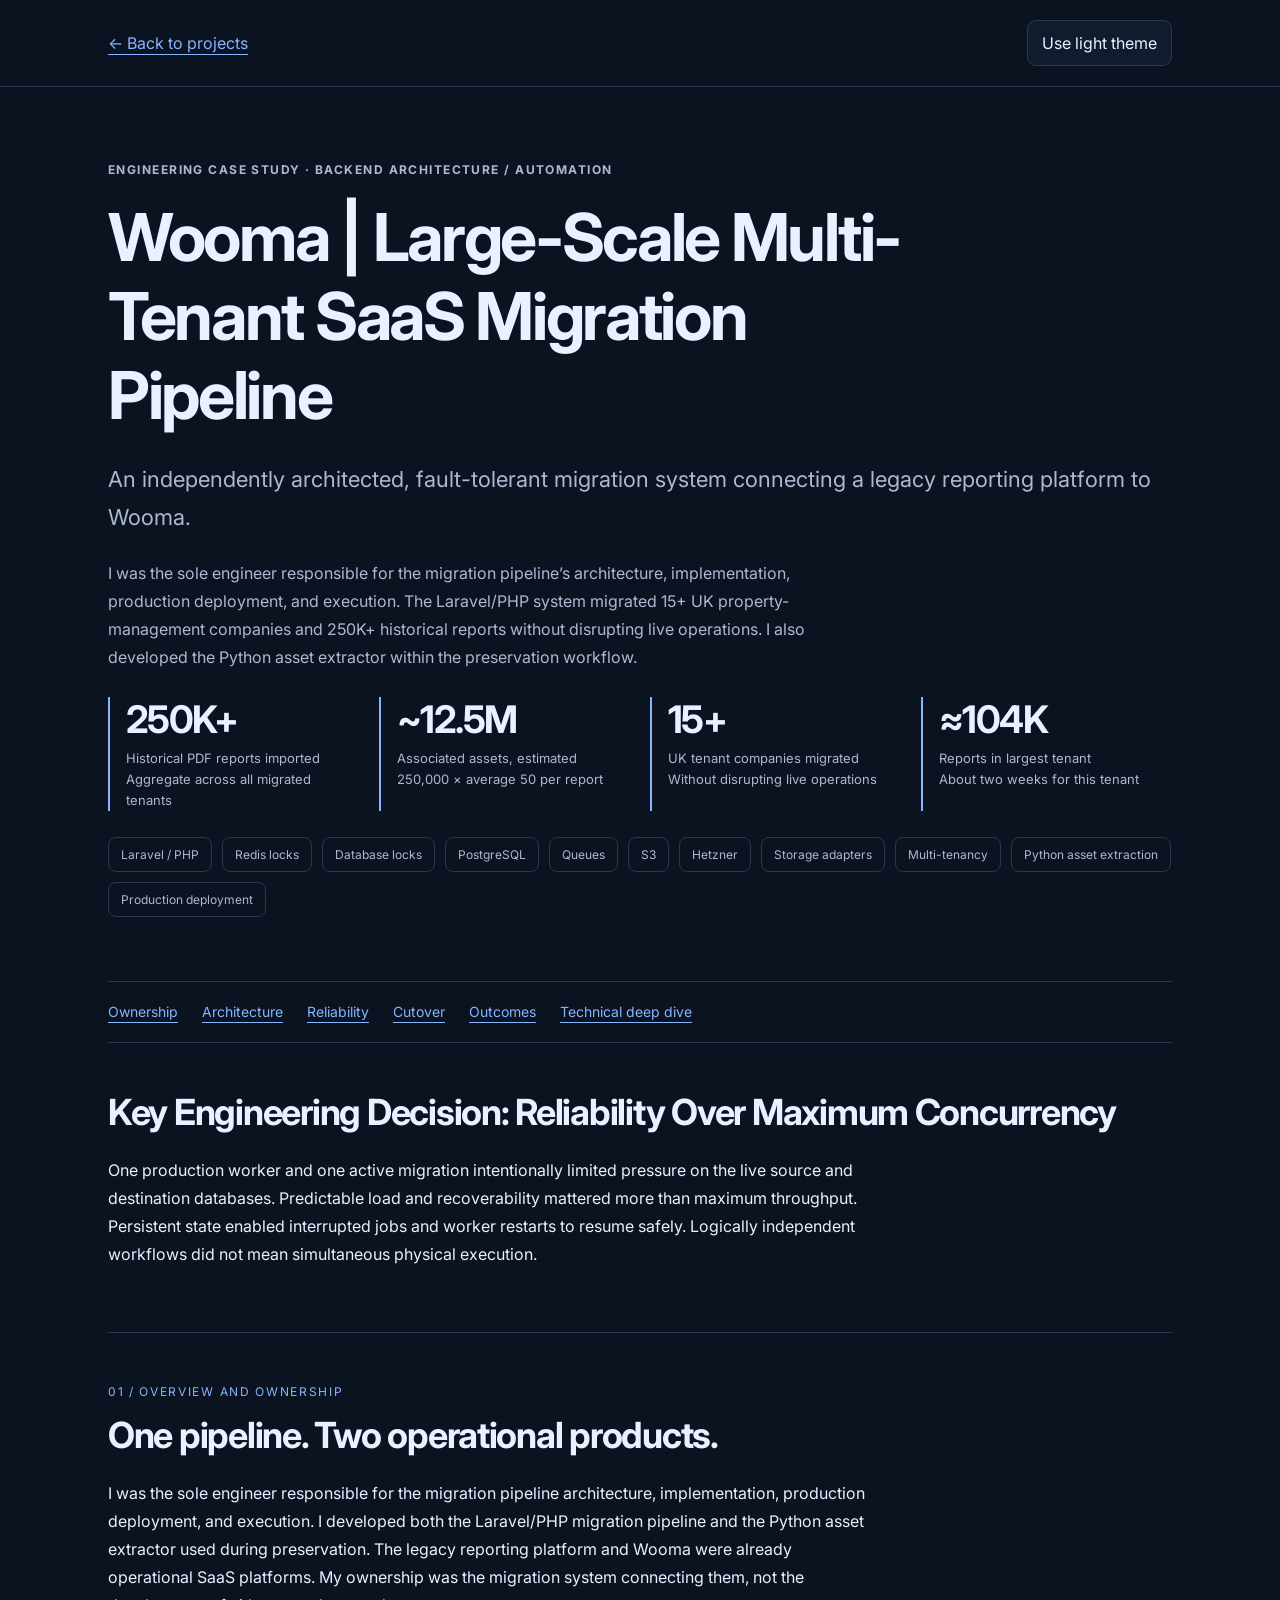
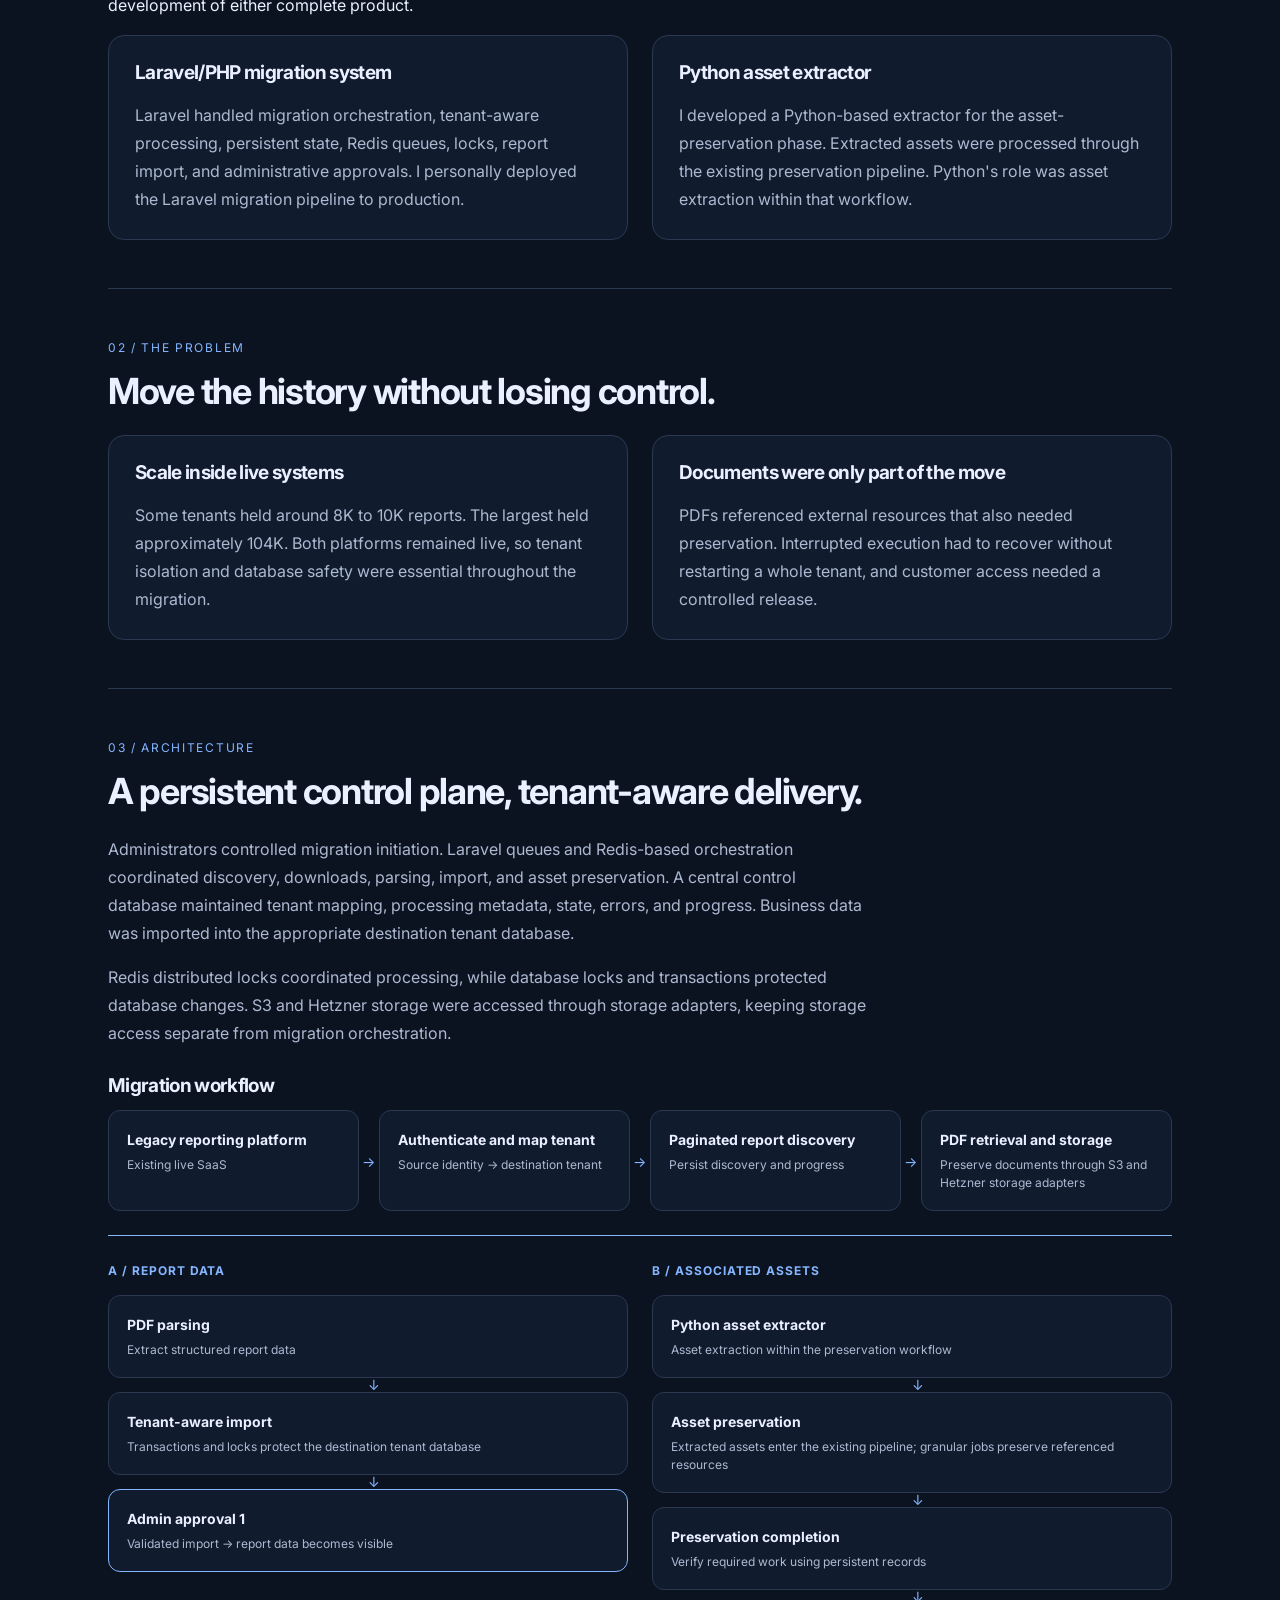
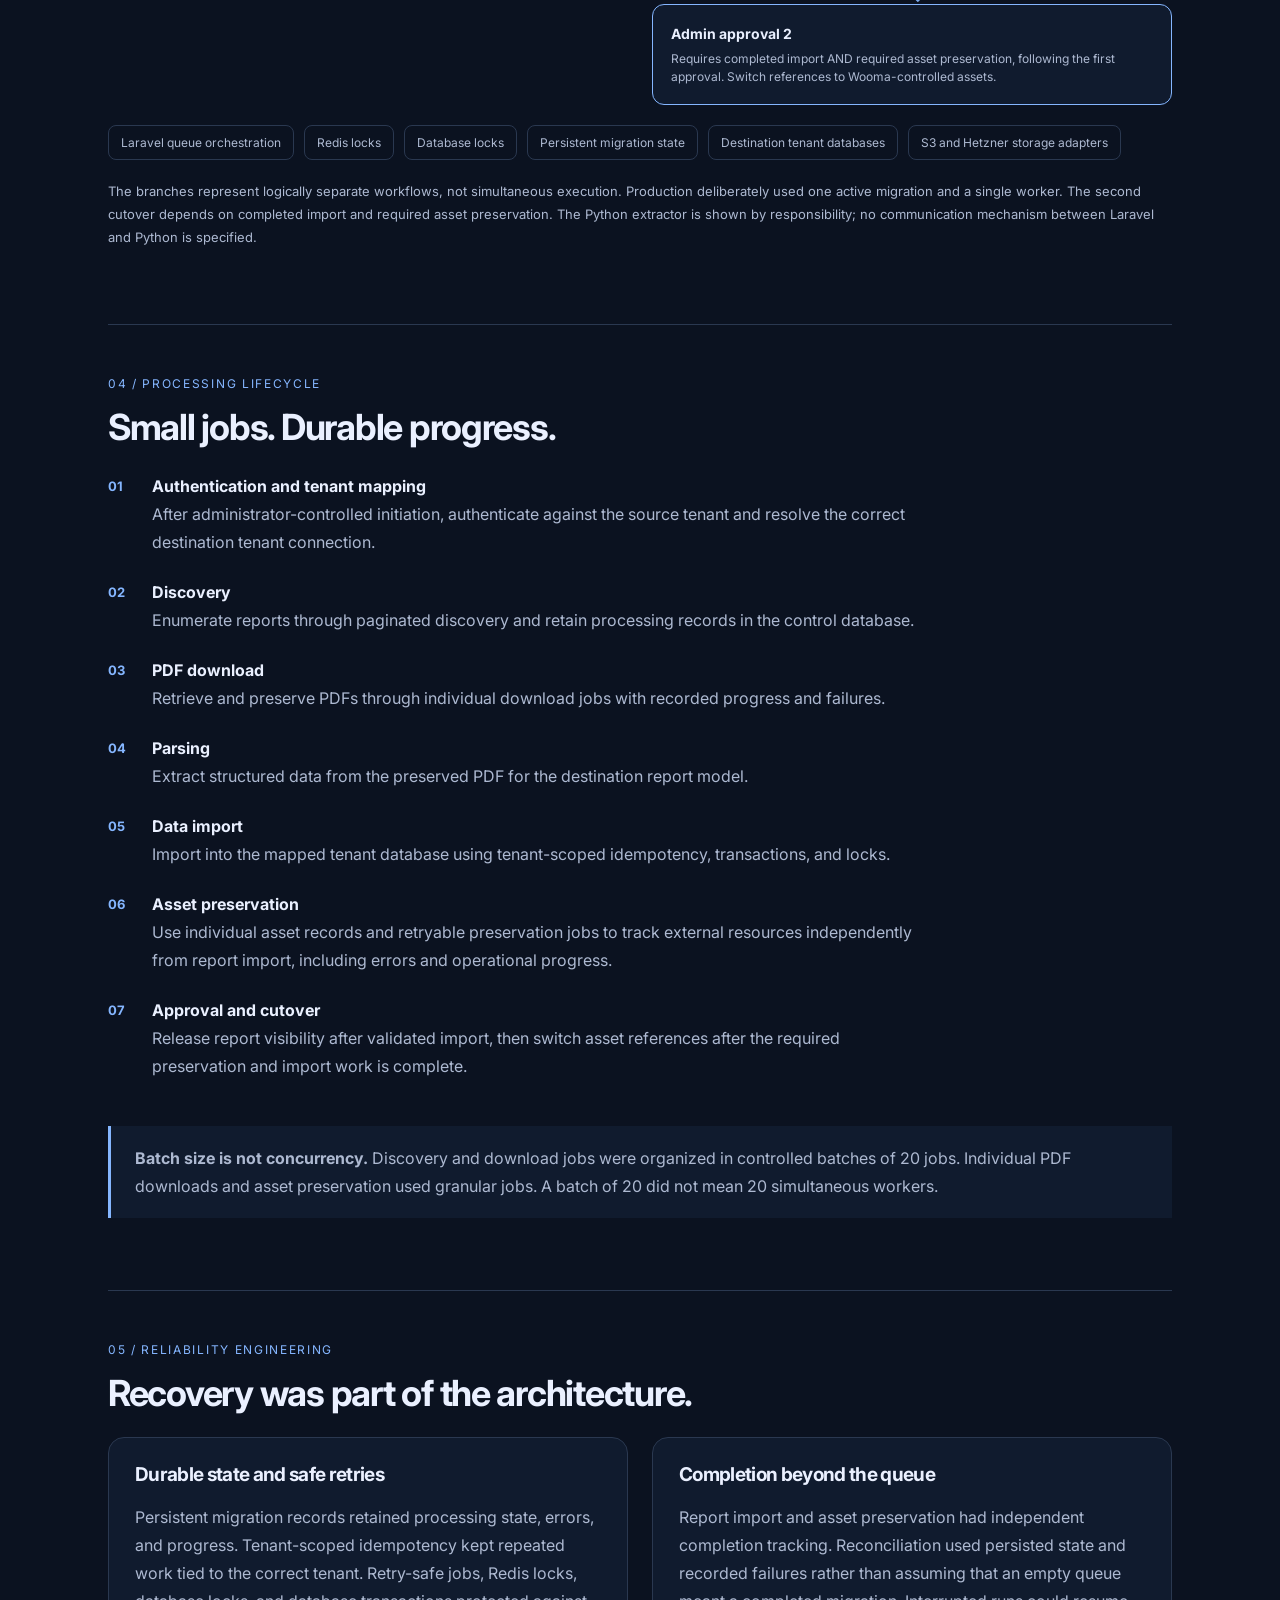
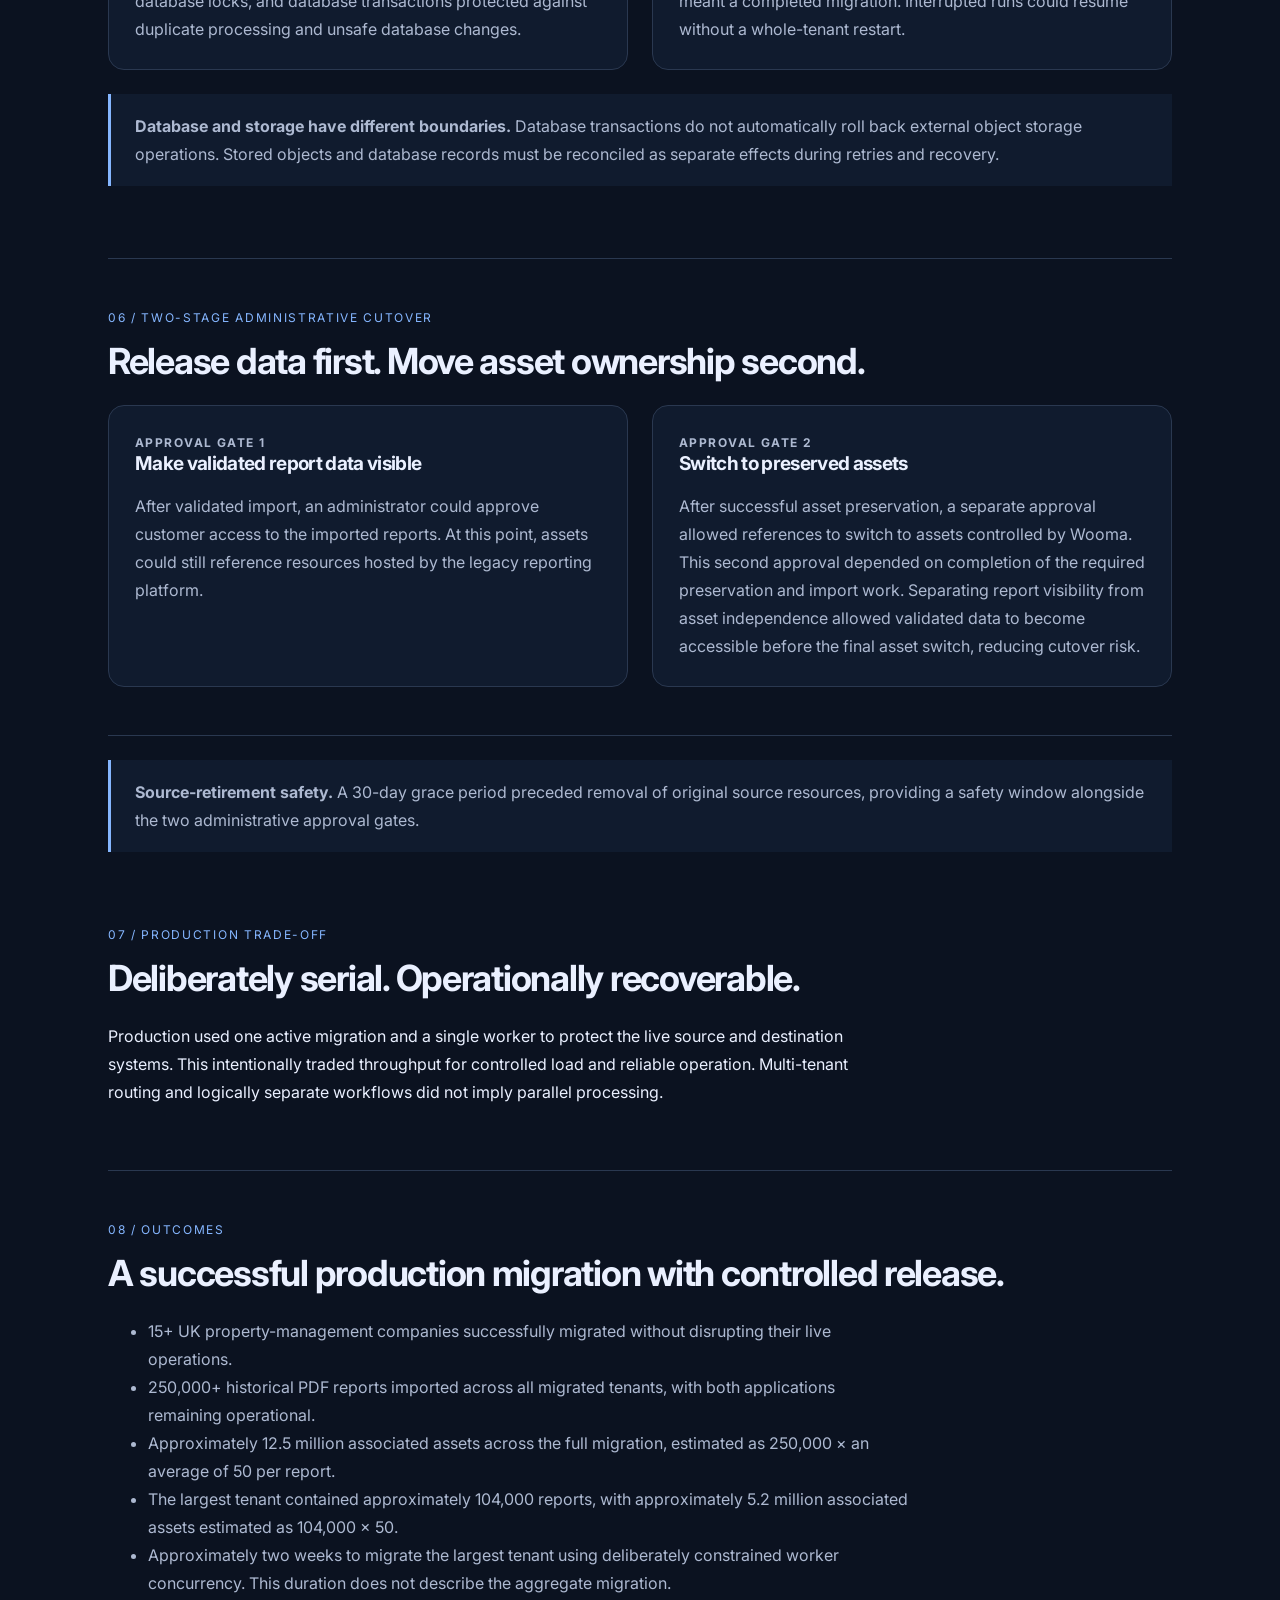
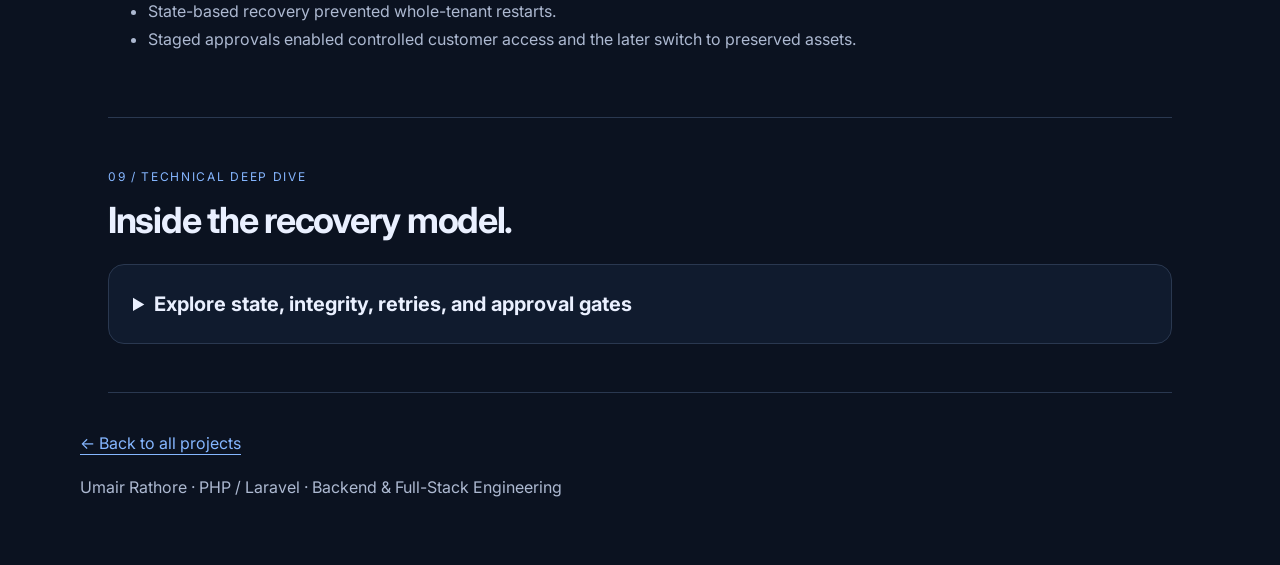
<file: case-studies/wooma.html>
<!doctype html>
<html lang="en">
<head>
  <meta charset="utf-8">
  <meta name="viewport" content="width=device-width, initial-scale=1">
  <meta name="theme-color" content="#0b1220">
  <title>Wooma | Large-Scale Multi-Tenant SaaS Migration Pipeline | Umair Rathore</title>
  <meta name="description" content="Sole-engineered Laravel migration pipeline: 15+ UK tenant companies and 250K+ reports migrated without live disruption; approximately 12.5M associated assets estimated.">
  <link rel="canonical" href="https://umairrathore.github.io/PortFolio/case-studies/wooma.html">
  <meta property="og:type" content="article">
  <meta property="og:title" content="Wooma | Large-Scale Multi-Tenant SaaS Migration Pipeline | Umair Rathore">
  <meta property="og:description" content="Sole-engineered Laravel migration pipeline: 15+ UK tenant companies and 250K+ reports migrated without live disruption; approximately 12.5M associated assets estimated.">
  <meta property="og:url" content="https://umairrathore.github.io/PortFolio/case-studies/wooma.html">
  <meta property="og:image" content="https://umairrathore.github.io/PortFolio/img/og-cover.jpg">
  <meta property="og:image:alt" content="Umair Rathore, Software Engineer specializing in PHP and Laravel, backend architecture, SaaS and distributed systems.">
  <meta name="twitter:image:alt" content="Umair Rathore, Software Engineer specializing in PHP and Laravel, backend architecture, SaaS and distributed systems.">
  <meta name="twitter:card" content="summary_large_image">
  <meta name="twitter:title" content="Wooma | Large-Scale Multi-Tenant SaaS Migration Pipeline | Umair Rathore">
  <meta name="twitter:description" content="Sole-engineered Laravel migration pipeline: 15+ UK tenant companies and 250K+ reports migrated without live disruption; approximately 12.5M associated assets estimated.">
  <meta name="twitter:image" content="https://umairrathore.github.io/PortFolio/img/og-cover.jpg">
  <script>try { if (localStorage.getItem('theme') === 'light') document.documentElement.dataset.theme = 'light'; } catch (_) {}</script>
  <link rel="preconnect" href="https://fonts.googleapis.com">
  <link rel="preconnect" href="https://fonts.gstatic.com" crossorigin>
  <link href="https://fonts.googleapis.com/css2?family=Inter:wght@400;500;600;700;800&display=swap" rel="stylesheet">
  <link rel="stylesheet" href="../css/wooma.css">
  <script src="../js/wooma.js" defer></script>
</head>
<body class="wooma-page">
<a class="skip" href="#main">Skip to case study</a>
<header class="case-header"><div class="case-wrap"><nav aria-label="Case study navigation">
  <a href="../index.html#projects">← Back to projects</a>
  <button id="caseTheme" type="button" aria-pressed="false">Use light theme</button>
</nav></div></header>
<main id="main" class="case-wrap">
  <div class="case-hero">
    <div class="wooma-eyebrow">Engineering case study · Backend Architecture / Automation</div>
    <h1>Wooma | Large-Scale Multi-Tenant SaaS Migration Pipeline</h1>
    <p class="lead">An independently architected, fault-tolerant migration system connecting a legacy reporting platform to Wooma.</p>
    <p class="muted">I was the sole engineer responsible for the migration pipeline’s architecture, implementation, production deployment, and execution. The Laravel/PHP system migrated 15+ UK property-management companies and 250K+ historical reports without disrupting live operations. I also developed the Python asset extractor within the preservation workflow.</p>
    <div class="wooma-metrics wooma-scale" aria-label="Historical migration scale">
      <div class="wooma-metric"><strong>250K+</strong><span>Historical PDF reports imported<br>Aggregate across all migrated tenants</span></div>
      <div class="wooma-metric"><strong>~12.5M</strong><span>Associated assets, estimated<br>250,000 × average 50 per report</span></div>
      <div class="wooma-metric"><strong>15+</strong><span>UK tenant companies migrated<br>Without disrupting live operations</span></div>
      <div class="wooma-metric"><strong>≈104K</strong><span>Reports in largest tenant<br>About two weeks for this tenant</span></div>
    </div>
    <div class="infra" aria-label="Technology stack and delivery"><span>Laravel / PHP</span><span>Redis locks</span><span>Database locks</span><span>PostgreSQL</span><span>Queues</span><span>S3</span><span>Hetzner</span><span>Storage adapters</span><span>Multi-tenancy</span><span>Python asset extraction</span><span>Production deployment</span></div>
  </div>
  <nav class="case-nav" aria-label="On this page"><a href="#ownership">Ownership</a><a href="#architecture">Architecture</a><a href="#reliability">Reliability</a><a href="#cutover">Cutover</a><a href="#outcomes">Outcomes</a><a href="#deep-dive">Technical deep dive</a></nav>
  <section id="key-decision"><h2>Key Engineering Decision: Reliability Over Maximum Concurrency</h2><p>One production worker and one active migration intentionally limited pressure on the live source and destination databases. Predictable load and recoverability mattered more than maximum throughput. Persistent state enabled interrupted jobs and worker restarts to resume safely. Logically independent workflows did not mean simultaneous physical execution.</p></section>
  <section id="ownership">
    <span class="section-no">01 / OVERVIEW AND OWNERSHIP</span><h2>One pipeline. Two operational products.</h2>
    <p>I was the sole engineer responsible for the migration pipeline architecture, implementation, production deployment, and execution. I developed both the Laravel/PHP migration pipeline and the Python asset extractor used during preservation. The legacy reporting platform and Wooma were already operational SaaS platforms. My ownership was the migration system connecting them, not the development of either complete product.</p>
    <div class="two-col"><article class="panel"><h3>Laravel/PHP migration system</h3><p class="muted">Laravel handled migration orchestration, tenant-aware processing, persistent state, Redis queues, locks, report import, and administrative approvals. I personally deployed the Laravel migration pipeline to production.</p></article><article class="panel"><h3>Python asset extractor</h3><p class="muted">I developed a Python-based extractor for the asset-preservation phase. Extracted assets were processed through the existing preservation pipeline. Python's role was asset extraction within that workflow.</p></article></div>
  </section>
  <section id="problem">
    <span class="section-no">02 / THE PROBLEM</span><h2>Move the history without losing control.</h2>
    <div class="two-col"><div class="panel"><h3>Scale inside live systems</h3><p class="muted">Some tenants held around 8K to 10K reports. The largest held approximately 104K. Both platforms remained live, so tenant isolation and database safety were essential throughout the migration.</p></div><div class="panel"><h3>Documents were only part of the move</h3><p class="muted">PDFs referenced external resources that also needed preservation. Interrupted execution had to recover without restarting a whole tenant, and customer access needed a controlled release.</p></div></div>
  </section>
  <section id="architecture">
    <span class="section-no">03 / ARCHITECTURE</span><h2>A persistent control plane, tenant-aware delivery.</h2>
    <p class="muted">Administrators controlled migration initiation. Laravel queues and Redis-based orchestration coordinated discovery, downloads, parsing, import, and asset preservation. A central control database maintained tenant mapping, processing metadata, state, errors, and progress. Business data was imported into the appropriate destination tenant database.</p>
    <p class="muted">Redis distributed locks coordinated processing, while database locks and transactions protected database changes. S3 and Hetzner storage were accessed through storage adapters, keeping storage access separate from migration orchestration.</p>
    <figure class="architecture" aria-labelledby="diagram-title">
      <h3 id="diagram-title">Migration workflow</h3>
      <ol class="flow-chain"><li><strong>Legacy reporting platform</strong><small>Existing live SaaS</small></li><li><strong>Authenticate and map tenant</strong><small>Source identity → destination tenant</small></li><li><strong>Paginated report discovery</strong><small>Persist discovery and progress</small></li><li><strong>PDF retrieval and storage</strong><small>Preserve documents through S3 and Hetzner storage adapters</small></li></ol>
      <div class="branches">
        <div class="branch" role="group" aria-label="Report data workflow"><div class="branch-label">A / REPORT DATA</div><div class="flow-step"><strong>PDF parsing</strong><small>Extract structured report data</small></div><div class="flow-step"><strong>Tenant-aware import</strong><small>Transactions and locks protect the destination tenant database</small></div><div class="flow-step gate"><strong>Admin approval 1</strong><small>Validated import → report data becomes visible</small></div></div>
        <div class="branch" role="group" aria-label="Asset preservation workflow"><div class="branch-label">B / ASSOCIATED ASSETS</div><div class="flow-step"><strong>Python asset extractor</strong><small>Asset extraction within the preservation workflow</small></div><div class="flow-step"><strong>Asset preservation</strong><small>Extracted assets enter the existing pipeline; granular jobs preserve referenced resources</small></div><div class="flow-step"><strong>Preservation completion</strong><small>Verify required work using persistent records</small></div><div class="flow-step gate"><strong>Admin approval 2</strong><small>Requires completed import AND required asset preservation, following the first approval. Switch references to Wooma-controlled assets.</small></div></div>
      </div>
      <div class="infra" aria-label="Supporting infrastructure"><span>Laravel queue orchestration</span><span>Redis locks</span><span>Database locks</span><span>Persistent migration state</span><span>Destination tenant databases</span><span>S3 and Hetzner storage adapters</span></div>
      <figcaption>The branches represent logically separate workflows, not simultaneous execution. Production deliberately used one active migration and a single worker. The second cutover depends on completed import and required asset preservation. The Python extractor is shown by responsibility; no communication mechanism between Laravel and Python is specified.</figcaption>
    </figure>
  </section>
  <section id="lifecycle">
    <span class="section-no">04 / PROCESSING LIFECYCLE</span><h2>Small jobs. Durable progress.</h2>
    <ol class="lifecycle"><li><strong>Authentication and tenant mapping</strong><span>After administrator-controlled initiation, authenticate against the source tenant and resolve the correct destination tenant connection.</span></li><li><strong>Discovery</strong><span>Enumerate reports through paginated discovery and retain processing records in the control database.</span></li><li><strong>PDF download</strong><span>Retrieve and preserve PDFs through individual download jobs with recorded progress and failures.</span></li><li><strong>Parsing</strong><span>Extract structured data from the preserved PDF for the destination report model.</span></li><li><strong>Data import</strong><span>Import into the mapped tenant database using tenant-scoped idempotency, transactions, and locks.</span></li><li><strong>Asset preservation</strong><span>Use individual asset records and retryable preservation jobs to track external resources independently from report import, including errors and operational progress.</span></li><li><strong>Approval and cutover</strong><span>Release report visibility after validated import, then switch asset references after the required preservation and import work is complete.</span></li></ol>
    <aside class="callout"><strong>Batch size is not concurrency.</strong> Discovery and download jobs were organized in controlled batches of 20 jobs. Individual PDF downloads and asset preservation used granular jobs. A batch of 20 did not mean 20 simultaneous workers.</aside>
  </section>
  <section id="reliability">
    <span class="section-no">05 / RELIABILITY ENGINEERING</span><h2>Recovery was part of the architecture.</h2>
    <div class="two-col"><article class="panel"><h3>Durable state and safe retries</h3><p class="muted">Persistent migration records retained processing state, errors, and progress. Tenant-scoped idempotency kept repeated work tied to the correct tenant. Retry-safe jobs, Redis locks, database locks, and database transactions protected against duplicate processing and unsafe database changes.</p></article><article class="panel"><h3>Completion beyond the queue</h3><p class="muted">Report import and asset preservation had independent completion tracking. Reconciliation used persisted state and recorded failures rather than assuming that an empty queue meant a completed migration. Interrupted runs could resume without a whole-tenant restart.</p></article></div>
    <aside class="callout"><strong>Database and storage have different boundaries.</strong> Database transactions do not automatically roll back external object storage operations. Stored objects and database records must be reconciled as separate effects during retries and recovery.</aside>
  </section>
  <section id="cutover">
    <span class="section-no">06 / TWO-STAGE ADMINISTRATIVE CUTOVER</span><h2>Release data first. Move asset ownership second.</h2>
    <div class="two-col"><article class="panel"><div class="wooma-eyebrow">Approval gate 1</div><h3>Make validated report data visible</h3><p class="muted">After validated import, an administrator could approve customer access to the imported reports. At this point, assets could still reference resources hosted by the legacy reporting platform.</p></article><article class="panel"><div class="wooma-eyebrow">Approval gate 2</div><h3>Switch to preserved assets</h3><p class="muted">After successful asset preservation, a separate approval allowed references to switch to assets controlled by Wooma. This second approval depended on completion of the required preservation and import work. Separating report visibility from asset independence allowed validated data to become accessible before the final asset switch, reducing cutover risk.</p></article></div>
  </section>
  <aside class="callout"><strong>Source-retirement safety.</strong> A 30-day grace period preceded removal of original source resources, providing a safety window alongside the two administrative approval gates.</aside>
  <section id="tradeoff">
    <span class="section-no">07 / PRODUCTION TRADE-OFF</span><h2>Deliberately serial. Operationally recoverable.</h2>
    <p>Production used one active migration and a single worker to protect the live source and destination systems. This intentionally traded throughput for controlled load and reliable operation. Multi-tenant routing and logically separate workflows did not imply parallel processing.</p>
  </section>
  <section id="outcomes">
    <span class="section-no">08 / OUTCOMES</span><h2>A successful production migration with controlled release.</h2>
    <ul class="muted"><li>15+ UK property-management companies successfully migrated without disrupting their live operations.</li><li>250,000+ historical PDF reports imported across all migrated tenants, with both applications remaining operational.</li><li>Approximately 12.5 million associated assets across the full migration, estimated as 250,000 × an average of 50 per report.</li><li>The largest tenant contained approximately 104,000 reports, with approximately 5.2 million associated assets estimated as 104,000 × 50.</li><li>Approximately two weeks to migrate the largest tenant using deliberately constrained worker concurrency. This duration does not describe the aggregate migration.</li><li>State-based recovery prevented whole-tenant restarts.</li><li>Staged approvals enabled controlled customer access and the later switch to preserved assets.</li></ul>
  </section>
  <section id="deep-dive">
    <span class="section-no">09 / TECHNICAL DEEP DIVE</span><h2>Inside the recovery model.</h2>
    <details><summary>Explore state, integrity, retries, and approval gates</summary><div class="deep-content">
      <article><h3>State machine transitions</h3><p class="muted">The model below summarizes processing responsibilities, not internal enum names. Successful stages advance through persisted progress; a failed stage records an error and returns to eligible processing through retry or resume.</p><div class="state-flow" aria-label="Conceptual report processing states"><span>Discovered</span> → <span>PDF preserved</span> → <span>Parsed</span> → <span>Imported</span> → <span>Validated</span></div><p class="muted">Asset preservation has a separate completion path. An imported report is not proof that its associated assets have been preserved.</p></article>
      <article><h3>Tenant-scoped deduplication</h3><p class="muted">Idempotency was scoped to the tenant, so repeated processing of a source report could be recognized within the correct migration context. The control database held mapping and progress; tenant-aware connections routed business records into the appropriate destination database.</p></article>
      <article><h3>Queue and worker architecture</h3><p class="muted">Laravel queues and Redis orchestration separated work into recoverable units. Controlled batches contained 20 jobs, while individual downloads and asset-preservation operations remained granular. One active migration and one production worker limited pressure on both operational platforms.</p></article>
      <article><h3>Database integrity and storage-adapter boundaries</h3><p class="muted">Redis distributed locks coordinated processing, while database locks and transactions protected database integrity. These protections did not create a transaction spanning the database and external storage accessed through S3 or Hetzner adapters. Recovery had to account for a stored object and an unfinished database stage separately.</p></article>
      <article><h3>Retries and resume</h3><p class="muted">Persisted state identified completed work and unfinished stages after interruption. Tenant-scoped idempotency and retry-safe jobs allowed work to be revisited without restarting the tenant. Logged failures preserved the context needed to recover the affected processing stage.</p></article>
      <article><h3>Completion and reconciliation</h3><p class="muted">Reconciliation evaluated persisted report and asset progress, including incomplete and failed work. Queue emptiness alone could not establish success. Import completion and asset completion remained distinct prerequisites for the appropriate release decision.</p></article>
      <article><h3>Two approval gates, two decisions</h3><p class="muted">The first approval released validated imported report data. The second allowed references to move to Wooma-controlled assets once the required import and preservation work was complete. Keeping these gates separate prevented data visibility from being confused with asset readiness.</p></article>
    </div></details>
  </section>
</main>
<footer class="case-wrap"><a href="../index.html#projects">← Back to all projects</a><p class="muted">Umair Rathore · PHP / Laravel · Backend &amp; Full-Stack Engineering</p></footer>
</body>
</html>
</file>
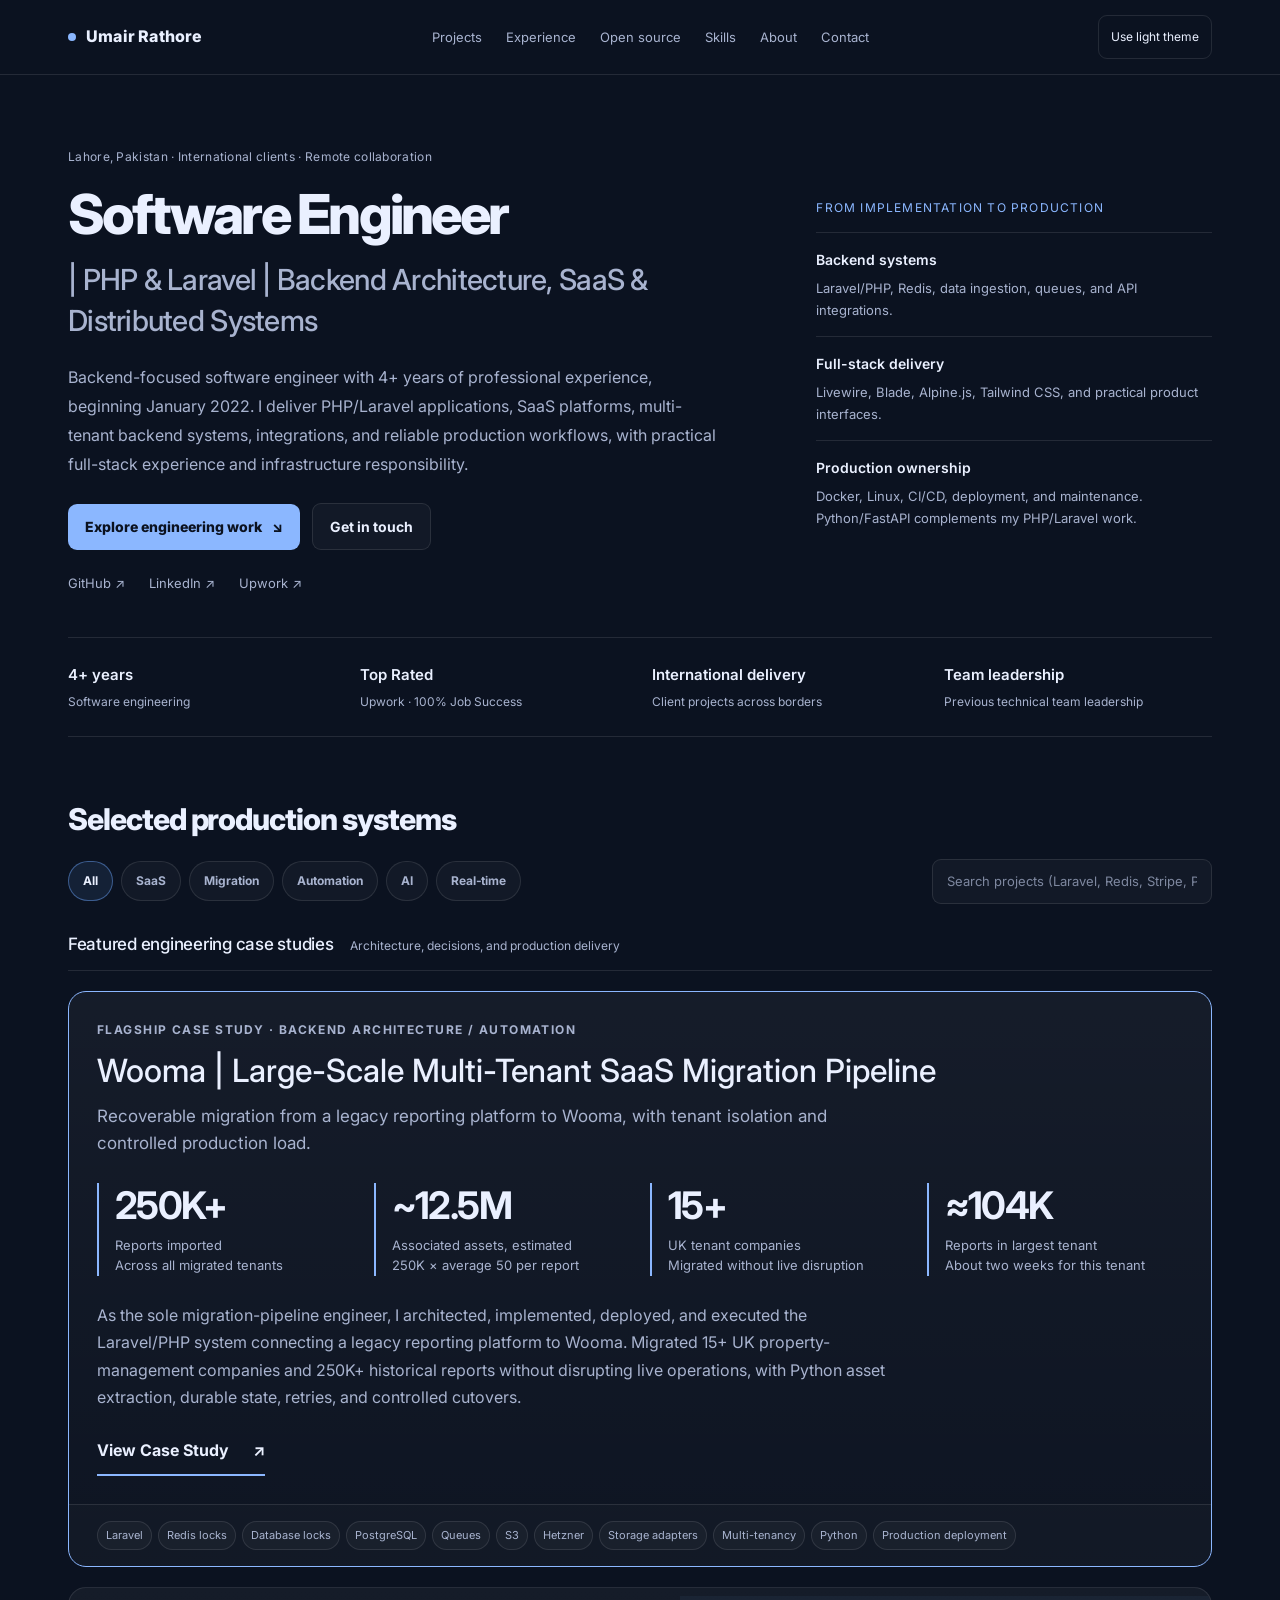
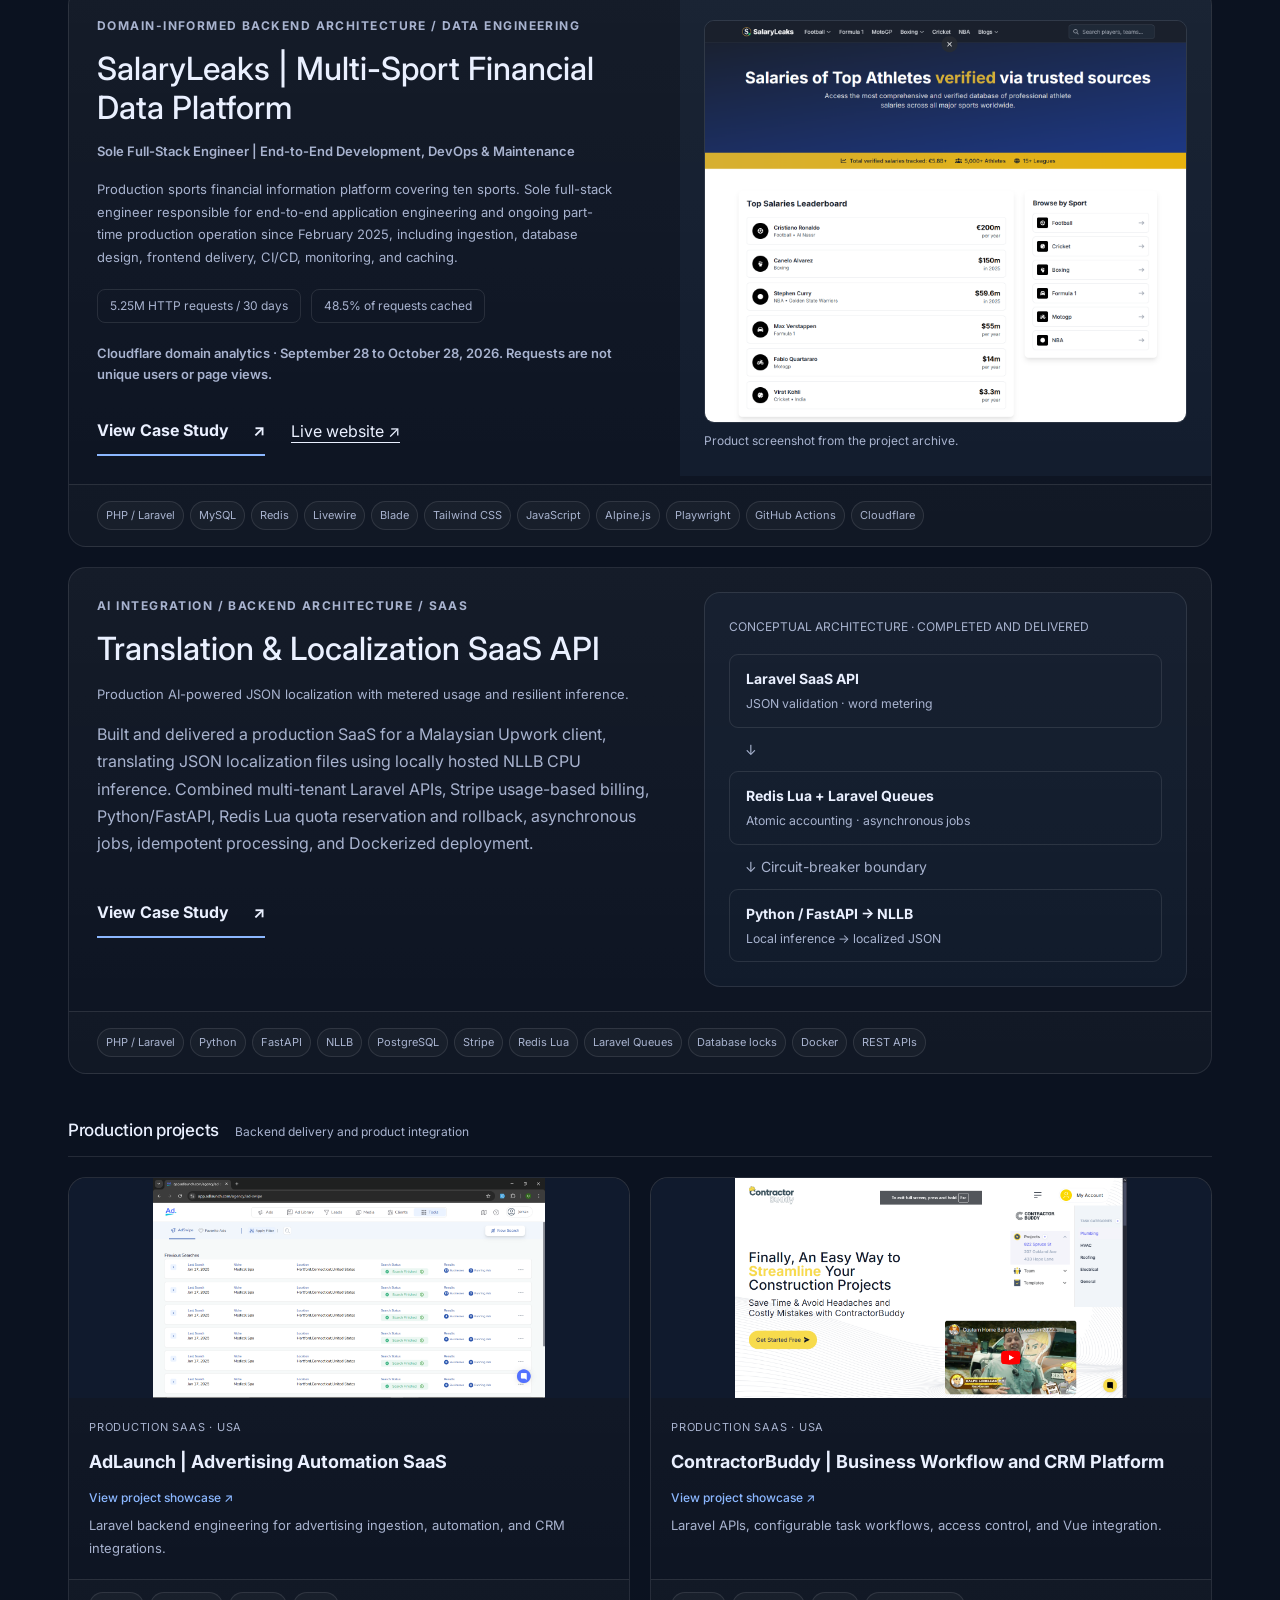
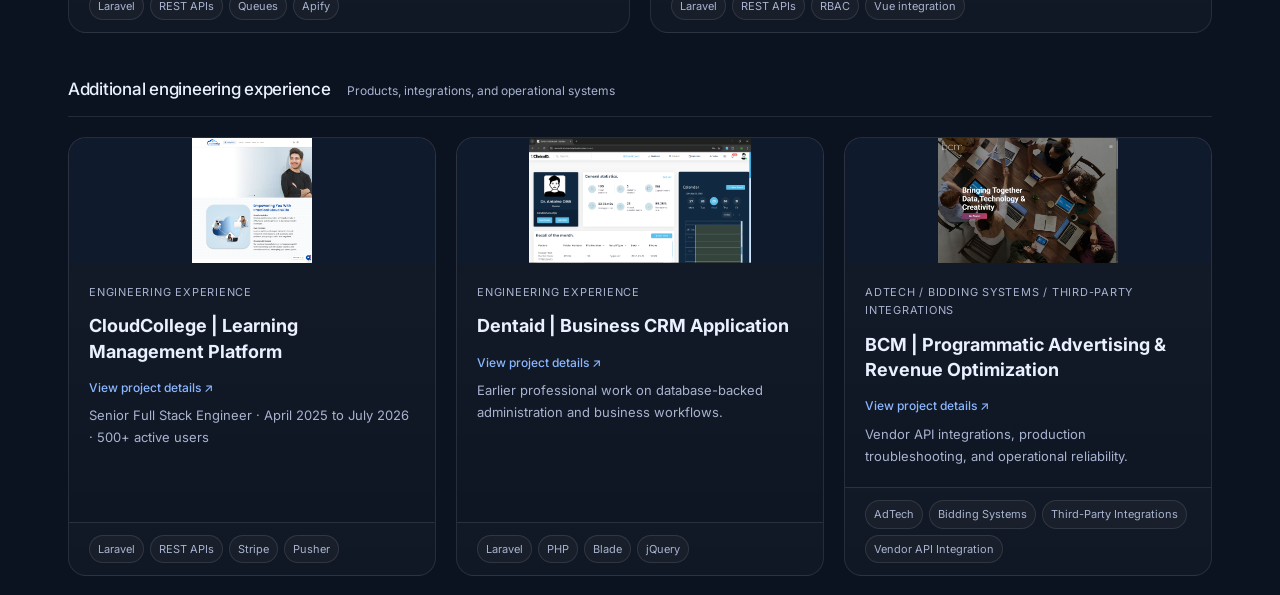
<file: portfolio/2portfolio.html>
<!doctype html>
<html lang="en"><head><meta charset="utf-8"><meta name="viewport" content="width=device-width, initial-scale=1"><meta name="robots" content="noindex,follow"><link rel="canonical" href="https://umairrathore.github.io/PortFolio/"><meta http-equiv="refresh" content="0;url=../index.html"><title>Umair Rathore | Portfolio</title></head><body><p>This earlier portfolio draft has moved. <a href="../index.html">Visit the current portfolio</a>.</p></body></html>
</file>
<file: css/wooma.css>
.proj.wooma-card{
  grid-column:1/-1;
  min-width:0;
  cursor:default;
  border-color:var(--brand)}

.wooma-card .proj-body{
  padding:28px}
.wooma-card h4{
  font-size:clamp(23px,3vw,32px);
  line-height:1.2;
  margin:12px 0}
.wooma-eyebrow{
  text-transform:uppercase;
  letter-spacing:.12em;
  font-size:12px;
  color:var(--muted);
  font-weight:700}
.wooma-card .proj-desc{
  font-size:17px;
  max-width:70ch;
  line-height:1.6}
.wooma-summary{
  color:var(--muted);
  max-width:80ch;
  line-height:1.7;
  margin:16px 0}

.wooma-metrics{
  display:grid;
  grid-template-columns:repeat(3,minmax(0,1fr));
  gap:20px;
  margin:26px 0}
.wooma-metric{
  border-left:2px solid var(--brand);
  padding-left:16px}
.wooma-metric strong{
  display:block;
  color:var(--text);
  font-size:clamp(26px,4vw,38px);
  letter-spacing:-.04em;
  line-height:1.2}
.wooma-metric span{
  display:block;
  color:var(--muted);
  font-size:13px;
  line-height:1.6;
  margin-top:6px}
.wooma-link{
  display:inline-flex;
  gap:24px;
  color:var(--text);
  font-weight:700;
  text-decoration:none;
  border-bottom:2px solid var(--brand);
  padding:10px 0}
.wooma-link:hover{
  color:var(--brand)}
.wooma-card .proj-tags{
  padding:16px 28px}

.wooma-page{
  --bg:#0b1220;
  --panel:#101b2e;
  --text:#eaf0ff;
  --muted:#adb9d1;
  --line:#2a3850;
  --brand:#85b6ff;
  background:var(--bg);
  color:var(--text);
  font-family:Inter,system-ui,sans-serif;
  margin:0;
  line-height:1.75}
html[data-theme=light] .wooma-page{
  --bg:#f7f8fb;
  --panel:#fff;
  --text:#142136;
  --muted:#4a5b72;
  --line:#d4dce7;
  --brand:#215bad}
.wooma-page *{
  box-sizing:border-box}
.wooma-page a{
  color:var(--brand);
  text-underline-offset:5px}
.case-wrap{
  max-width:1120px;
  padding:0 28px;
  margin:auto}
.case-header{
  border-bottom:1px solid var(--line)}
.case-header nav{
  display:flex;
  justify-content:space-between;
  align-items:center;
  gap:18px;
  padding:20px 0}
.wooma-page button{
  font:inherit;
  color:var(--text);
  border:1px solid var(--line);
  border-radius:9px;
  background:var(--panel);
  padding:8px 14px;
  cursor:pointer}
.wooma-page :focus-visible,.wooma-card :focus-visible{
  outline:3px solid var(--brand);
  outline-offset:5px}
.skip{
  position:absolute;
  left:16px;
  top:-100px;
  background:var(--panel);
  padding:12px;
  z-index:10}
.skip:focus{
  top:8px}
.case-hero{
  padding:72px 0 44px}
.wooma-page h1,.wooma-page h2,.wooma-page h3{
  line-height:1.2;
  letter-spacing:-.035em;
  color:var(--text)}
.wooma-page h1{
  font-size:clamp(36px,6vw,66px);
  max-width:19ch;
  margin:18px 0 24px}
.lead{
  font-size:clamp(18px,2.5vw,22px);
  max-width:66ch;
  color:var(--muted)}
.wooma-page p,.wooma-page li{
  max-width:76ch}
.muted{
  color:var(--muted)}
.case-nav{
  display:flex;
  flex-wrap:wrap;
  gap:10px 24px;
  border-block:1px solid var(--line);
  padding:18px 0;
  font-size:14px}
.wooma-page section{
  padding:48px 0;
  border-bottom:1px solid var(--line);
  scroll-margin-top:24px}
.wooma-page h2{
  font-size:clamp(25px,4vw,36px);
  margin:0 0 22px}
.wooma-page h3{
  font-size:19px;
  margin:0 0 12px}
.section-no{
  font-size:12px;
  letter-spacing:.14em;
  color:var(--brand);
  display:block;
  margin-bottom:12px}
.two-col{
  display:grid;
  grid-template-columns:1fr 1fr;
  gap:24px}
.panel{
  background:var(--panel);
  border:1px solid var(--line);
  border-radius:16px;
  padding:26px;
  min-width:0}
.panel p:last-child{
  margin-bottom:0}
.callout{
  border-left:3px solid var(--brand);
  background:var(--panel);
  padding:18px 24px;
  margin:24px 0;
  color:var(--muted)}
.architecture{
  margin:28px 0}
.flow-chain{
  list-style:none;
  padding:0;
  margin:0;
  display:grid;
  grid-template-columns:repeat(4,minmax(0,1fr));
  gap:20px}
.flow-chain li,.flow-step{
  border:1px solid var(--line);
  border-radius:12px;
  background:var(--panel);
  padding:18px;
  position:relative;
  font-size:14px;
  line-height:1.5}
.flow-chain li:not(:last-child)::after{
  content:'→';
  position:absolute;
  right:-17px;
  top:40%;
  color:var(--brand)}
.flow-step small,.flow-chain small{
  display:block;
  color:var(--muted);
  margin-top:6px;
  font-size:12px}
.branches{
  display:grid;
  grid-template-columns:1fr 1fr;
  gap:24px;
  margin-top:24px;
  padding-top:24px;
  border-top:1px solid var(--brand)}
.branch{
  display:flex;
  flex-direction:column;
  gap:14px}
.branch-label{
  color:var(--brand);
  font-size:12px;
  font-weight:700;
  letter-spacing:.08em}
.flow-step+.flow-step::before{
  content:'↓';
  display:block;
  color:var(--brand);
  position:absolute;
  top:-19px;
  left:50%}
.gate{
  border-color:var(--brand)}
.architecture figcaption{
  color:var(--muted);
  font-size:13px;
  margin-top:18px}
.infra{
  display:flex;
  gap:10px;
  flex-wrap:wrap;
  margin:20px 0}
.infra span{
  border:1px solid var(--line);
  border-radius:8px;
  padding:6px 12px;
  font-size:12px;
  color:var(--muted)}
.lifecycle{
  counter-reset:stage;
  list-style:none;
  padding:0}
.lifecycle li{
  counter-increment:stage;
  position:relative;
  padding:0 0 22px 44px;
  margin:0;
  max-width:82ch}
.lifecycle li::before{
  content:counter(stage,decimal-leading-zero);
  position:absolute;
  left:0;
  color:var(--brand);
  font-size:13px;
  font-weight:700;
  top:3px}
.lifecycle strong{
  display:block;
  color:var(--text)}
.lifecycle span{
  color:var(--muted)}
.wooma-page details{
  border:1px solid var(--line);
  background:var(--panel);
  border-radius:16px;
  padding:24px}
.wooma-page summary{
  cursor:pointer;
  font-size:20px;
  font-weight:700;
  line-height:1.5}
.deep-content{
  padding-top:28px}
.deep-content article+article{
  margin-top:30px;
  padding-top:26px;
  border-top:1px solid var(--line)}
.state-flow{
  display:flex;
  flex-wrap:wrap;
  gap:8px;
  align-items:center;
  font-size:13px;
  margin:16px 0}
.state-flow span{
  border:1px solid var(--line);
  padding:7px 10px;
  border-radius:6px}
.wooma-page footer{
  padding:36px 0 48px}

@media(max-width:640px){
  .wooma-metrics{
  grid-template-columns:1fr;
  gap:20px}
.wooma-card .proj-body{
  padding:20px}
.wooma-card .proj-tags{
  padding:16px 20px}
.case-wrap{
  padding:0 20px}
.case-hero{
  padding:40px 0 28px}
.two-col,.branches,.flow-chain{
  grid-template-columns:1fr}
.flow-chain{
  gap:22px}
.flow-chain li:not(:last-child)::after{
  content:'↓';
  right:auto;
  top:auto;
  bottom:-23px;
  left:50%}
.wooma-page section{
  padding:36px 0}
.panel,.wooma-page details{
  padding:20px}
.case-header nav{
  align-items:flex-start}
.wooma-page button{
  font-size:13px}
.branches{
  gap:30px}
}

@media(prefers-reduced-motion:reduce){
  html{
  scroll-behavior:auto!important}
.wooma-card,.wooma-card *,.wooma-page *{
  animation:none!important;
  transition:none!important;
  scroll-behavior:auto!important}
}

/* Additional verified tenant statistic, using the existing metric component. */
.wooma-scale { grid-template-columns:repeat(4,minmax(0,1fr)); }
@media(max-width:800px) { .wooma-scale { grid-template-columns:repeat(2,minmax(0,1fr)); } }
@media(max-width:640px) { .wooma-scale { grid-template-columns:1fr; } }
</file>
<file: css/salaryleaks.css>
/* SalaryLeaks additions reuse the established case-study foundation. */
.proj.salary-card { grid-column: 1 / -1; min-width: 0; cursor: default; }
.salary-card-layout { display: grid; grid-template-columns: 1.15fr 1fr; }
.salary-card .proj-body { padding: 28px; }
.salary-card h4 { font-size: clamp(23px, 3vw, 32px); line-height: 1.2; margin: 14px 0; }
.salary-card .proj-desc { line-height: 1.75; max-width: 65ch; }
.salary-card-role { font-size: 13px; line-height: 1.6; color: var(--muted); font-weight: 600; margin: 0 0 16px; }
.salary-card-preview { margin: 0; padding: 24px; background: rgba(110,168,255,.05); align-self: center; }
.salary-card-preview img { display: block; width: 100%; height: auto; border: 1px solid var(--line); border-radius: 10px; }
.salary-card-preview figcaption { font-size: 12px; color: var(--muted); margin-top: 8px; }
.salary-actions { display: flex; flex-wrap: wrap; gap: 14px 26px; align-items: center; margin-top: 22px; }
.salary-card .proj-tags { padding: 16px 28px; }
.salary-card :focus-visible { outline: 3px solid var(--brand); outline-offset: 5px; }
.salary-page .case-hero h1 { max-width: 23ch; }
.salary-page .visually-hidden { position: absolute; width: 1px; height: 1px; padding: 0; margin: -1px; overflow: hidden; clip-path: inset(50%); white-space: nowrap; border: 0; }
.salary-page .salary-facts { display: grid; grid-template-columns: repeat(3,minmax(0,1fr)); gap: 20px; padding: 24px 0; margin: 24px 0; border-block: 1px solid var(--line); }
.salary-facts dt { color: var(--muted); font-size: 12px; text-transform: uppercase; letter-spacing: .1em; }
.salary-facts dd { margin: 7px 0 0; font-weight: 600; }
.salary-page .salary-figure { margin: 28px 0 0; }
.salary-page .salary-figure img { display: block; width: 100%; height: auto; border: 1px solid var(--line); border-radius: 14px; background: white; }
.salary-page figcaption { font-size: 13px; line-height: 1.7; color: var(--muted); margin-top: 12px; }
.salary-page .salary-figure a { display: block; border-radius: 14px; }
.salary-page .diagram-layer { border: 1px solid var(--line); border-radius: 14px; padding: 24px; background: var(--panel); }
.salary-page .diagram-core { border-color: var(--brand); text-align: center; }
.salary-page .diagram-core p { margin-inline: auto; }
.salary-page .diagram-connector { color: var(--brand); text-align: center; padding: 10px; font-size: 13px; }
.salary-page .domain-grid { display: grid; grid-template-columns: repeat(3,minmax(0,1fr)); gap: 14px; }
.salary-page .domain-grid article { border: 1px solid var(--line); border-radius: 12px; padding: 18px; background: var(--panel); }
.salary-page .domain-grid h4 { font-size: 16px; line-height: 1.3; margin: 0 0 8px; }
.salary-page .domain-grid p { font-size: 13px; color: var(--muted); margin: 0 0 10px; }
.salary-page .domain-grid small { font-size: 11px; color: var(--brand); }
.salary-page .diagram-ingestion { display: grid; grid-template-columns: 1fr 1fr; gap: 18px; }
.salary-page .diagram-ingestion p { margin-bottom: 0; font-size: 14px; color: var(--muted); }
.salary-page .diagram-layer h3 { font-size: 18px; }
.salary-page .diagram-label { color: var(--brand); font-size: 12px; letter-spacing: .1em; text-transform: uppercase; margin-bottom: 14px; }
.salary-page .source-list { display: flex; flex-wrap: wrap; gap: 8px; list-style: none; padding: 0; }
.salary-page .source-list li { border: 1px solid var(--line); border-radius: 8px; padding: 8px 12px; font-size: 13px; }
.salary-page .decision-list { display: grid; gap: 20px; }
.salary-page .decision-list article { border-left: 2px solid var(--brand); padding-left: 22px; }
.salary-page .decision-list p { margin-bottom: 0; color: var(--muted); }
.salary-page .scale-note { font-size: clamp(22px,3vw,32px); line-height: 1.4; letter-spacing: -.025em; max-width: 34ch; }
.salary-page .reference-links { display: flex; flex-wrap: wrap; gap: 10px 22px; padding-left: 0; list-style: none; font-size: 13px; }
@media(max-width:800px) {
  .salary-card-layout { grid-template-columns: 1fr; }
  .salary-card-preview { padding: 0 24px 24px; }
  .salary-page .domain-grid { grid-template-columns: repeat(2,minmax(0,1fr)); }
}
@media(max-width:640px) {
  .salary-card .proj-body { padding: 20px; }
  .salary-card .proj-tags { padding: 16px 20px; }
  .salary-page .salary-facts,.salary-page .diagram-ingestion,.salary-page .domain-grid { grid-template-columns: 1fr; }
  .salary-page .diagram-layer { padding: 20px; }
}
@media(prefers-reduced-motion:reduce) {
  .salary-card,.salary-card * { transition: none !important; animation: none !important; }
}
</file>
<file: css/translation.css>
/* Translation-specific visuals on the existing case-study foundation. */
.proj.translation-card {
  grid-column: 1 / -1;
  min-width: 0;
  cursor: default;
}
.translation-card-layout { display: grid; grid-template-columns: 1.15fr 1fr; }
.translation-card .proj-body { padding: 28px; }
.translation-card h4 { font-size: clamp(23px, 3vw, 32px); line-height: 1.2; margin: 14px 0; }
.translation-card .proj-desc { color: var(--muted); line-height: 1.75; }
.translation-card .proj-tags { padding: 16px 28px; }
.translation-card .wooma-link { margin-top: 16px; }
.translation-card :focus-visible { outline: 3px solid var(--brand); outline-offset: 5px; }
.translation-preview { margin: 24px; padding: 24px; border: 1px solid var(--line); border-radius: 16px; align-self: center; background: rgba(110,168,255,.04); }
.translation-preview figcaption { color: var(--muted); font-size: 12px; line-height: 1.6; margin-bottom: 18px; }
.translation-preview .mini-flow { display: grid; gap: 10px; font-size: 14px; }
.mini-flow div { border: 1px solid var(--line); border-radius: 9px; padding: 12px 16px; }
.mini-flow small { display: block; color: var(--muted); margin-top: 3px; }
.mini-flow .flow-arrow { border: 0; padding: 0 16px; color: var(--muted); }
.translation-page { --brand: #8bdcd1; }
html[data-theme=light] .wooma-page.translation-page { --brand: #17695f; }
.translation-page .case-hero h1 { max-width: 22ch; }
.translation-page .project-context { display: grid; grid-template-columns: 1fr 1fr; gap: 24px; margin: 28px 0; padding: 24px 0; border-block: 1px solid var(--line); }
.project-context dt { color: var(--muted); font-size: 12px; text-transform: uppercase; letter-spacing: .1em; }
.project-context dd { margin: 8px 0 0; font-weight: 600; }
.translation-page .service-diagram { margin: 28px 0; }
.translation-page .diagram-boundary { border: 1px solid var(--brand); padding: 24px; border-radius: 16px; background: var(--panel); }
.translation-page .boundary-label { font-size: 12px; letter-spacing: .1em; text-transform: uppercase; color: var(--brand); margin: 0 0 20px; }
.translation-page .request-chain { list-style: none; padding: 0; margin: 0; display: grid; grid-template-columns: repeat(2,minmax(0,1fr)); gap: 24px; }
.translation-page .request-chain li { position: relative; padding: 18px; border: 1px solid var(--line); border-radius: 10px; min-width: 0; font-size: 14px; line-height: 1.5; }
.translation-page .request-chain small { display: block; color: var(--muted); font-size: 12px; margin-top: 6px; }
.translation-page .step-number { font-size: 11px; color: var(--brand); display: block; letter-spacing: .08em; margin-bottom: 8px; }
.translation-page .dependency-boundary { margin: 22px 0; padding: 18px; border: 1px dashed var(--brand); border-radius: 10px; text-align: center; font-size: 14px; }
.translation-page .dependency-boundary small { display: block; color: var(--muted); }
.translation-page .inference-chain { display: grid; grid-template-columns: 1fr 1fr; gap: 18px; }
.translation-page .inference-chain div { border: 1px solid var(--line); border-radius: 10px; padding: 18px; }
.translation-page .inference-chain p { margin: 8px 0 0; color: var(--muted); font-size: 14px; }
.translation-page .result-node { text-align: center; margin-top: 20px; border-top: 1px solid var(--line); padding-top: 20px; }
.translation-page .result-node p { margin: 8px auto 0; color: var(--muted); font-size: 14px; }
.translation-page .infrastructure-view { display: grid; grid-template-columns: 1fr 1fr; gap: 18px; margin-top: 20px; }
.translation-page .infrastructure-view article { padding: 20px; border: 1px solid var(--line); border-radius: 12px; }
.translation-page .infrastructure-view p { margin-bottom: 0; color: var(--muted); font-size: 14px; }
.translation-page .service-diagram figcaption { font-size: 13px; line-height: 1.7; color: var(--muted); margin-top: 16px; }
.translation-page .sequence { list-style: none; counter-reset: request; padding: 0; margin: 24px 0 0; }
.translation-page .sequence li { counter-increment: request; position: relative; margin: 0 0 16px; padding: 18px 20px 18px 58px; border: 1px solid var(--line); border-radius: 10px; background: var(--panel); }
.translation-page .sequence li::before { content: counter(request, decimal-leading-zero); position: absolute; left: 18px; top: 20px; color: var(--brand); font-size: 12px; font-weight: 700; }
.translation-page .sequence span { display: block; color: var(--muted); font-size: 14px; }
.translation-page .guard-grid { display: grid; grid-template-columns: repeat(3,minmax(0,1fr)); gap: 18px; }
.translation-page .guard-grid h3 { font-size: 17px; }
.translation-page .guard-grid p { color: var(--muted); font-size: 14px; }
.translation-page .compact-steps { padding-left: 24px; color: var(--muted); }
.translation-page .compact-steps li + li { margin-top: 12px; }
.translation-page .delivery-status { display: inline-block; color: var(--brand); border: 1px solid var(--brand); border-radius: 999px; padding: 6px 12px; font-size: 12px; font-weight: 600; margin-bottom: 18px; }
@media(max-width:800px) {
  .translation-card-layout { grid-template-columns: 1fr; }
  .translation-page .request-chain,.translation-page .guard-grid { grid-template-columns: 1fr; }
}
@media(max-width:640px) {
  .translation-card .proj-body { padding: 20px; }
  .translation-card .proj-tags { padding: 16px 20px; }
  .translation-preview { margin: 0 20px 20px; padding: 20px; }
  .translation-page .project-context,.translation-page .inference-chain,.translation-page .infrastructure-view { grid-template-columns: 1fr; }
  .translation-page .diagram-boundary { padding: 18px; }
}
@media(prefers-reduced-motion:reduce) {
  .translation-card,.translation-card * { transition: none !important; animation: none !important; }
}
</file>
<file: css/portfolio-polish.css>
/* Homepage refinement. Dedicated case studies retain their established styles. */
:root { --brand:#8bb7ff; --brand2:#8bb7ff; --shadow:0 12px 35px rgba(0,0,0,.13); }
[data-theme="light"] { --brand:#235ba9; --brand2:#235ba9; --shadow:0 8px 24px rgba(20,35,55,.06); }
body { background:var(--bg); line-height:1.7; }
.wrap { max-width:1180px; }
a { text-underline-offset:5px; }
:focus-visible { outline:3px solid var(--brand) !important; outline-offset:4px; }
.home-skip { position:absolute; top:-90px; left:16px; z-index:100; background:var(--panel); padding:12px 18px; }
.home-skip:focus { top:8px; }
.topbar { background:var(--bg); backdrop-filter:none; }
.topbar-inner { gap:24px; padding:15px 0; }
.brand { font-family:Inter,system-ui,sans-serif; font-size:16px; }
.brand-dot { width:8px; height:8px; background:var(--brand); box-shadow:none; }
.navlinks { display:flex; gap:4px; }
.navlinks a { border:0; font-size:13px; padding:8px 10px; }
.theme-control { font:inherit; font-size:12px; border:1px solid var(--line); border-radius:9px; padding:8px 12px; background:transparent; color:var(--text); min-height:40px; }
.hero { padding:72px 0 42px; }
.hero-grid { grid-template-columns:1.4fr .8fr; gap:56px; align-items:center; }
.hero-left,.hero-right { padding:0; }
.hero-kicker { color:var(--muted); font-size:12px; letter-spacing:.025em; margin-bottom:18px; }
h1 { font-family:Inter,system-ui,sans-serif; font-size:clamp(36px,4.3vw,57px); letter-spacing:-.05em; line-height:1.07; margin:0 0 22px; }
h1 span { display:block; font-size:clamp(21px,2.4vw,29px); line-height:1.4; letter-spacing:-.025em; color:var(--muted); margin-top:16px; font-weight:500; }
.sub { font-size:16px; line-height:1.8; max-width:65ch; margin-bottom:24px; }
.cta-row { display:flex; gap:12px; }
.btn-brand,.btn-ghost { border-radius:9px; font-size:14px; padding:11px 17px; min-height:46px; }
.btn-brand { background:var(--brand); color:var(--bg); box-shadow:none; }
.btn-brand:hover { filter:brightness(1.1); }
.hero-socials { display:flex; gap:24px; margin-top:22px; font-size:13px; color:var(--muted); }
.hero-socials a { text-decoration:none; }
.focus-heading { font-size:12px; color:var(--brand); text-transform:uppercase; letter-spacing:.1em; margin-bottom:14px; }
.focus-list { margin:0; }
.focus-list div { border-top:1px solid var(--line); padding:15px 0; }
.focus-list dt { font-size:14px; font-weight:600; margin-bottom:5px; }
.focus-list dd { font-size:13px; color:var(--muted); margin:0; }
.credibility { display:grid; grid-template-columns:repeat(4,minmax(0,1fr)); gap:24px; border-block:1px solid var(--line); padding:24px 0; }
.credibility strong,.credibility span { display:block; }
.credibility strong { font-size:15px; font-weight:600; }
.credibility span { font-size:12px; color:var(--muted); margin-top:5px; }
.credibility a { text-decoration:none; }
main > section { padding-top:64px; scroll-margin-top:100px; }
.section-title { margin-bottom:22px; }
.section-title h2 { font-family:Inter,system-ui,sans-serif; font-size:30px; letter-spacing:-.035em; }
.filters { gap:8px; margin-bottom:30px; }
.chip { font-family:inherit; font-size:12px; min-height:40px; padding:8px 14px; }
.search { min-width:280px; }
.search input { border-radius:9px; font-size:13px; min-height:42px; }
#projectGrid { display:block; }
.project-tier + .project-tier { margin-top:46px; }
.tier-header { display:flex; align-items:baseline; gap:16px; border-bottom:1px solid var(--line); padding-bottom:14px; margin-bottom:20px; }
.tier-header h3 { font-size:17px; margin:0; letter-spacing:-.015em; }
.tier-header span { color:var(--muted); font-size:12px; }
.project-tier .grid { gap:20px; }
.proj { box-shadow:none; transition:border-color .2s; }
.proj:hover { transform:none; }
.proj .thumb img { transform:none; filter:none; }
.proj:hover .thumb img { transform:none; }
.production-tier .proj { grid-column:span 6; min-width:0; }
.additional-tier .proj { grid-column:span 4; min-width:0; min-height:0; }
.additional-tier .thumb { height:125px; }
.production-tier .thumb { height:220px; }
.thumb img { object-fit:contain; background:var(--panel2); }
.proj-body { padding:20px; }
.proj-title { font-family:Inter,system-ui,sans-serif; font-size:18px; line-height:1.4; }
.project-open { font:inherit; background:none; border:0; padding:0; color:var(--text); text-align:left; cursor:pointer; width:100%; }
.project-open span { display:block; font-size:12px; font-weight:500; color:var(--brand); margin-top:16px; }
.project-open .card-name { font-size:inherit; font-weight:700; color:var(--text); margin:0 0 10px; }
.proj-desc { font-size:13px; line-height:1.7; }
.proj-tags { gap:6px; padding:12px 20px; }
.t { font-size:11px; padding:4px 8px; white-space:normal; }
.project-category { font-size:11px; text-transform:uppercase; color:var(--muted); letter-spacing:.07em; margin-bottom:12px; }
.experience-entry { display:grid; grid-template-columns:1fr 1.3fr; gap:40px; padding:28px; border:1px solid var(--line); border-radius:16px; background:var(--panel2); }
.experience-entry h3 { font-size:21px; }
.experience-entry p { font-size:14px; color:var(--muted); }
.experience-note { margin-bottom:0; }
.skill-groups { display:grid; grid-template-columns:repeat(3,minmax(0,1fr)); gap:24px; }
.skill-groups article { padding:22px; border-top:2px solid var(--line); }
.skill-groups h3 { font-size:16px; margin-bottom:12px; }
.skill-groups p { font-size:14px; color:var(--muted); margin:0; line-height:1.9; }
.p-card { box-shadow:none; }
#about .p-card,#contact .p-card { background:var(--panel2); }
footer { margin-top:64px; padding:28px 0; }
.modal-title { font-size:22px; line-height:1.4; margin:0; }
.modal .meta { margin-top:12px; }
.modal .meta a { overflow-wrap:anywhere; }
.carousel-item img { height:360px; object-fit:contain; background:var(--panel2); }
.showcase-sections { margin-top:28px; }
.showcase-sections article { padding-top:20px; margin-top:20px; border-top:1px solid var(--line); }
.showcase-sections h3 { font-size:17px; line-height:1.4; color:var(--text); }
.showcase-sections p { color:var(--muted); font-size:14px; line-height:1.8; margin-bottom:0; }
[data-theme="light"] .btn-close-white { filter:none; }
[data-theme="light"] .btn-outline-primary { color:#235ba9; border-color:#235ba9; }
@media(max-width:992px) {
  .hero-grid { grid-template-columns:1fr; gap:30px; }
  .focus-list { display:grid; grid-template-columns:repeat(3,minmax(0,1fr)); gap:20px; }
  .additional-tier .proj { grid-column:span 3; }
  .production-tier .proj { grid-column:span 6; }
}
@media(max-width:768px) {
  .topbar-inner { flex-direction:row; flex-wrap:wrap; align-items:center; gap:8px 14px; }
  .navlinks { display:flex; order:3; width:100%; justify-content:flex-start; gap:8px; }
  .navlinks a { font-size:12px; padding:5px 9px; }
  #themeBtn { width:auto; margin:0 0 0 auto; }
  .hero { padding-top:40px; }
  .hero-left,.hero-right { padding:0; }
  .cta-row { display:flex; }
  .hero-socials { margin-top:18px; }
  .credibility { grid-template-columns:1fr 1fr; gap:22px; }
  .experience-entry,.skill-groups { grid-template-columns:1fr; gap:18px; }
  .skill-groups article { padding:18px 0; }
  .filters { display:flex; }
  .search { width:100%; min-width:0; margin-top:8px; }
  .section-title h2 { font-size:27px; }
  .section-title p { margin-top:6px; }
  .tier-header { flex-wrap:wrap; gap:5px 14px; }
  main > section { scroll-margin-top:125px; padding-top:44px; }
}
@media(max-width:640px) {
  .focus-list { grid-template-columns:1fr; gap:0; }
  .hero-grid { gap:24px; }
  .hero-kicker { font-size:11px; }
  .sub { font-size:15px; }
  .cta-row { flex-wrap:wrap; }
  .additional-tier .proj,.production-tier .proj { grid-column:1/-1; }
  .additional-tier .thumb { height:140px; }
  .production-tier .thumb { height:180px; }
  .experience-entry { padding:20px; }
  .carousel-item img { height:220px; }
  .project-tier + .project-tier { margin-top:32px; }
}
@media(prefers-reduced-motion:reduce) {
  html { scroll-behavior:auto; }
  *,*::before,*::after { animation:none !important; transition:none !important; }
}
.experience-entry + .experience-entry { margin-top:18px; }
.navlinks { flex-wrap:wrap; }
#open-source a { display:inline-block; padding:10px 0; overflow-wrap:anywhere; }
#open-source .skill-groups p + p { margin-top:12px; }

.navlinks a { display:inline-flex; align-items:center; min-height:44px; }
.theme-control { min-height:44px; }
</file>
